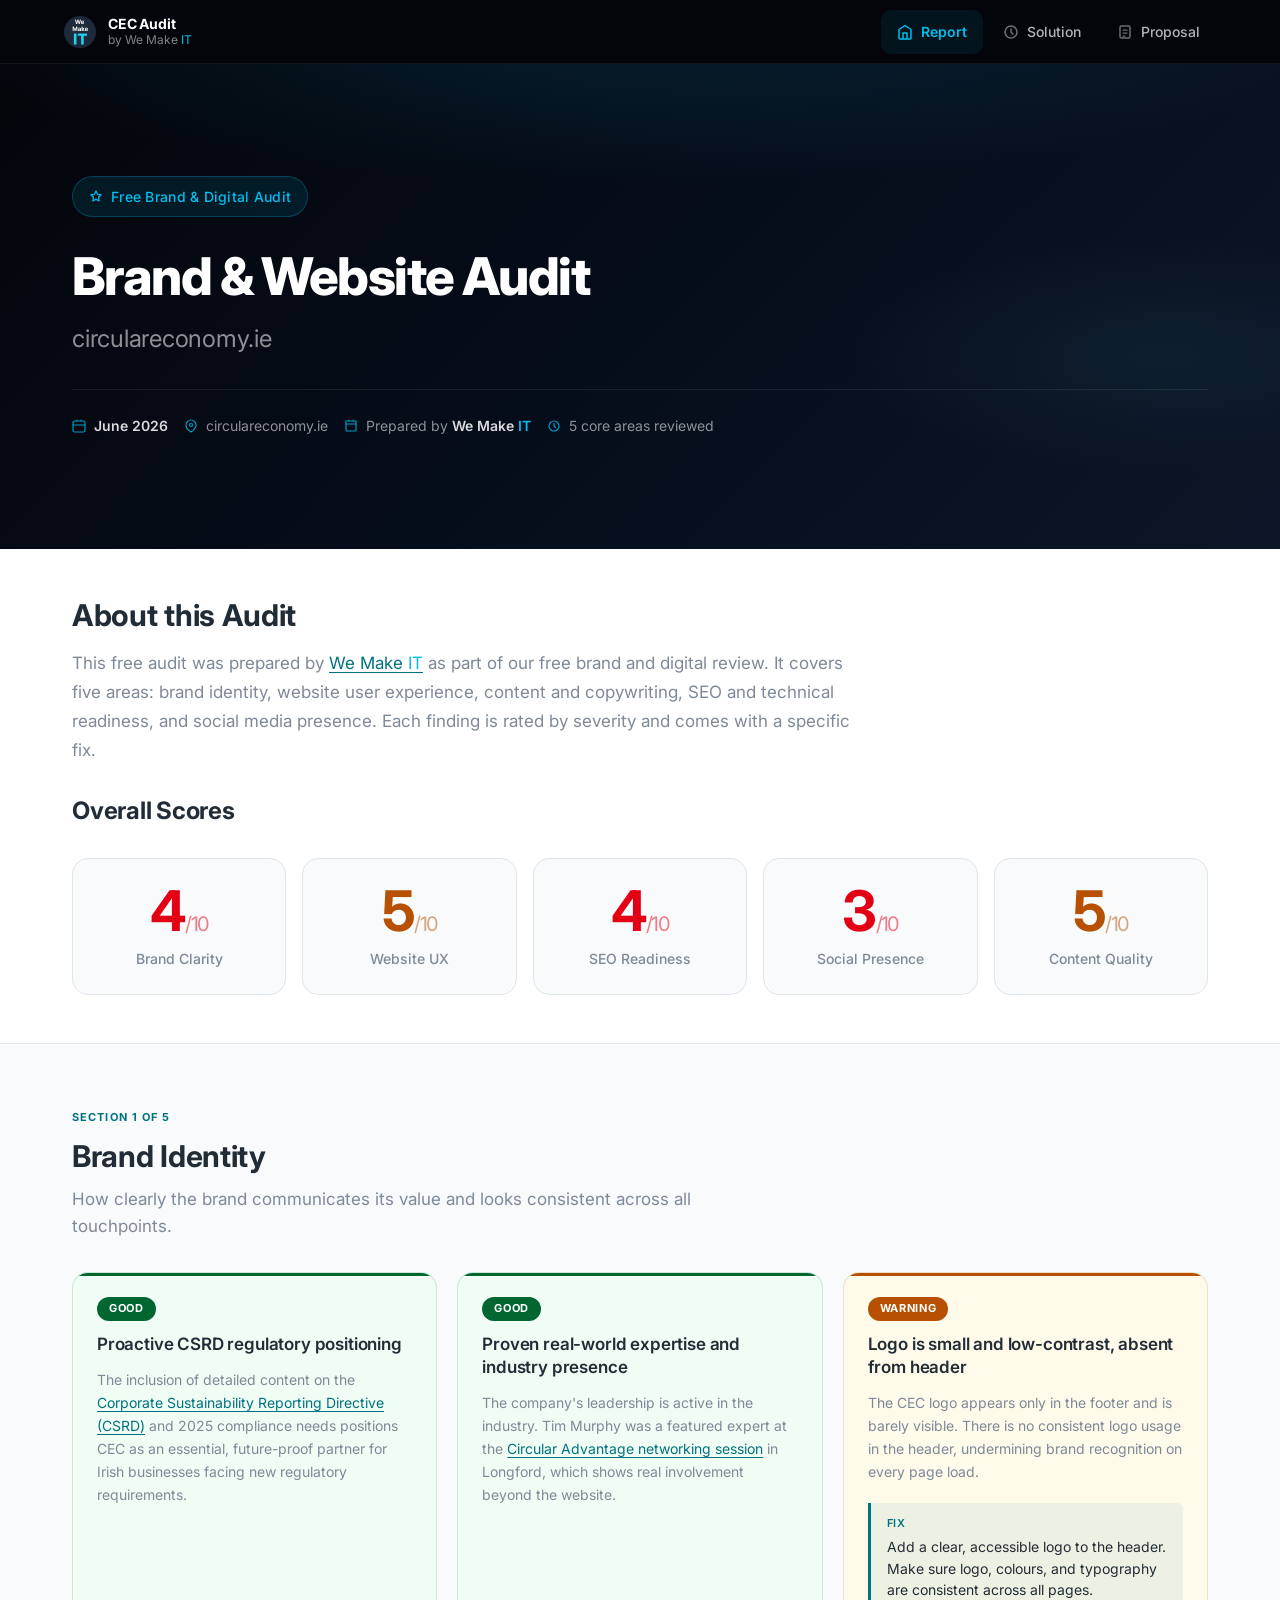
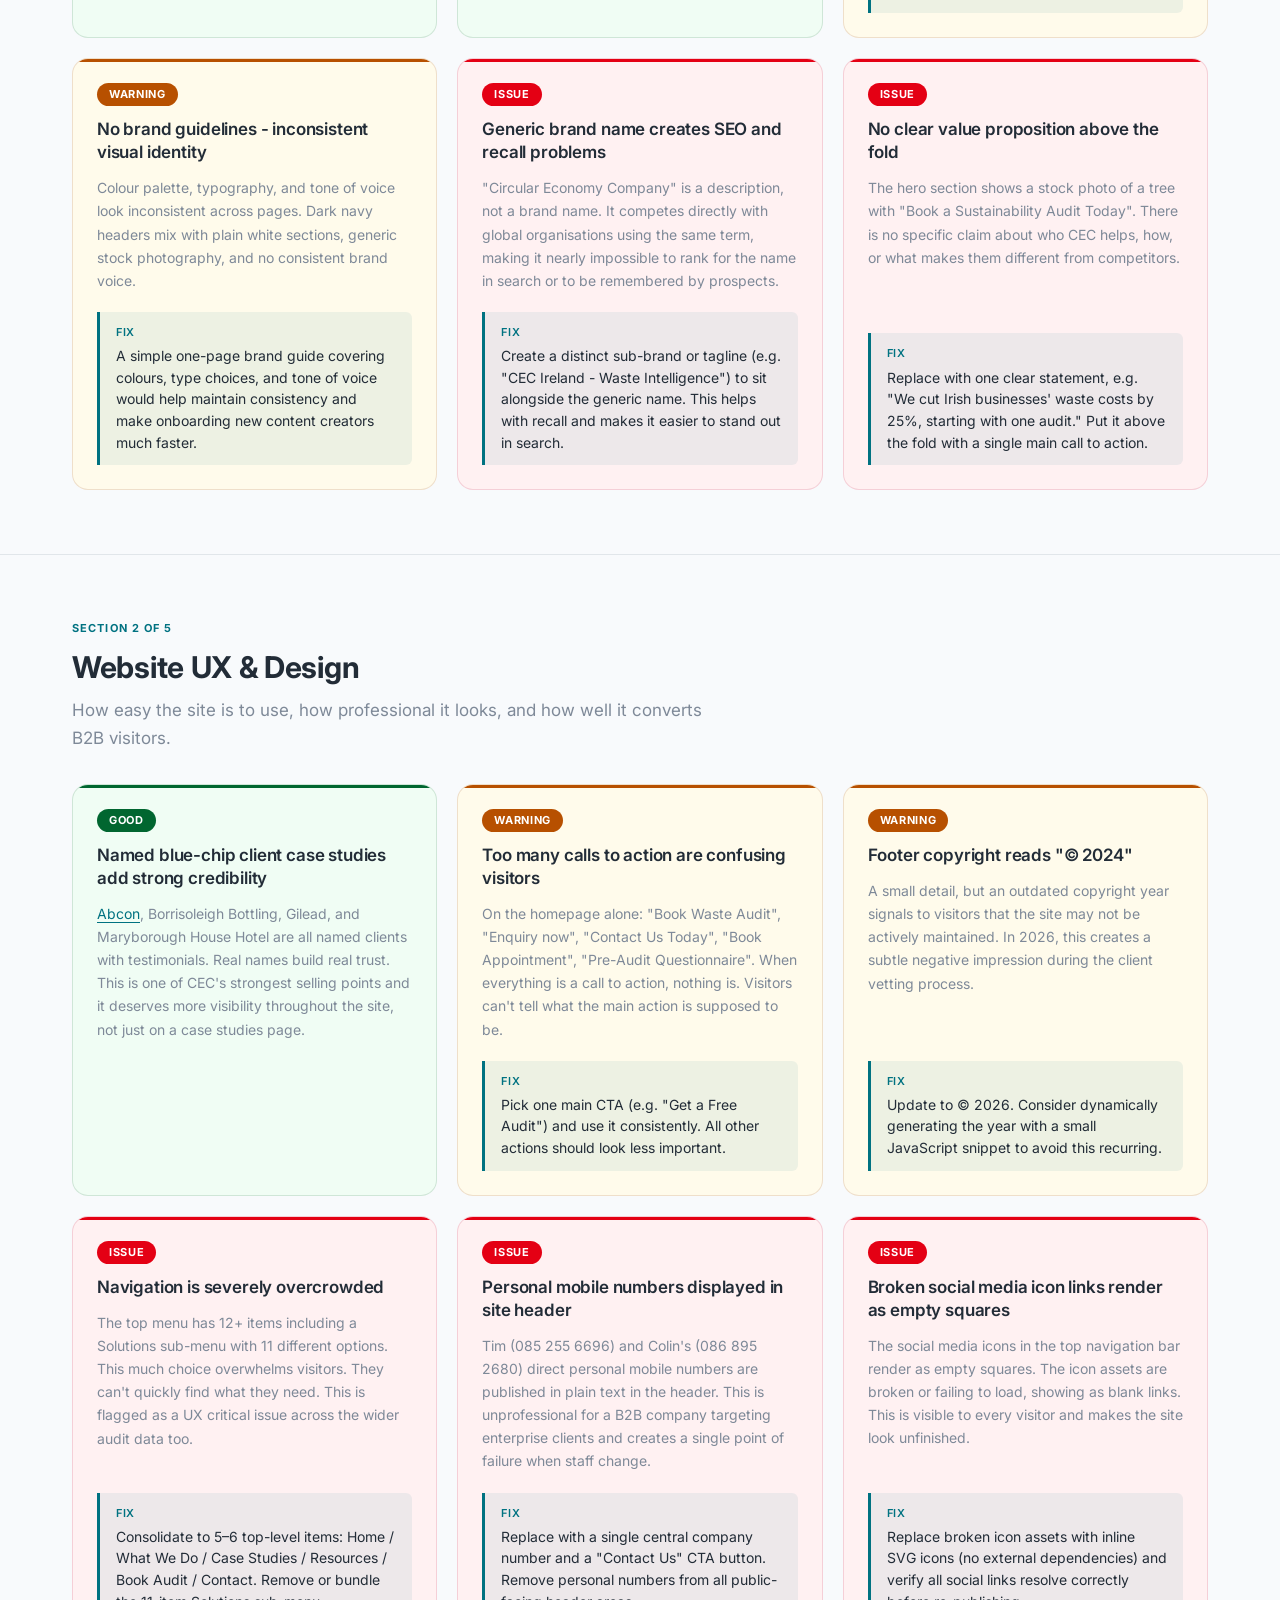
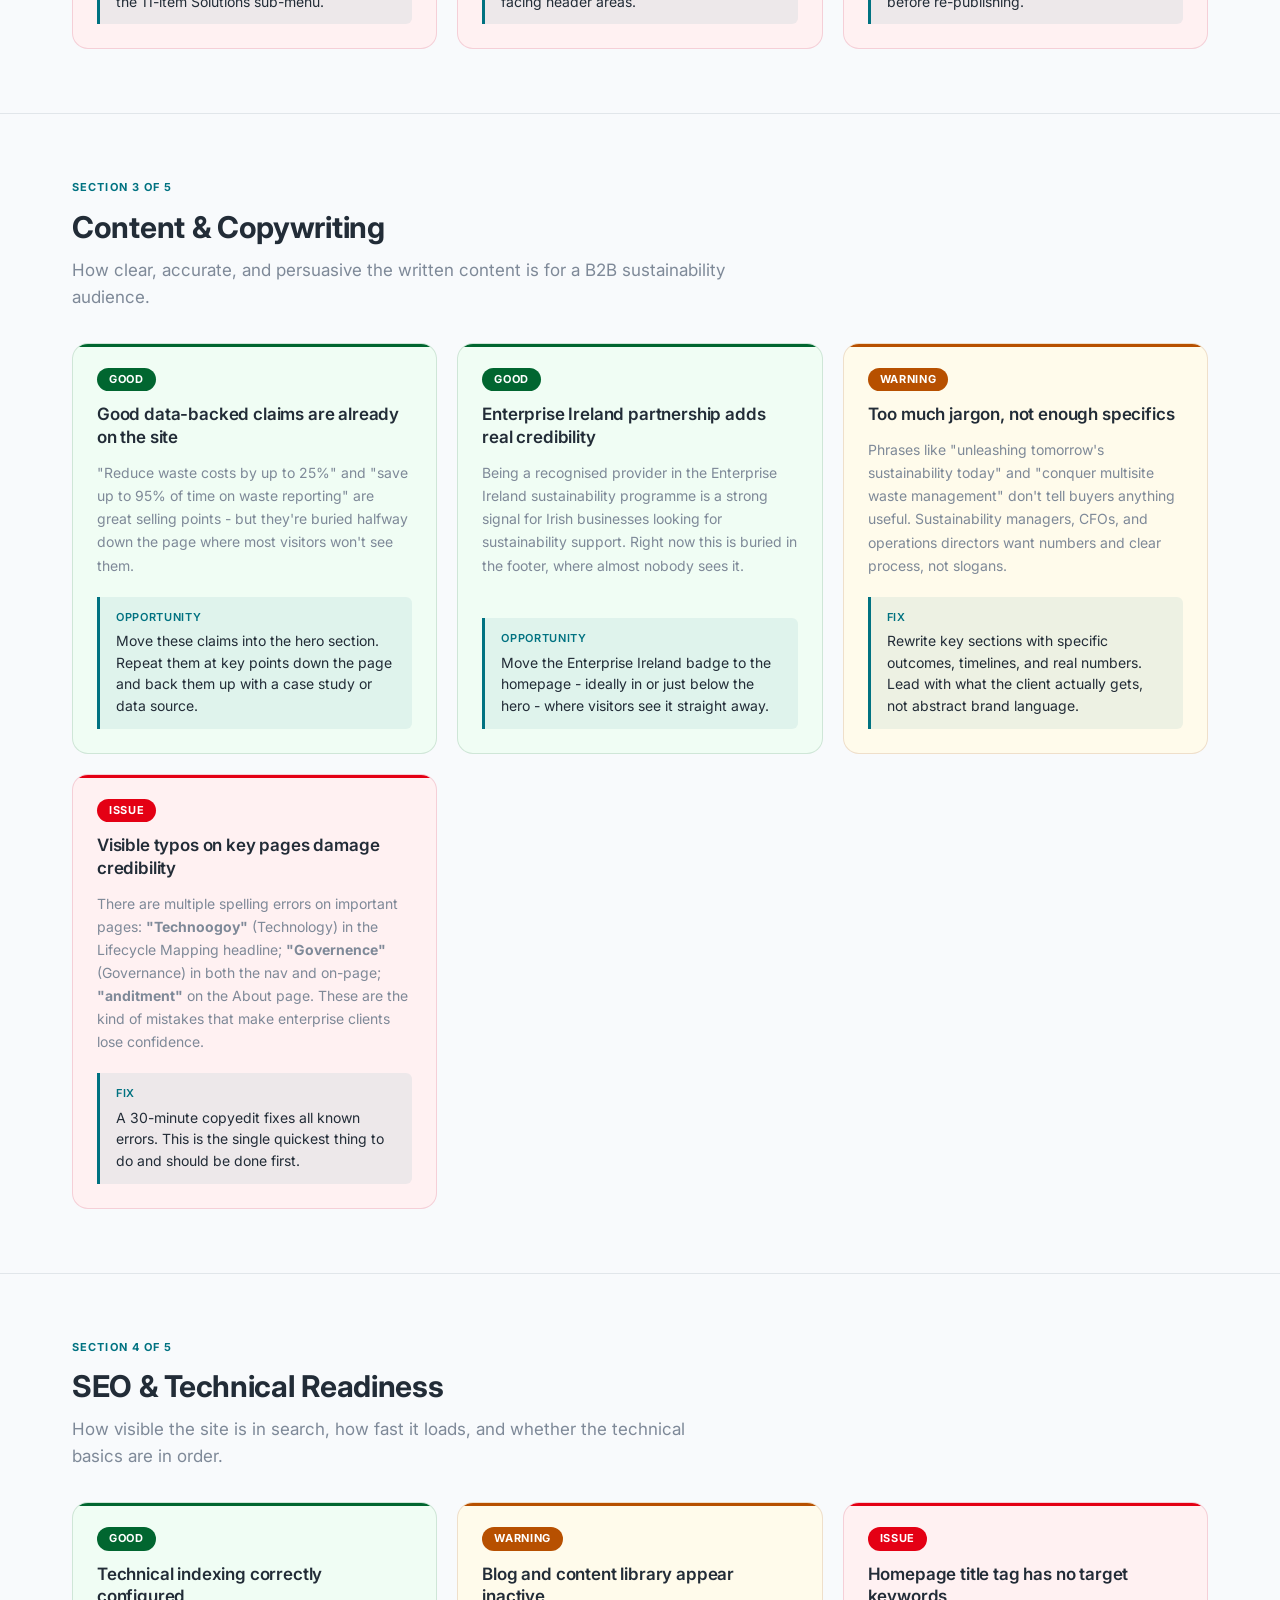
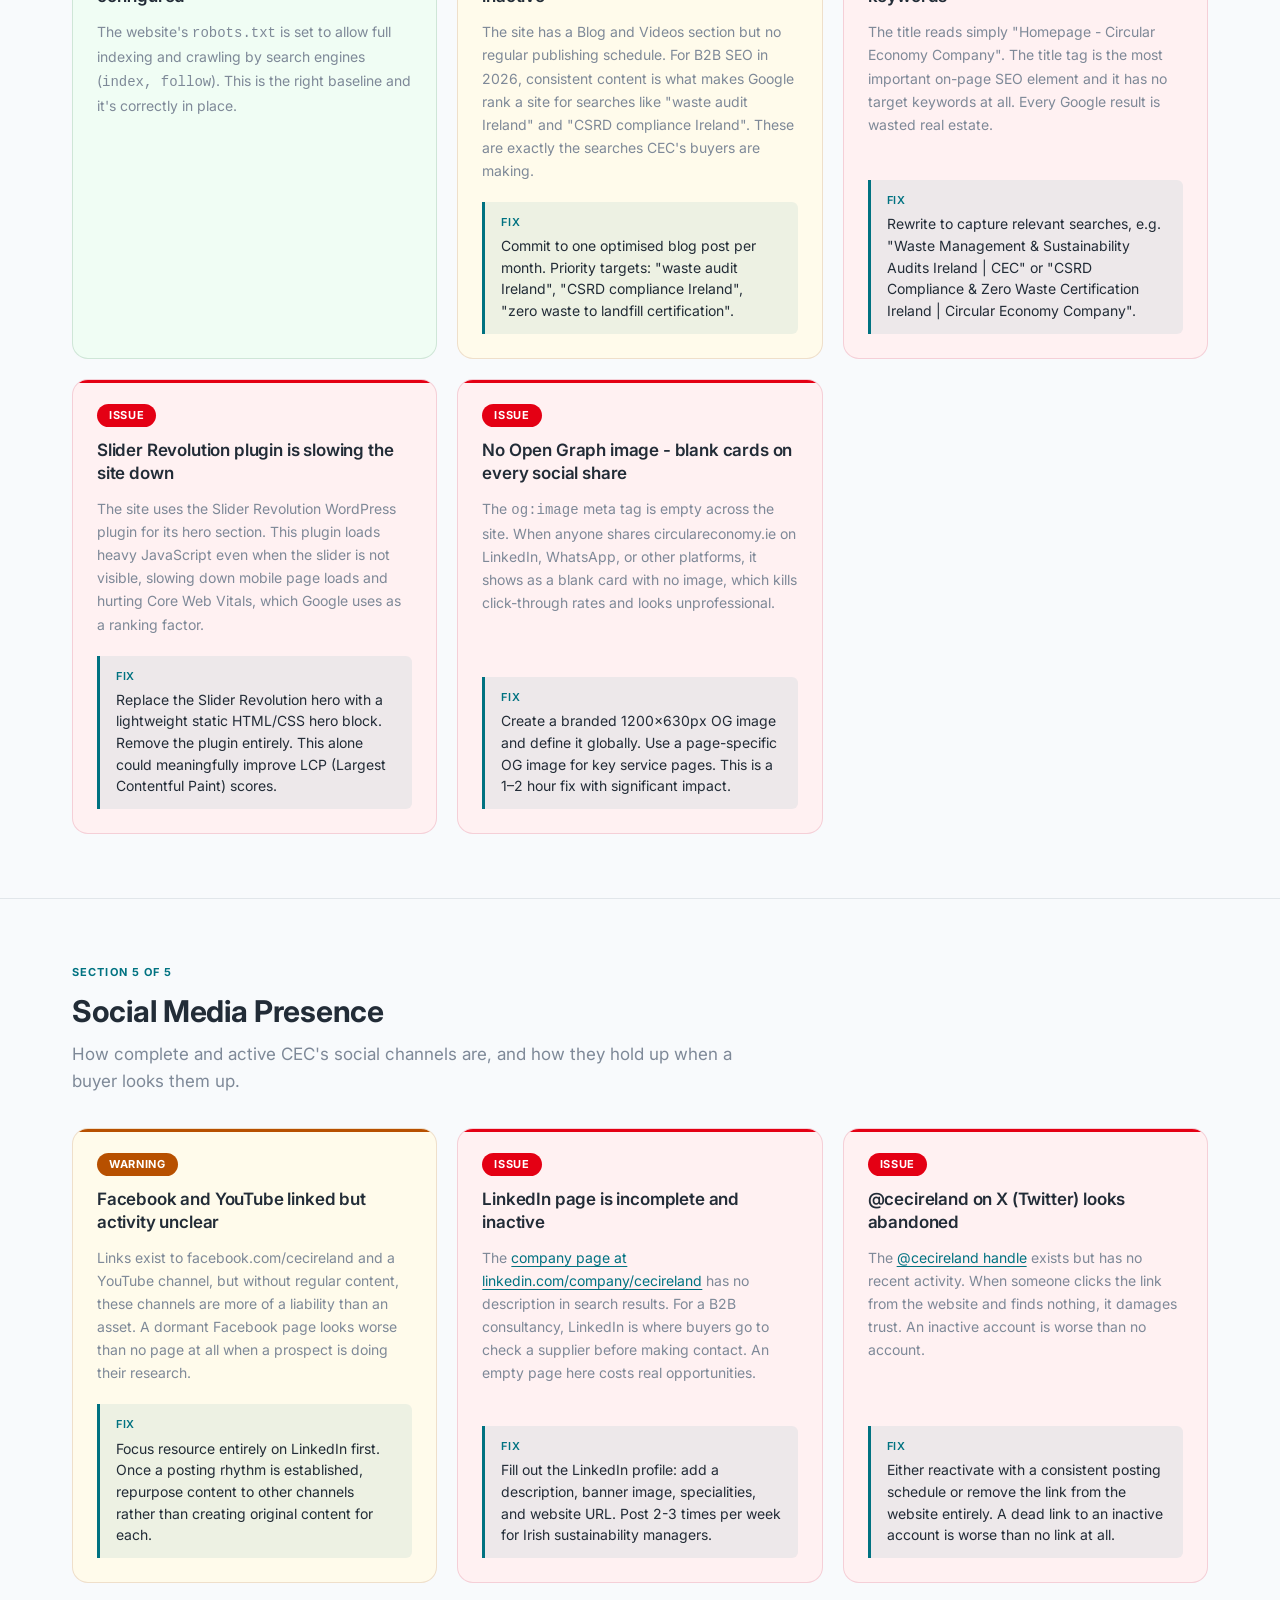
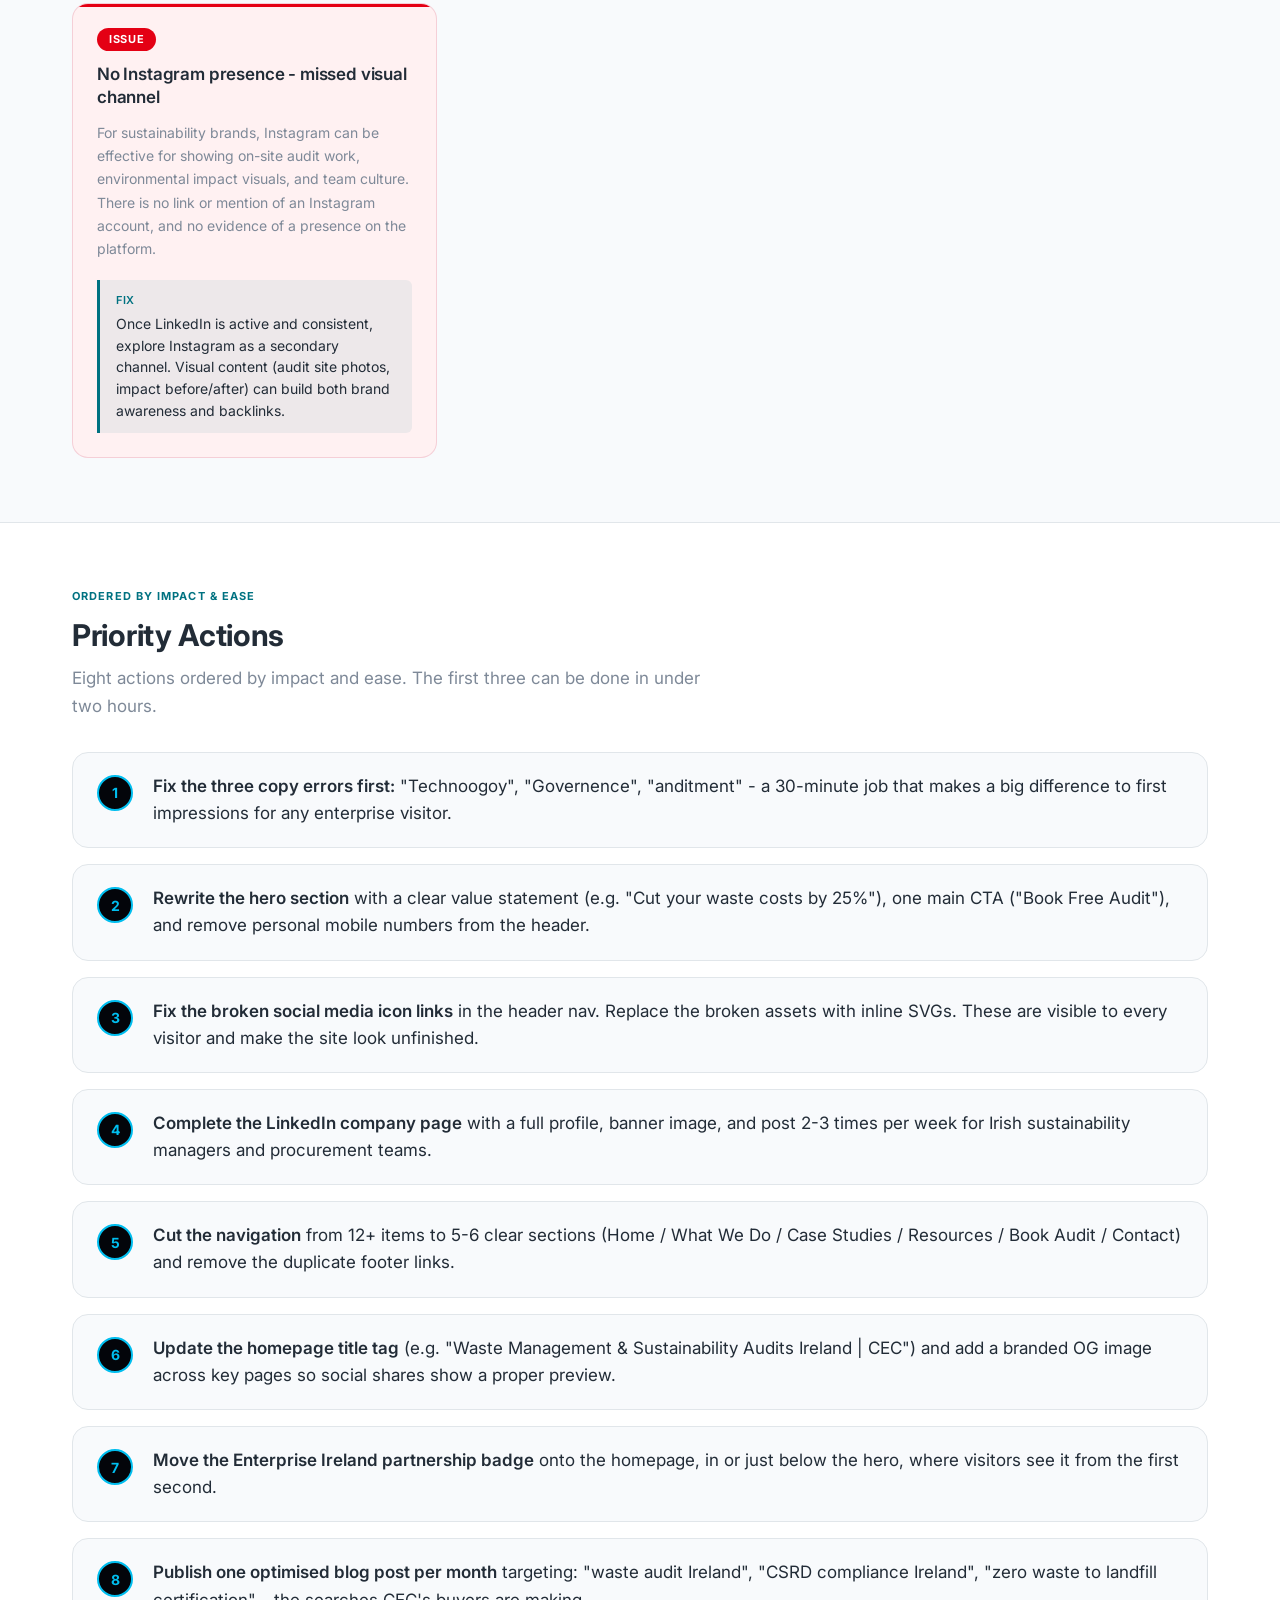
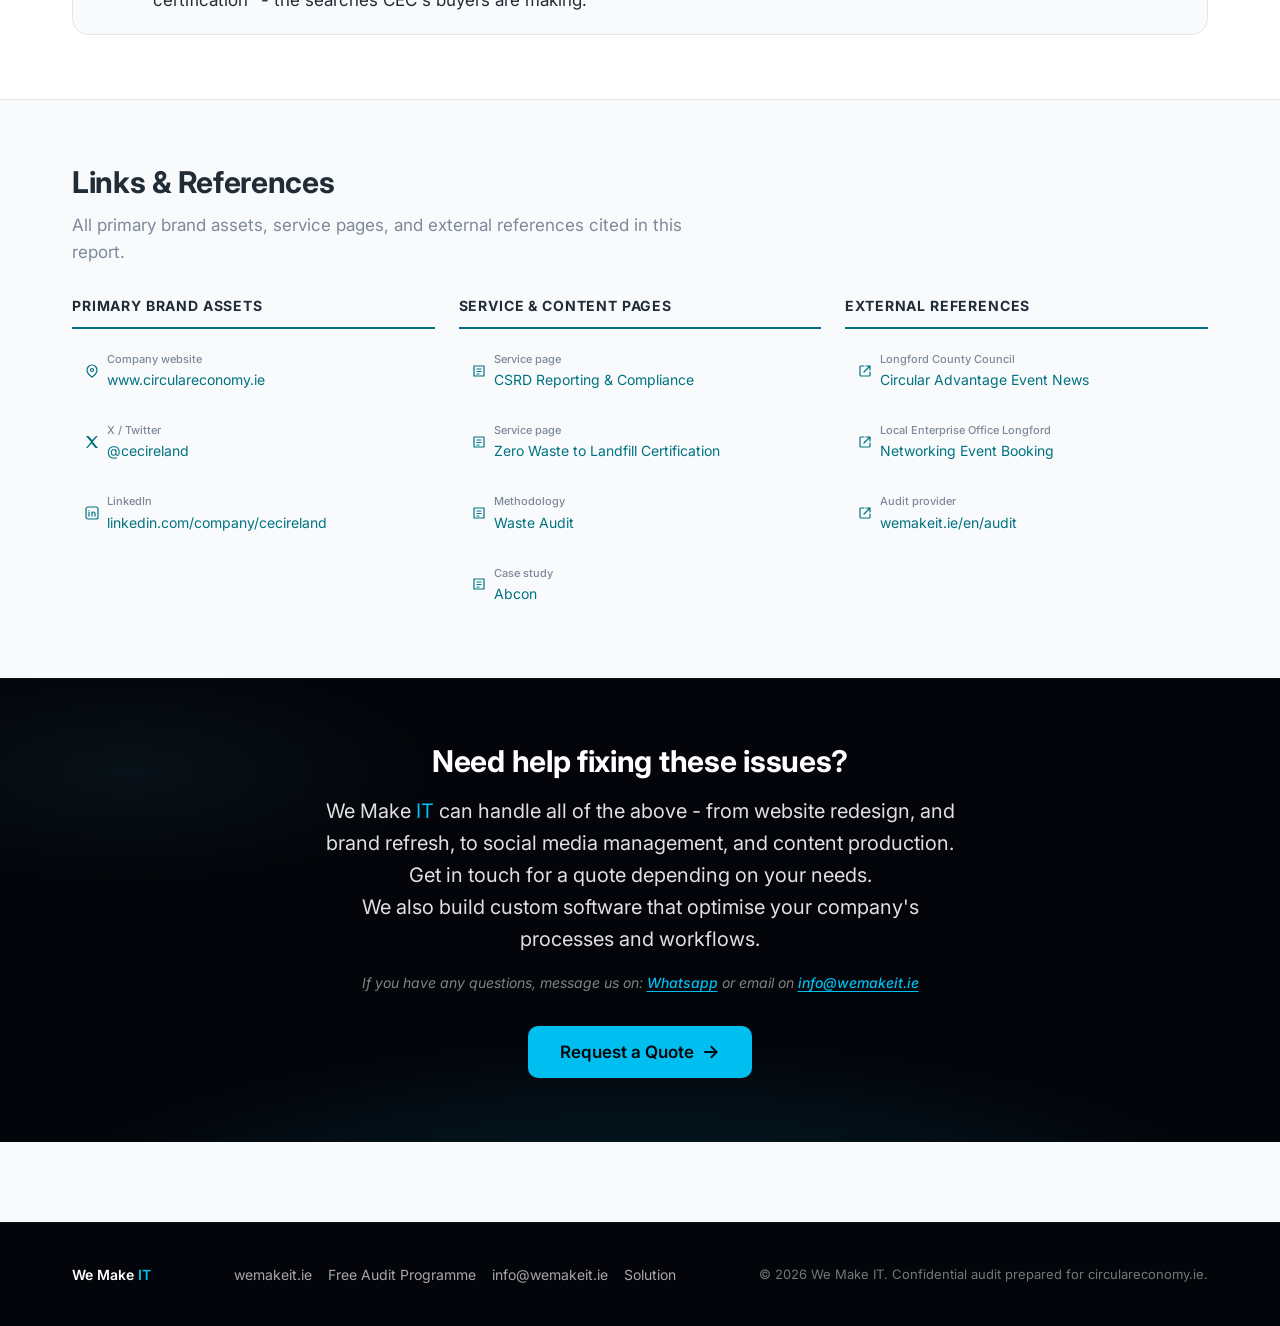
<file: index.html>
<!DOCTYPE html>
<html lang="en">
<head>
  <meta charset="UTF-8" />
  <meta name="viewport" content="width=device-width, initial-scale=1.0" />
  <title>Brand &amp; Website Audit - circulareconomy.ie | by We Make IT</title>
  <meta name="description" content="A brand and digital audit of Circular Economy Company (circulareconomy.ie), covering brand identity, website UX, content, SEO, and social media. Prepared by We Make IT, June 2026." />
  <meta name="robots" content="noindex, nofollow" />

  <!-- Open Graph -->
  <meta property="og:type" content="website" />
  <meta property="og:title" content="Brand &amp; Website Audit - circulareconomy.ie" />
  <meta property="og:description" content="Brand and digital audit by We Make IT, covering UX, SEO, content, and social media for circulareconomy.ie." />
  <meta property="og:url" content="https://wemakeit.github.io/circulareconomy-audit/" />

  <!-- Favicon -->
  <link rel="icon" type="image/png" href="assets/logo_circle_small.png" />

  <!-- Fonts -->
  <link rel="preconnect" href="https://fonts.googleapis.com" />
  <link rel="preconnect" href="https://fonts.gstatic.com" crossorigin />
  <link href="https://fonts.googleapis.com/css2?family=Inter:ital,wght@0,300;0,400;0,500;0,600;0,700;0,800;1,400&display=swap" rel="stylesheet" />

  <link rel="stylesheet" href="css/style.css" />
</head>
<body>

  <!-- Skip to main content -->
  <a class="skip-link" href="#main-content">Skip to main content</a>

  <!-- ── Navigation ─────────────────────────────────────────── -->
  <nav class="site-nav" aria-label="Primary navigation">
    <div class="nav-inner">
      <a class="nav-brand" href="index.html" aria-label="CEC Audit - by We Make IT">
        <img src="assets/logo_circle_small.png" alt="" class="nav-brand-logo" width="32" height="32" aria-hidden="true" />
        <div class="nav-brand-text">
          <span class="nav-brand-name">CEC Audit</span>
          <span class="nav-brand-sub">by We Make <span class="brand-it">IT</span></span>
        </div>
      </a>

      <button class="nav-toggle" aria-controls="nav-links" aria-expanded="false" aria-label="Open navigation menu">
        <svg width="20" height="20" viewBox="0 0 20 20" fill="none" aria-hidden="true">
          <path d="M3 5h14M3 10h14M3 15h14" stroke="currentColor" stroke-width="1.75" stroke-linecap="round"/>
        </svg>
      </button>

      <ul class="nav-links" id="nav-links" role="list">
        <li><a class="nav-link" href="index.html" aria-current="page">
          <svg width="16" height="16" viewBox="0 0 16 16" fill="none" aria-hidden="true"><path d="M2 5.5l6-4 6 4V14a1 1 0 01-1 1H3a1 1 0 01-1-1V5.5z" stroke="currentColor" stroke-width="1.5" stroke-linejoin="round"/><path d="M6 15V9h4v6" stroke="currentColor" stroke-width="1.5" stroke-linejoin="round"/></svg>
          Report
        </a></li>
        <li><a class="nav-link" href="solution.html">
          <svg width="16" height="16" viewBox="0 0 16 16" fill="none" aria-hidden="true"><circle cx="8" cy="8" r="6" stroke="currentColor" stroke-width="1.5"/><path d="M8 5v3l2 2" stroke="currentColor" stroke-width="1.5" stroke-linecap="round" stroke-linejoin="round"/></svg>
          Solution
        </a></li>
        <li><a class="nav-link" href="proposal.html">
          <svg width="16" height="16" viewBox="0 0 16 16" fill="none" aria-hidden="true"><rect x="3" y="2" width="10" height="12" rx="1.5" stroke="currentColor" stroke-width="1.5"/><path d="M6 6h4M6 9h4M6 12h2" stroke="currentColor" stroke-width="1.25" stroke-linecap="round"/></svg>
          Proposal
        </a></li>
      </ul>
    </div>
  </nav>

  <!-- ── Hero ───────────────────────────────────────────────── -->
  <header class="hero" role="banner">
    <div class="container hero-inner">
      <div class="hero-eyebrow" aria-hidden="true">
        <svg width="14" height="14" viewBox="0 0 14 14" fill="none"><path d="M7 1l1.6 3.3 3.6.5-2.6 2.5.6 3.6L7 9.3l-3.2 1.6.6-3.6L1.8 4.8l3.6-.5L7 1z" stroke="currentColor" stroke-width="1.2" stroke-linejoin="round"/></svg>
        Free Brand &amp; Digital Audit
      </div>
      <h1 class="hero-title">
        Brand &amp; Website Audit
        <span>circulareconomy.ie</span>
      </h1>
      <div class="hero-meta" aria-label="Report details">
        <div class="hero-meta-item">
          <svg width="14" height="14" viewBox="0 0 14 14" fill="none" aria-hidden="true"><rect x="1" y="2" width="12" height="11" rx="1.5" stroke="currentColor" stroke-width="1.2"/><path d="M1 6h12M5 2V1M9 2V1" stroke="currentColor" stroke-width="1.2" stroke-linecap="round"/></svg>
          <span><strong>June 2026</strong></span>
        </div>
        <div class="hero-meta-item">
          <svg width="14" height="14" viewBox="0 0 14 14" fill="none" aria-hidden="true"><path d="M7 1C4.24 1 2 3.24 2 6c0 3.75 5 7 5 7s5-3.25 5-7c0-2.76-2.24-5-5-5z" stroke="currentColor" stroke-width="1.2"/><circle cx="7" cy="6" r="1.5" stroke="currentColor" stroke-width="1.2"/></svg>
          <span>circulareconomy.ie</span>
        </div>
        <div class="hero-meta-item">
          <svg width="14" height="14" viewBox="0 0 14 14" fill="none" aria-hidden="true"><path d="M2 2h10v9a1 1 0 01-1 1H3a1 1 0 01-1-1V2z" stroke="currentColor" stroke-width="1.2"/><path d="M5 2V1M9 2V1M2 5h10" stroke="currentColor" stroke-width="1.2" stroke-linecap="round"/></svg>
          <span>Prepared by <strong>We Make <span class="brand-it">IT</span></strong></span>
        </div>
        <div class="hero-meta-item">
          <svg width="14" height="14" viewBox="0 0 14 14" fill="none" aria-hidden="true"><path d="M2 7c0-2.76 2.24-5 5-5s5 2.24 5 5-2.24 5-5 5-5-2.24-5-5z" stroke="currentColor" stroke-width="1.2"/><path d="M7 4.5V7l1.5 1.5" stroke="currentColor" stroke-width="1.2" stroke-linecap="round" stroke-linejoin="round"/></svg>
          <span>5 core areas reviewed</span>
        </div>
      </div>
    </div>
  </header>

  <!-- ── Main content ───────────────────────────────────────── -->
  <main id="main-content">

    <!-- About this audit -->
    <section class="scores-section" aria-labelledby="about-heading">
      <div class="container">
        <h2 id="about-heading" class="section-title" style="margin-bottom:var(--space-4)">About this Audit</h2>
        <p style="color:var(--color-text-sec);max-width:72ch;line-height:1.7;margin-bottom:var(--space-8)">
          This free audit was prepared by <a href="https://www.wemakeit.ie/en/audit" rel="noopener noreferrer" target="_blank">We Make <span class="brand-it">IT</span></a> as part of our free brand and digital review. It covers five areas: brand identity, website user experience, content and copywriting, SEO and technical readiness, and social media presence. Each finding is rated by severity and comes with a specific fix.
        </p>

        <!-- Scores -->
        <h3 class="section-title" style="font-size:var(--text-xl);margin-bottom:var(--space-6)">Overall Scores</h3>
        <div class="scores-grid" role="list" aria-label="Audit scores by category">
          <article class="score-card" data-score="4" role="listitem" aria-label="Brand Clarity score: 4 out of 10">
            <span class="score-number">4<span class="score-denom">/10</span></span>
            <p class="score-label">Brand Clarity</p>
          </article>
          <article class="score-card" data-score="5" role="listitem" aria-label="Website UX score: 5 out of 10">
            <span class="score-number">5<span class="score-denom">/10</span></span>
            <p class="score-label">Website UX</p>
          </article>
          <article class="score-card" data-score="4" role="listitem" aria-label="SEO Readiness score: 4 out of 10">
            <span class="score-number">4<span class="score-denom">/10</span></span>
            <p class="score-label">SEO Readiness</p>
          </article>
          <article class="score-card" data-score="3" role="listitem" aria-label="Social Presence score: 3 out of 10">
            <span class="score-number">3<span class="score-denom">/10</span></span>
            <p class="score-label">Social Presence</p>
          </article>
          <article class="score-card" data-score="5" role="listitem" aria-label="Content Quality score: 5 out of 10">
            <span class="score-number">5<span class="score-denom">/10</span></span>
            <p class="score-label">Content Quality</p>
          </article>
        </div>
      </div>
    </section>

    <!-- ── Section 1: Brand Identity ─────────────────────────── -->
    <section class="audit-section" aria-labelledby="brand-heading">
      <div class="container">
        <header class="section-header">
          <span class="section-number" aria-hidden="true">Section 1 of 5</span>
          <h2 class="section-title" id="brand-heading">Brand Identity</h2>
          <p class="section-subtitle">How clearly the brand communicates its value and looks consistent across all touchpoints.</p>
        </header>

        <div class="cards-grid">
          <!-- GOOD: CSRD positioning -->
          <article class="audit-card audit-card--good" aria-labelledby="brand-c5-title">
            <span class="card-badge badge-good" aria-hidden="true">Good</span>
            <h3 class="card-title" id="brand-c5-title">
              <span class="sr-only">Good: </span>Proactive CSRD regulatory positioning
            </h3>
            <p class="card-body">The inclusion of detailed content on the <a href="https://www.circulareconomy.ie/c-s-r-d-reporting-compliance" target="_blank" rel="noopener noreferrer">Corporate Sustainability Reporting Directive (CSRD)</a> and 2025 compliance needs positions CEC as an essential, future-proof partner for Irish businesses facing new regulatory requirements.</p>
          </article>

          <!-- GOOD: Tim Murphy / Longford event -->
          <article class="audit-card audit-card--good" aria-labelledby="brand-c6-title">
            <span class="card-badge badge-good" aria-hidden="true">Good</span>
            <h3 class="card-title" id="brand-c6-title">
              <span class="sr-only">Good: </span>Proven real-world expertise and industry presence
            </h3>
            <p class="card-body">The company's leadership is active in the industry. Tim Murphy was a featured expert at the <a href="https://www.longfordcoco.ie/your-council/news/longford-smes-invited-to-circular-advantage.html" target="_blank" rel="noopener noreferrer">Circular Advantage networking session</a> in Longford, which shows real involvement beyond the website.</p>
          </article>

          <!-- WARNING: Logo -->
          <article class="audit-card audit-card--warning" aria-labelledby="brand-c3-title">
            <span class="card-badge badge-warning" aria-hidden="true">Warning</span>
            <h3 class="card-title" id="brand-c3-title">
              <span class="sr-only">Warning: </span>Logo is small and low-contrast, absent from header
            </h3>
            <p class="card-body">The CEC logo appears only in the footer and is barely visible. There is no consistent logo usage in the header, undermining brand recognition on every page load.</p>
            <div class="card-fix" role="note" aria-label="Recommended fix">
              <strong>Fix</strong>
              Add a clear, accessible logo to the header. Make sure logo, colours, and typography are consistent across all pages.
            </div>
          </article>

          <!-- WARNING: No brand guidelines -->
          <article class="audit-card audit-card--warning" aria-labelledby="brand-c4-title">
            <span class="card-badge badge-warning" aria-hidden="true">Warning</span>
            <h3 class="card-title" id="brand-c4-title">
              <span class="sr-only">Warning: </span>No brand guidelines - inconsistent visual identity
            </h3>
            <p class="card-body">Colour palette, typography, and tone of voice look inconsistent across pages. Dark navy headers mix with plain white sections, generic stock photography, and no consistent brand voice.</p>
            <div class="card-fix" role="note" aria-label="Recommended fix">
              <strong>Fix</strong>
              A simple one-page brand guide covering colours, type choices, and tone of voice would help maintain consistency and make onboarding new content creators much faster.
            </div>
          </article>

          <!-- ISSUE: Generic brand name -->
          <article class="audit-card audit-card--issue" aria-labelledby="brand-c1-title">
            <span class="card-badge badge-issue" aria-hidden="true">Issue</span>
            <h3 class="card-title" id="brand-c1-title">
              <span class="sr-only">Issue: </span>Generic brand name creates SEO and recall problems
            </h3>
            <p class="card-body">"Circular Economy Company" is a description, not a brand name. It competes directly with global organisations using the same term, making it nearly impossible to rank for the name in search or to be remembered by prospects.</p>
            <div class="card-fix" role="note" aria-label="Recommended fix">
              <strong>Fix</strong>
              Create a distinct sub-brand or tagline (e.g. "CEC Ireland - Waste Intelligence") to sit alongside the generic name. This helps with recall and makes it easier to stand out in search.
            </div>
          </article>

          <!-- ISSUE: No value prop above fold -->
          <article class="audit-card audit-card--issue" aria-labelledby="brand-c2-title">
            <span class="card-badge badge-issue" aria-hidden="true">Issue</span>
            <h3 class="card-title" id="brand-c2-title">
              <span class="sr-only">Issue: </span>No clear value proposition above the fold
            </h3>
            <p class="card-body">The hero section shows a stock photo of a tree with "Book a Sustainability Audit Today". There is no specific claim about who CEC helps, how, or what makes them different from competitors.</p>
            <div class="card-fix" role="note" aria-label="Recommended fix">
              <strong>Fix</strong>
              Replace with one clear statement, e.g. "We cut Irish businesses' waste costs by 25%, starting with one audit." Put it above the fold with a single main call to action.
            </div>
          </article>
        </div>
      </div>
    </section>

    <!-- ── Section 2: Website UX & Design ────────────────────── -->
    <section class="audit-section" aria-labelledby="ux-heading">
      <div class="container">
        <header class="section-header">
          <span class="section-number" aria-hidden="true">Section 2 of 5</span>
          <h2 class="section-title" id="ux-heading">Website UX &amp; Design</h2>
          <p class="section-subtitle">How easy the site is to use, how professional it looks, and how well it converts B2B visitors.</p>
        </header>

        <div class="cards-grid">
          <!-- GOOD: Named case studies -->
          <article class="audit-card audit-card--good" aria-labelledby="ux-c6-title">
            <span class="card-badge badge-good" aria-hidden="true">Good</span>
            <h3 class="card-title" id="ux-c6-title">
              <span class="sr-only">Good: </span>Named blue-chip client case studies add strong credibility
            </h3>
            <p class="card-body">
              <a href="https://www.circulareconomy.ie/case-studies/abcon" target="_blank" rel="noopener noreferrer">Abcon</a>, Borrisoleigh Bottling, Gilead, and Maryborough House Hotel are all named clients with testimonials. Real names build real trust. This is one of CEC's strongest selling points and it deserves more visibility throughout the site, not just on a case studies page.
            </p>
          </article>

          <!-- WARNING: Multiple CTAs -->
          <article class="audit-card audit-card--warning" aria-labelledby="ux-c4-title">
            <span class="card-badge badge-warning" aria-hidden="true">Warning</span>
            <h3 class="card-title" id="ux-c4-title">
              <span class="sr-only">Warning: </span>Too many calls to action are confusing visitors
            </h3>
            <p class="card-body">On the homepage alone: "Book Waste Audit", "Enquiry now", "Contact Us Today", "Book Appointment", "Pre-Audit Questionnaire". When everything is a call to action, nothing is. Visitors can't tell what the main action is supposed to be.</p>
            <div class="card-fix" role="note" aria-label="Recommended fix">
              <strong>Fix</strong>
              Pick one main CTA (e.g. "Get a Free Audit") and use it consistently. All other actions should look less important.
            </div>
          </article>

          <!-- WARNING: Copyright year -->
          <article class="audit-card audit-card--warning" aria-labelledby="ux-c5-title">
            <span class="card-badge badge-warning" aria-hidden="true">Warning</span>
            <h3 class="card-title" id="ux-c5-title">
              <span class="sr-only">Warning: </span>Footer copyright reads "&copy; 2024"
            </h3>
            <p class="card-body">A small detail, but an outdated copyright year signals to visitors that the site may not be actively maintained. In 2026, this creates a subtle negative impression during the client vetting process.</p>
            <div class="card-fix" role="note" aria-label="Recommended fix">
              <strong>Fix</strong>
              Update to © 2026. Consider dynamically generating the year with a small JavaScript snippet to avoid this recurring.
            </div>
          </article>

          <!-- ISSUE: Overcrowded nav -->
          <article class="audit-card audit-card--issue" aria-labelledby="ux-c1-title">
            <span class="card-badge badge-issue" aria-hidden="true">Issue</span>
            <h3 class="card-title" id="ux-c1-title">
              <span class="sr-only">Issue: </span>Navigation is severely overcrowded
            </h3>
            <p class="card-body">The top menu has 12+ items including a Solutions sub-menu with 11 different options. This much choice overwhelms visitors. They can't quickly find what they need. This is flagged as a UX critical issue across the wider audit data too.</p>
            <div class="card-fix" role="note" aria-label="Recommended fix">
              <strong>Fix</strong>
              Consolidate to 5–6 top-level items: Home / What We Do / Case Studies / Resources / Book Audit / Contact. Remove or bundle the 11-item Solutions sub-menu.
            </div>
          </article>

          <!-- ISSUE: Personal phone numbers -->
          <article class="audit-card audit-card--issue" aria-labelledby="ux-c2-title">
            <span class="card-badge badge-issue" aria-hidden="true">Issue</span>
            <h3 class="card-title" id="ux-c2-title">
              <span class="sr-only">Issue: </span>Personal mobile numbers displayed in site header
            </h3>
            <p class="card-body">Tim (085 255 6696) and Colin's (086 895 2680) direct personal mobile numbers are published in plain text in the header. This is unprofessional for a B2B company targeting enterprise clients and creates a single point of failure when staff change.</p>
            <div class="card-fix" role="note" aria-label="Recommended fix">
              <strong>Fix</strong>
              Replace with a single central company number and a "Contact Us" CTA button. Remove personal numbers from all public-facing header areas.
            </div>
          </article>

          <!-- ISSUE: Broken social icons -->
          <article class="audit-card audit-card--issue" aria-labelledby="ux-c3-title">
            <span class="card-badge badge-issue" aria-hidden="true">Issue</span>
            <h3 class="card-title" id="ux-c3-title">
              <span class="sr-only">Issue: </span>Broken social media icon links render as empty squares
            </h3>
            <p class="card-body">The social media icons in the top navigation bar render as empty squares. The icon assets are broken or failing to load, showing as blank links. This is visible to every visitor and makes the site look unfinished.</p>
            <div class="card-fix" role="note" aria-label="Recommended fix">
              <strong>Fix</strong>
              Replace broken icon assets with inline SVG icons (no external dependencies) and verify all social links resolve correctly before re-publishing.
            </div>
          </article>
        </div>
      </div>
    </section>

    <!-- ── Section 3: Content & Copywriting ──────────────────── -->
    <section class="audit-section" aria-labelledby="content-heading">
      <div class="container">
        <header class="section-header">
          <span class="section-number" aria-hidden="true">Section 3 of 5</span>
          <h2 class="section-title" id="content-heading">Content &amp; Copywriting</h2>
          <p class="section-subtitle">How clear, accurate, and persuasive the written content is for a B2B sustainability audience.</p>
        </header>

        <div class="cards-grid">
          <!-- GOOD: Anchor claims -->
          <article class="audit-card audit-card--good" aria-labelledby="content-c3-title">
            <span class="card-badge badge-good" aria-hidden="true">Good</span>
            <h3 class="card-title" id="content-c3-title">
              <span class="sr-only">Good: </span>Good data-backed claims are already on the site
            </h3>
            <p class="card-body">"Reduce waste costs by up to 25%" and "save up to 95% of time on waste reporting" are great selling points - but they're buried halfway down the page where most visitors won't see them.</p>
            <div class="card-fix" role="note" aria-label="Opportunity">
              <strong>Opportunity</strong>
              Move these claims into the hero section. Repeat them at key points down the page and back them up with a case study or data source.
            </div>
          </article>

          <!-- GOOD: Enterprise Ireland -->
          <article class="audit-card audit-card--good" aria-labelledby="content-c4-title">
            <span class="card-badge badge-good" aria-hidden="true">Good</span>
            <h3 class="card-title" id="content-c4-title">
              <span class="sr-only">Good: </span>Enterprise Ireland partnership adds real credibility
            </h3>
            <p class="card-body">Being a recognised provider in the Enterprise Ireland sustainability programme is a strong signal for Irish businesses looking for sustainability support. Right now this is buried in the footer, where almost nobody sees it.</p>
            <div class="card-fix" role="note" aria-label="Opportunity">
              <strong>Opportunity</strong>
              Move the Enterprise Ireland badge to the homepage - ideally in or just below the hero - where visitors see it straight away.
            </div>
          </article>

          <!-- WARNING: Jargon -->
          <article class="audit-card audit-card--warning" aria-labelledby="content-c2-title">
            <span class="card-badge badge-warning" aria-hidden="true">Warning</span>
            <h3 class="card-title" id="content-c2-title">
              <span class="sr-only">Warning: </span>Too much jargon, not enough specifics
            </h3>
            <p class="card-body">Phrases like "unleashing tomorrow's sustainability today" and "conquer multisite waste management" don't tell buyers anything useful. Sustainability managers, CFOs, and operations directors want numbers and clear process, not slogans.</p>
            <div class="card-fix" role="note" aria-label="Recommended fix">
              <strong>Fix</strong>
              Rewrite key sections with specific outcomes, timelines, and real numbers. Lead with what the client actually gets, not abstract brand language.
            </div>
          </article>

          <!-- ISSUE: Typos -->
          <article class="audit-card audit-card--issue" aria-labelledby="content-c1-title">
            <span class="card-badge badge-issue" aria-hidden="true">Issue</span>
            <h3 class="card-title" id="content-c1-title">
              <span class="sr-only">Issue: </span>Visible typos on key pages damage credibility
            </h3>
            <p class="card-body">
              There are multiple spelling errors on important pages: <strong>"Technoogoy"</strong> (Technology) in the Lifecycle Mapping headline; <strong>"Governence"</strong> (Governance) in both the nav and on-page; <strong>"anditment"</strong> on the About page. These are the kind of mistakes that make enterprise clients lose confidence.
            </p>
            <div class="card-fix" role="note" aria-label="Recommended fix">
              <strong>Fix</strong>
              A 30-minute copyedit fixes all known errors. This is the single quickest thing to do and should be done first.
            </div>
          </article>
        </div>
      </div>
    </section>

    <!-- ── Section 4: SEO & Technical ────────────────────────── -->
    <section class="audit-section" aria-labelledby="seo-heading">
      <div class="container">
        <header class="section-header">
          <span class="section-number" aria-hidden="true">Section 4 of 5</span>
          <h2 class="section-title" id="seo-heading">SEO &amp; Technical Readiness</h2>
          <p class="section-subtitle">How visible the site is in search, how fast it loads, and whether the technical basics are in order.</p>
        </header>

        <div class="cards-grid">
          <!-- GOOD: robots.txt -->
          <article class="audit-card audit-card--good" aria-labelledby="seo-c5-title">
            <span class="card-badge badge-good" aria-hidden="true">Good</span>
            <h3 class="card-title" id="seo-c5-title">
              <span class="sr-only">Good: </span>Technical indexing correctly configured
            </h3>
            <p class="card-body">The website's <code>robots.txt</code> is set to allow full indexing and crawling by search engines (<code>index, follow</code>). This is the right baseline and it's correctly in place.</p>
          </article>

          <!-- WARNING: Inactive blog -->
          <article class="audit-card audit-card--warning" aria-labelledby="seo-c4-title">
            <span class="card-badge badge-warning" aria-hidden="true">Warning</span>
            <h3 class="card-title" id="seo-c4-title">
              <span class="sr-only">Warning: </span>Blog and content library appear inactive
            </h3>
            <p class="card-body">The site has a Blog and Videos section but no regular publishing schedule. For B2B SEO in 2026, consistent content is what makes Google rank a site for searches like "waste audit Ireland" and "CSRD compliance Ireland". These are exactly the searches CEC's buyers are making.</p>
            <div class="card-fix" role="note" aria-label="Recommended fix">
              <strong>Fix</strong>
              Commit to one optimised blog post per month. Priority targets: "waste audit Ireland", "CSRD compliance Ireland", "zero waste to landfill certification".
            </div>
          </article>

          <!-- ISSUE: Title tag -->
          <article class="audit-card audit-card--issue" aria-labelledby="seo-c1-title">
            <span class="card-badge badge-issue" aria-hidden="true">Issue</span>
            <h3 class="card-title" id="seo-c1-title">
              <span class="sr-only">Issue: </span>Homepage title tag has no target keywords
            </h3>
            <p class="card-body">The title reads simply "Homepage - Circular Economy Company". The title tag is the most important on-page SEO element and it has no target keywords at all. Every Google result is wasted real estate.</p>
            <div class="card-fix" role="note" aria-label="Recommended fix">
              <strong>Fix</strong>
              Rewrite to capture relevant searches, e.g. "Waste Management &amp; Sustainability Audits Ireland | CEC" or "CSRD Compliance &amp; Zero Waste Certification Ireland | Circular Economy Company".
            </div>
          </article>

          <!-- ISSUE: Slider Revolution -->
          <article class="audit-card audit-card--issue" aria-labelledby="seo-c2-title">
            <span class="card-badge badge-issue" aria-hidden="true">Issue</span>
            <h3 class="card-title" id="seo-c2-title">
              <span class="sr-only">Issue: </span>Slider Revolution plugin is slowing the site down
            </h3>
            <p class="card-body">The site uses the Slider Revolution WordPress plugin for its hero section. This plugin loads heavy JavaScript even when the slider is not visible, slowing down mobile page loads and hurting Core Web Vitals, which Google uses as a ranking factor.</p>
            <div class="card-fix" role="note" aria-label="Recommended fix">
              <strong>Fix</strong>
              Replace the Slider Revolution hero with a lightweight static HTML/CSS hero block. Remove the plugin entirely. This alone could meaningfully improve LCP (Largest Contentful Paint) scores.
            </div>
          </article>

          <!-- ISSUE: No OG image -->
          <article class="audit-card audit-card--issue" aria-labelledby="seo-c3-title">
            <span class="card-badge badge-issue" aria-hidden="true">Issue</span>
            <h3 class="card-title" id="seo-c3-title">
              <span class="sr-only">Issue: </span>No Open Graph image - blank cards on every social share
            </h3>
            <p class="card-body">The <code>og:image</code> meta tag is empty across the site. When anyone shares circulareconomy.ie on LinkedIn, WhatsApp, or other platforms, it shows as a blank card with no image, which kills click-through rates and looks unprofessional.</p>
            <div class="card-fix" role="note" aria-label="Recommended fix">
              <strong>Fix</strong>
              Create a branded 1200×630px OG image and define it globally. Use a page-specific OG image for key service pages. This is a 1–2 hour fix with significant impact.
            </div>
          </article>
        </div>
      </div>
    </section>

    <!-- ── Section 5: Social Media ────────────────────────────── -->
    <section class="audit-section" aria-labelledby="social-heading">
      <div class="container">
        <header class="section-header">
          <span class="section-number" aria-hidden="true">Section 5 of 5</span>
          <h2 class="section-title" id="social-heading">Social Media Presence</h2>
          <p class="section-subtitle">How complete and active CEC's social channels are, and how they hold up when a buyer looks them up.</p>
        </header>

        <div class="cards-grid">
          <!-- WARNING: Facebook/YouTube -->
          <article class="audit-card audit-card--warning" aria-labelledby="social-c4-title">
            <span class="card-badge badge-warning" aria-hidden="true">Warning</span>
            <h3 class="card-title" id="social-c4-title">
              <span class="sr-only">Warning: </span>Facebook and YouTube linked but activity unclear
            </h3>
            <p class="card-body">Links exist to facebook.com/cecireland and a YouTube channel, but without regular content, these channels are more of a liability than an asset. A dormant Facebook page looks worse than no page at all when a prospect is doing their research.</p>
            <div class="card-fix" role="note" aria-label="Recommended fix">
              <strong>Fix</strong>
              Focus resource entirely on LinkedIn first. Once a posting rhythm is established, repurpose content to other channels rather than creating original content for each.
            </div>
          </article>

          <!-- ISSUE: LinkedIn -->
          <article class="audit-card audit-card--issue" aria-labelledby="social-c1-title">
            <span class="card-badge badge-issue" aria-hidden="true">Issue</span>
            <h3 class="card-title" id="social-c1-title">
              <span class="sr-only">Issue: </span>LinkedIn page is incomplete and inactive
            </h3>
            <p class="card-body">The <a href="https://www.linkedin.com/company/cecireland" target="_blank" rel="noopener noreferrer">company page at linkedin.com/company/cecireland</a> has no description in search results. For a B2B consultancy, LinkedIn is where buyers go to check a supplier before making contact. An empty page here costs real opportunities.</p>
            <div class="card-fix" role="note" aria-label="Recommended fix">
              <strong>Fix</strong>
              Fill out the LinkedIn profile: add a description, banner image, specialities, and website URL. Post 2-3 times per week for Irish sustainability managers.
            </div>
          </article>

          <!-- ISSUE: X/Twitter abandoned -->
          <article class="audit-card audit-card--issue" aria-labelledby="social-c2-title">
            <span class="card-badge badge-issue" aria-hidden="true">Issue</span>
            <h3 class="card-title" id="social-c2-title">
              <span class="sr-only">Issue: </span>@cecireland on X (Twitter) looks abandoned
            </h3>
            <p class="card-body">The <a href="https://x.com/cecireland" target="_blank" rel="noopener noreferrer">@cecireland handle</a> exists but has no recent activity. When someone clicks the link from the website and finds nothing, it damages trust. An inactive account is worse than no account.</p>
            <div class="card-fix" role="note" aria-label="Recommended fix">
              <strong>Fix</strong>
              Either reactivate with a consistent posting schedule or remove the link from the website entirely. A dead link to an inactive account is worse than no link at all.
            </div>
          </article>

          <!-- ISSUE: No Instagram -->
          <article class="audit-card audit-card--issue" aria-labelledby="social-c3-title">
            <span class="card-badge badge-issue" aria-hidden="true">Issue</span>
            <h3 class="card-title" id="social-c3-title">
              <span class="sr-only">Issue: </span>No Instagram presence - missed visual channel
            </h3>
            <p class="card-body">For sustainability brands, Instagram can be effective for showing on-site audit work, environmental impact visuals, and team culture. There is no link or mention of an Instagram account, and no evidence of a presence on the platform.</p>
            <div class="card-fix" role="note" aria-label="Recommended fix">
              <strong>Fix</strong>
              Once LinkedIn is active and consistent, explore Instagram as a secondary channel. Visual content (audit site photos, impact before/after) can build both brand awareness and backlinks.
            </div>
          </article>
        </div>
      </div>
    </section>

    <!-- ── Priority Actions ───────────────────────────────────── -->
    <section class="priority-section" aria-labelledby="priority-heading">
      <div class="container">
        <header class="section-header">
          <span class="section-number" aria-hidden="true">ordered by impact &amp; ease</span>
          <h2 class="section-title" id="priority-heading">Priority Actions</h2>
          <p class="section-subtitle">Eight actions ordered by impact and ease. The first three can be done in under two hours.</p>
        </header>

        <ol class="priority-list" aria-label="Priority actions, ordered by impact">
          <li class="priority-item">
            <span class="priority-num" aria-hidden="true">1</span>
            <p class="priority-text"><strong>Fix the three copy errors first:</strong> "Technoogoy", "Governence", "anditment" - a 30-minute job that makes a big difference to first impressions for any enterprise visitor.</p>
          </li>
          <li class="priority-item">
            <span class="priority-num" aria-hidden="true">2</span>
            <p class="priority-text"><strong>Rewrite the hero section</strong> with a clear value statement (e.g. "Cut your waste costs by 25%"), one main CTA ("Book Free Audit"), and remove personal mobile numbers from the header.</p>
          </li>
          <li class="priority-item">
            <span class="priority-num" aria-hidden="true">3</span>
            <p class="priority-text"><strong>Fix the broken social media icon links</strong> in the header nav. Replace the broken assets with inline SVGs. These are visible to every visitor and make the site look unfinished.</p>
          </li>
          <li class="priority-item">
            <span class="priority-num" aria-hidden="true">4</span>
            <p class="priority-text"><strong>Complete the LinkedIn company page</strong> with a full profile, banner image, and post 2-3 times per week for Irish sustainability managers and procurement teams.</p>
          </li>
          <li class="priority-item">
            <span class="priority-num" aria-hidden="true">5</span>
            <p class="priority-text"><strong>Cut the navigation</strong> from 12+ items to 5-6 clear sections (Home / What We Do / Case Studies / Resources / Book Audit / Contact) and remove the duplicate footer links.</p>
          </li>
          <li class="priority-item">
            <span class="priority-num" aria-hidden="true">6</span>
            <p class="priority-text"><strong>Update the homepage title tag</strong> (e.g. "Waste Management &amp; Sustainability Audits Ireland | CEC") and add a branded OG image across key pages so social shares show a proper preview.</p>
          </li>
          <li class="priority-item">
            <span class="priority-num" aria-hidden="true">7</span>
            <p class="priority-text"><strong>Move the Enterprise Ireland partnership badge</strong> onto the homepage, in or just below the hero, where visitors see it from the first second.</p>
          </li>
          <li class="priority-item">
            <span class="priority-num" aria-hidden="true">8</span>
            <p class="priority-text"><strong>Publish one optimised blog post per month</strong> targeting: "waste audit Ireland", "CSRD compliance Ireland", "zero waste to landfill certification" - the searches CEC's buyers are making.</p>
          </li>
        </ol>
      </div>
    </section>

    <!-- ── References ─────────────────────────────────────────── -->
    <section class="references-section" aria-labelledby="refs-heading">
      <div class="container">
        <header class="section-header">
          <h2 class="section-title" id="refs-heading">Links &amp; References</h2>
          <p class="section-subtitle">All primary brand assets, service pages, and external references cited in this report.</p>
        </header>

        <div class="references-grid">
          <div class="ref-group">
            <h3 class="ref-group-title">Primary Brand Assets</h3>
            <a class="ref-link" href="https://www.circulareconomy.ie" target="_blank" rel="noopener noreferrer">
              <svg width="14" height="14" viewBox="0 0 14 14" fill="none" aria-hidden="true"><path d="M7 1C4.24 1 2 3.24 2 6c0 3.75 5 7 5 7s5-3.25 5-7c0-2.76-2.24-5-5-5z" stroke="currentColor" stroke-width="1.2"/><circle cx="7" cy="6" r="1.5" stroke="currentColor" stroke-width="1.2"/></svg>
              <span><span class="ref-label">Company website</span>www.circulareconomy.ie</span>
            </a>
            <a class="ref-link" href="https://x.com/cecireland" target="_blank" rel="noopener noreferrer">
              <svg width="14" height="14" viewBox="0 0 14 14" fill="none" aria-hidden="true"><path d="M1 1l5 6L1 13h1.5l4-4.5L10.5 13H13L7.8 6.8 12.8 1H11L7.2 5.1 3.5 1H1z" fill="currentColor"/></svg>
              <span><span class="ref-label">X / Twitter</span>@cecireland</span>
            </a>
            <a class="ref-link" href="https://www.linkedin.com/company/cecireland" target="_blank" rel="noopener noreferrer">
              <svg width="14" height="14" viewBox="0 0 14 14" fill="none" aria-hidden="true"><rect x="1" y="1" width="12" height="12" rx="2" stroke="currentColor" stroke-width="1.2"/><path d="M4 6v4M4 4.5v.1M7 10V7.5c0-.83.67-1.5 1.5-1.5v0c.83 0 1.5.67 1.5 1.5V10M7 6v4" stroke="currentColor" stroke-width="1.2" stroke-linecap="round"/></svg>
              <span><span class="ref-label">LinkedIn</span>linkedin.com/company/cecireland</span>
            </a>
          </div>

          <div class="ref-group">
            <h3 class="ref-group-title">Service &amp; Content Pages</h3>
            <a class="ref-link" href="https://www.circulareconomy.ie/c-s-r-d-reporting-compliance" target="_blank" rel="noopener noreferrer">
              <svg width="14" height="14" viewBox="0 0 14 14" fill="none" aria-hidden="true"><path d="M2 2h10v10H2z" stroke="currentColor" stroke-width="1.2" stroke-linejoin="round"/><path d="M5 5h4M5 7.5h4M5 10h2" stroke="currentColor" stroke-width="1.2" stroke-linecap="round"/></svg>
              <span><span class="ref-label">Service page</span>CSRD Reporting &amp; Compliance</span>
            </a>
            <a class="ref-link" href="https://www.circulareconomy.ie/zero-waste-to-landfill-certification" target="_blank" rel="noopener noreferrer">
              <svg width="14" height="14" viewBox="0 0 14 14" fill="none" aria-hidden="true"><path d="M2 2h10v10H2z" stroke="currentColor" stroke-width="1.2" stroke-linejoin="round"/><path d="M5 5h4M5 7.5h4M5 10h2" stroke="currentColor" stroke-width="1.2" stroke-linecap="round"/></svg>
              <span><span class="ref-label">Service page</span>Zero Waste to Landfill Certification</span>
            </a>
            <a class="ref-link" href="https://www.circulareconomy.ie/waste-audit" target="_blank" rel="noopener noreferrer">
              <svg width="14" height="14" viewBox="0 0 14 14" fill="none" aria-hidden="true"><path d="M2 2h10v10H2z" stroke="currentColor" stroke-width="1.2" stroke-linejoin="round"/><path d="M5 5h4M5 7.5h4M5 10h2" stroke="currentColor" stroke-width="1.2" stroke-linecap="round"/></svg>
              <span><span class="ref-label">Methodology</span>Waste Audit</span>
            </a>
            <a class="ref-link" href="https://www.circulareconomy.ie/case-studies/abcon" target="_blank" rel="noopener noreferrer">
              <svg width="14" height="14" viewBox="0 0 14 14" fill="none" aria-hidden="true"><path d="M2 2h10v10H2z" stroke="currentColor" stroke-width="1.2" stroke-linejoin="round"/><path d="M5 5h4M5 7.5h4M5 10h2" stroke="currentColor" stroke-width="1.2" stroke-linecap="round"/></svg>
              <span><span class="ref-label">Case study</span>Abcon</span>
            </a>
          </div>

          <div class="ref-group">
            <h3 class="ref-group-title">External References</h3>
            <a class="ref-link" href="https://www.longfordcoco.ie/your-council/news/longford-smes-invited-to-circular-advantage.html" target="_blank" rel="noopener noreferrer">
              <svg width="14" height="14" viewBox="0 0 14 14" fill="none" aria-hidden="true"><path d="M6 2H3a1 1 0 00-1 1v8a1 1 0 001 1h8a1 1 0 001-1V8M8 2h4v4M12 2L6 8" stroke="currentColor" stroke-width="1.2" stroke-linecap="round" stroke-linejoin="round"/></svg>
              <span><span class="ref-label">Longford County Council</span>Circular Advantage Event News</span>
            </a>
            <a class="ref-link" href="https://www.localenterprise.ie/Longford/Training-Events/Online-Bookings/Networking-Event-Circular-Advantage-Longford-Golf-Club.html" target="_blank" rel="noopener noreferrer">
              <svg width="14" height="14" viewBox="0 0 14 14" fill="none" aria-hidden="true"><path d="M6 2H3a1 1 0 00-1 1v8a1 1 0 001 1h8a1 1 0 001-1V8M8 2h4v4M12 2L6 8" stroke="currentColor" stroke-width="1.2" stroke-linecap="round" stroke-linejoin="round"/></svg>
              <span><span class="ref-label">Local Enterprise Office Longford</span>Networking Event Booking</span>
            </a>
            <a class="ref-link" href="https://www.wemakeit.ie/en/audit" target="_blank" rel="noopener noreferrer">
              <svg width="14" height="14" viewBox="0 0 14 14" fill="none" aria-hidden="true"><path d="M6 2H3a1 1 0 00-1 1v8a1 1 0 001 1h8a1 1 0 001-1V8M8 2h4v4M12 2L6 8" stroke="currentColor" stroke-width="1.2" stroke-linecap="round" stroke-linejoin="round"/></svg>
              <span><span class="ref-label">Audit provider</span>wemakeit.ie/en/audit</span>
            </a>
          </div>
        </div>
      </div>
    </section>

    <!-- ── CTA Banner ─────────────────────────────────────────── -->
    <section class="cta-banner" aria-labelledby="cta-heading">
      <div class="container cta-inner">
        <h2 class="cta-title" id="cta-heading">Need help fixing these issues?</h2>
        <p class="cta-body">We Make <span class="brand-it">IT</span> can handle all of the above - from website redesign, and brand refresh, to social media management, and content production. Get in touch for a quote depending on your needs. <br>We also build custom software that optimise your company's processes and workflows.</p>
        <p class="cta-note">If you have any questions, message us on: <a href="https://wa.me/353838158383" target="_blank" rel="noopener noreferrer" style="color:var(--color-sky);font-weight:500;">Whatsapp</a> or email on <a href="mailto:info@wemakeit.ie" style="color:var(--color-sky);font-weight:500;">info@wemakeit.ie</a></p>
        <a class="btn btn-primary btn-arrow" href="https://www.wemakeit.ie/en#quote" target="_blank" rel="noopener noreferrer">
          Request a Quote
        </a>
      </div>
    </section>

  </main>

  <!-- ── Footer ─────────────────────────────────────────────── -->
  <footer class="site-footer" role="contentinfo">
    <div class="container footer-inner">
      <span class="footer-brand">We Make <span class="brand-it">IT</span></span>
      <nav class="footer-links" aria-label="Footer navigation">
        <a href="https://www.wemakeit.ie" target="_blank" rel="noopener noreferrer">wemakeit.ie</a>
        <a href="https://www.wemakeit.ie/en/audit" target="_blank" rel="noopener noreferrer">Free Audit Programme</a>
        <a href="mailto:info@wemakeit.ie">info@wemakeit.ie</a>
        <a href="solution.html">Solution</a>
      </nav>
      <p class="footer-copy">&copy; 2026 We Make IT. Confidential audit prepared for circulareconomy.ie.</p>
    </div>
  </footer>

  <script src="js/main.js"></script>
</body>
</html>
</file>
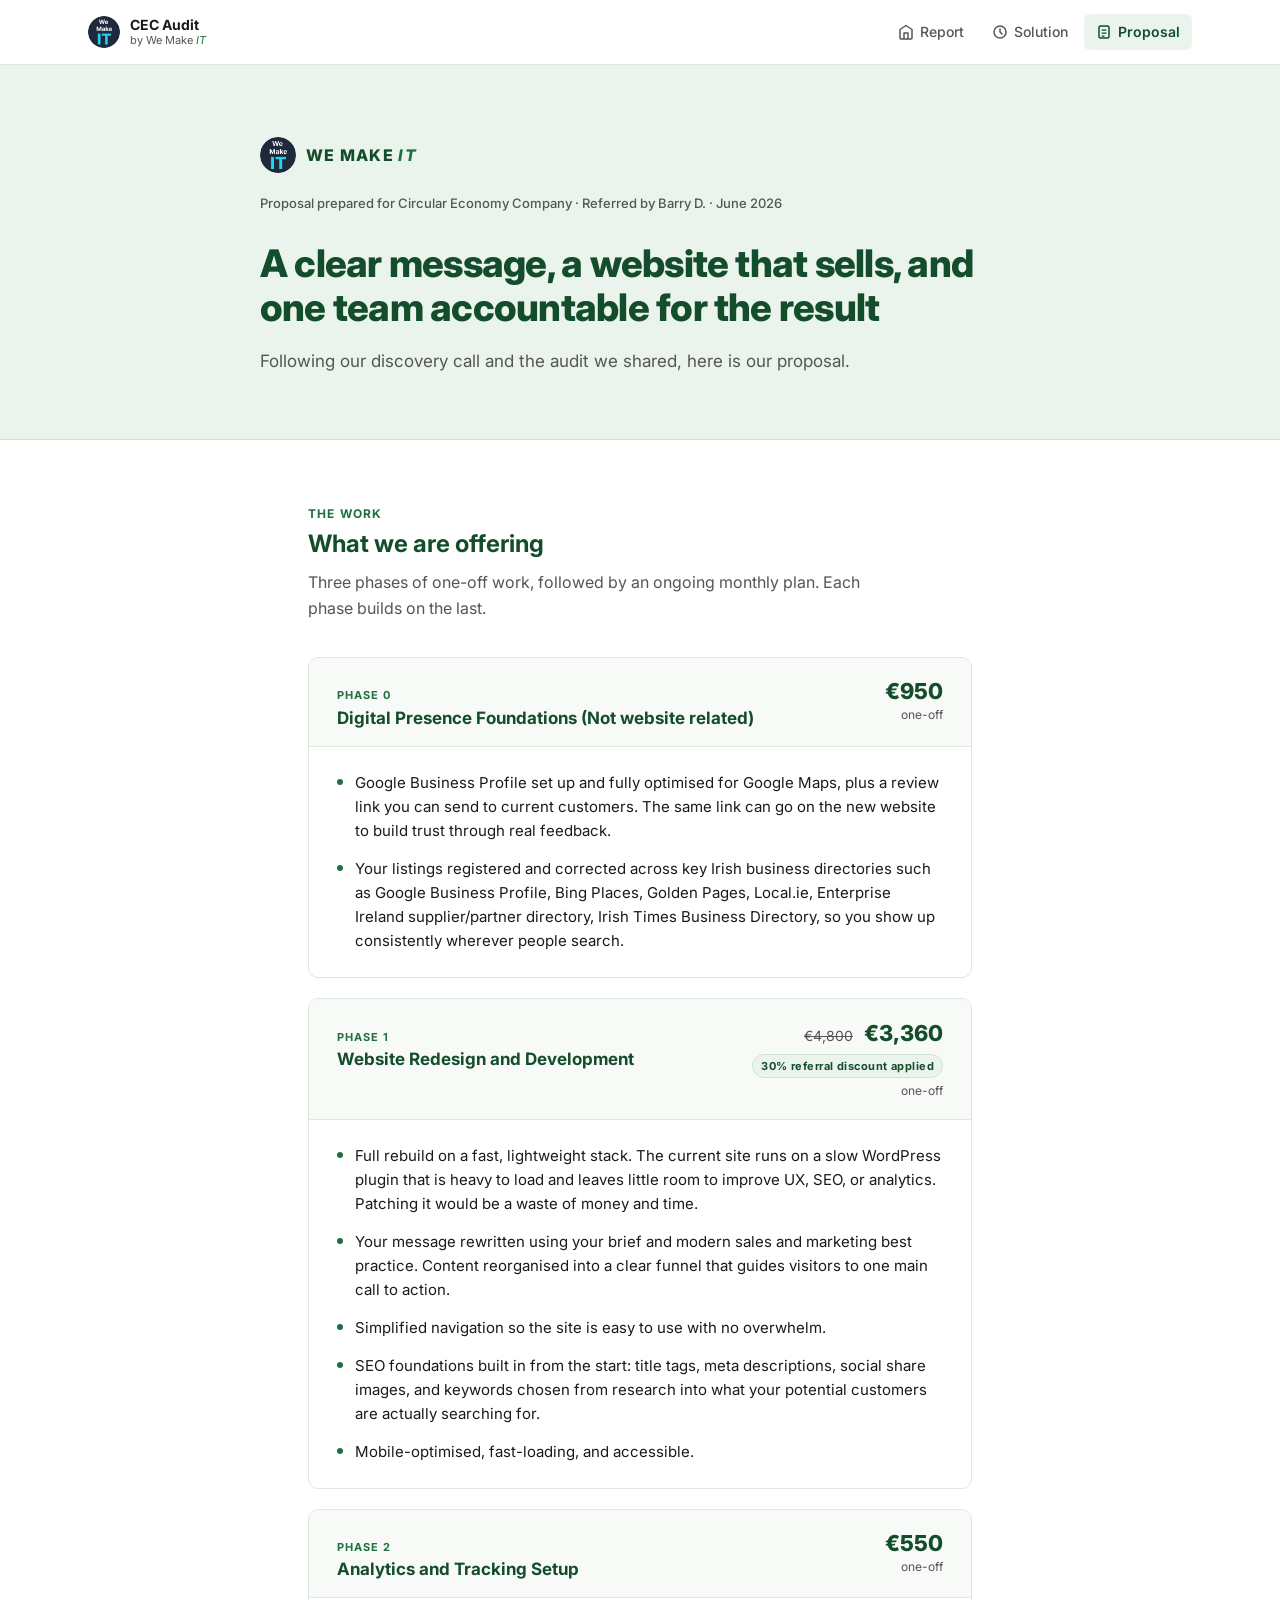
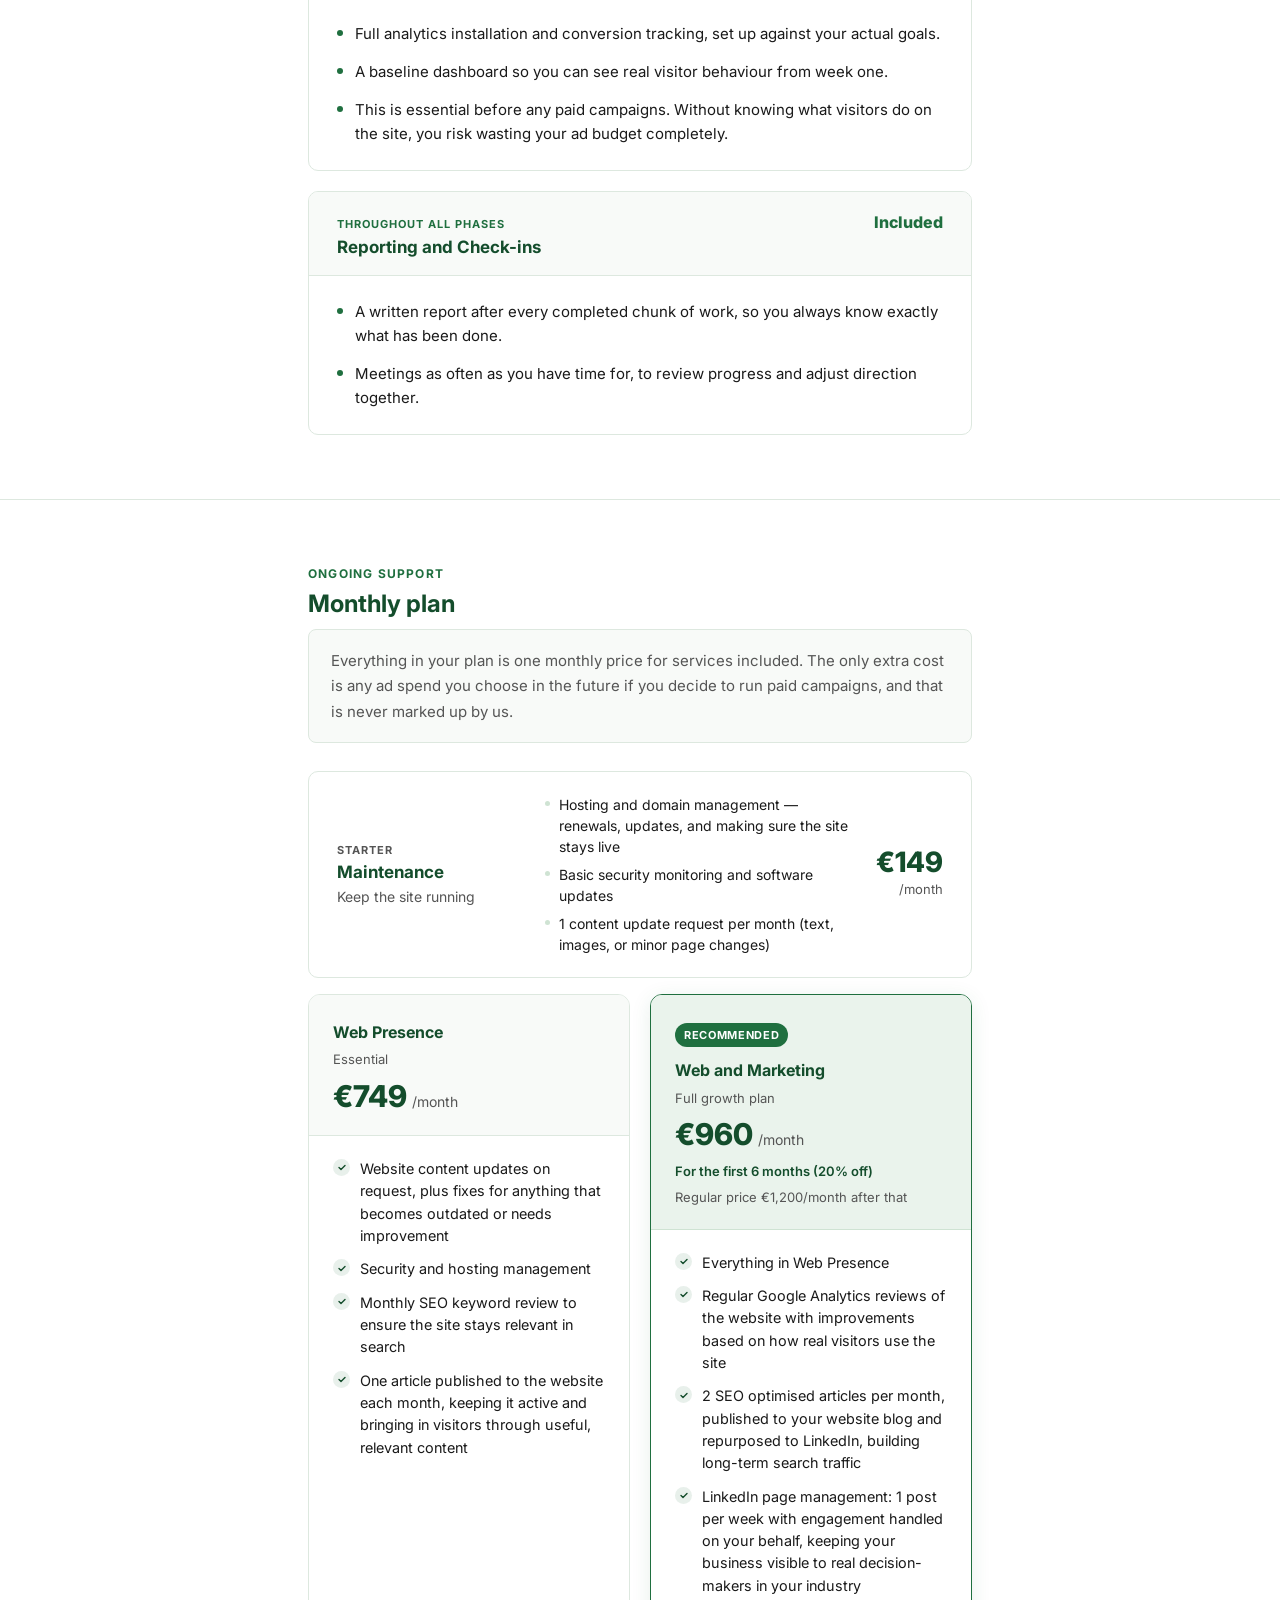
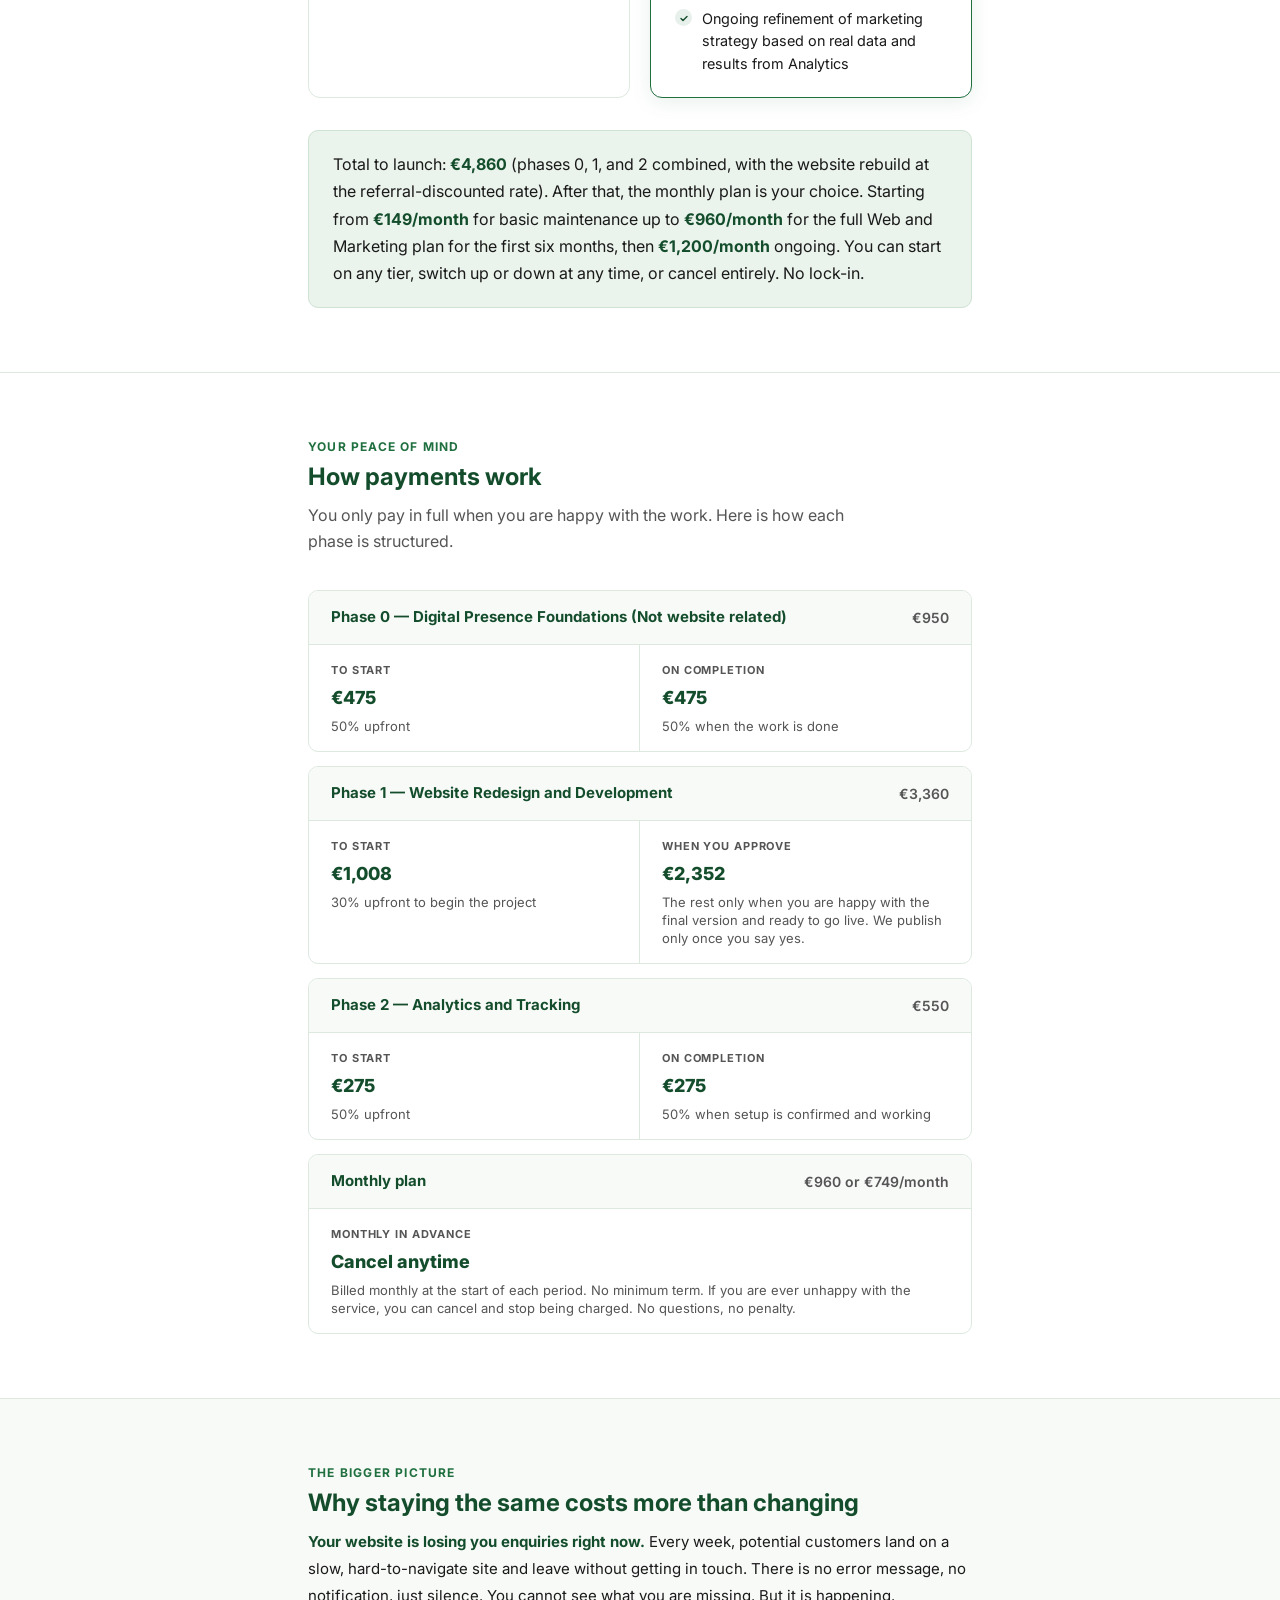
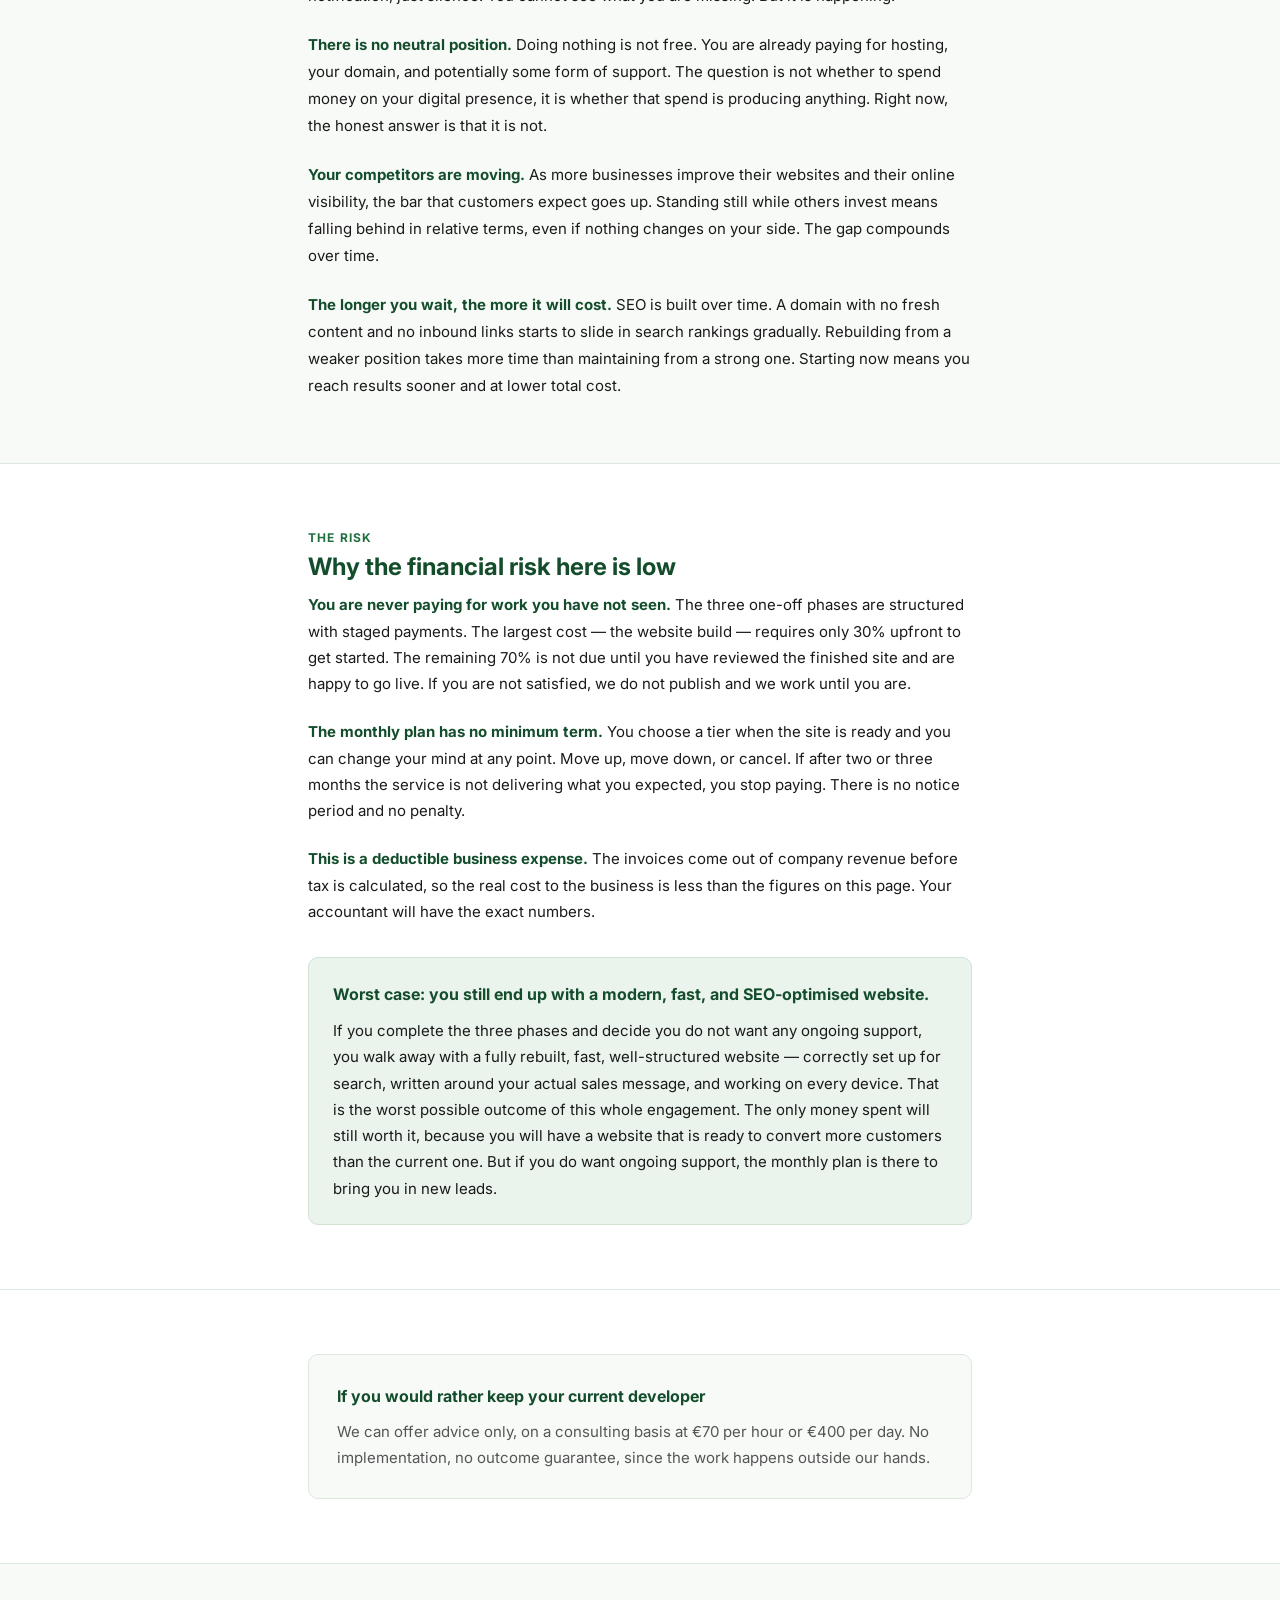
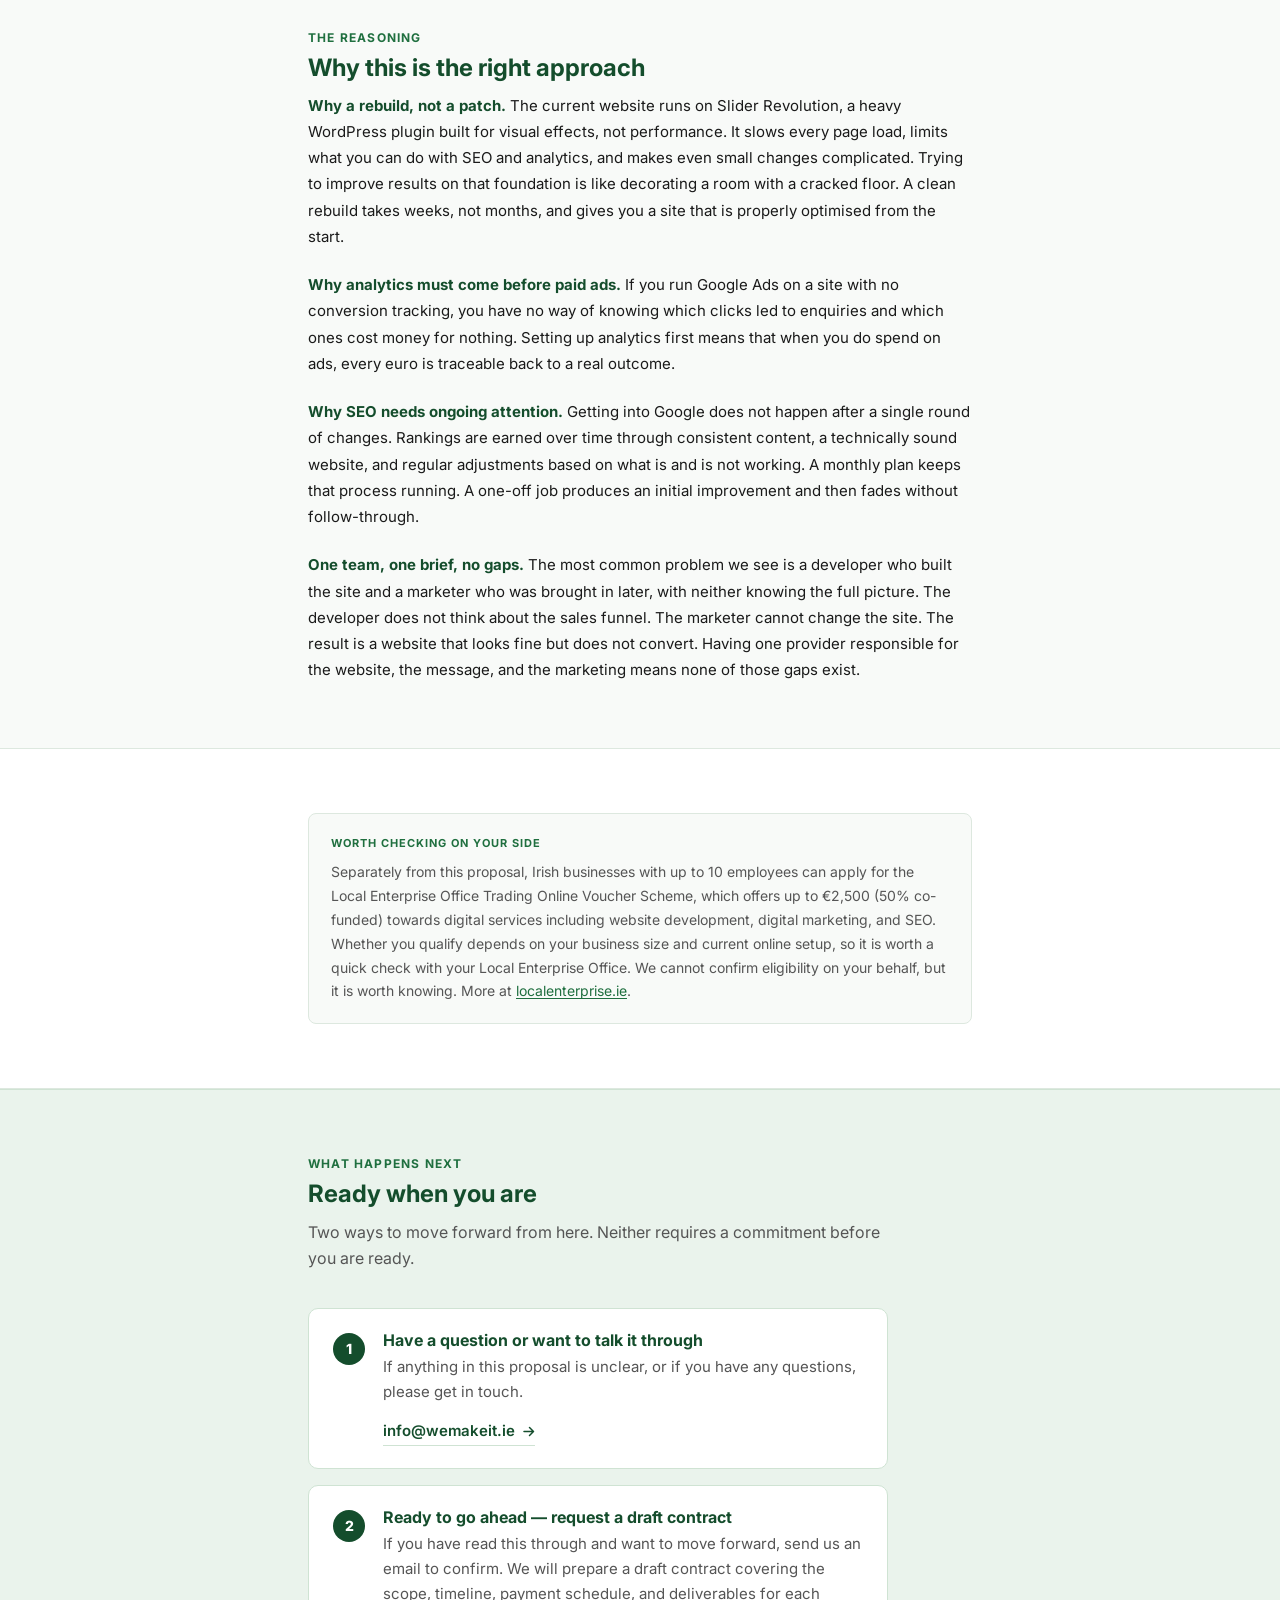
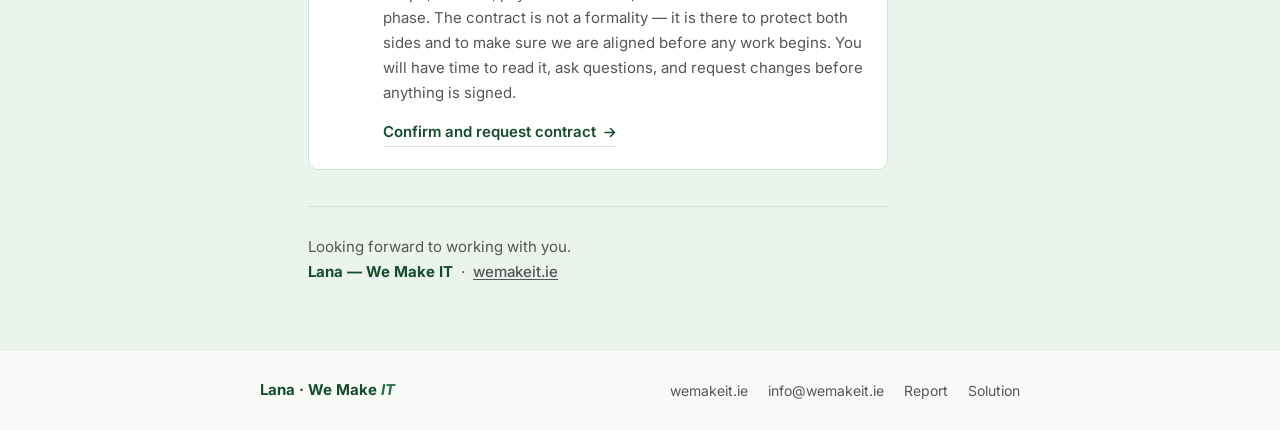
<file: proposal.html>
<!doctype html>
<html lang="en">
  <head>
    <meta charset="UTF-8" />
    <meta name="viewport" content="width=device-width, initial-scale=1.0" />
    <title>Proposal for Circular Economy Company | We Make IT</title>
    <meta
      name="description"
      content="A website and digital marketing proposal prepared by We Make IT for Circular Economy Company, June 2026."
    />
    <meta name="robots" content="noindex, nofollow" />

    <link rel="preconnect" href="https://fonts.googleapis.com" />
    <link rel="preconnect" href="https://fonts.gstatic.com" crossorigin />
    <link
      href="https://fonts.googleapis.com/css2?family=Inter:ital,wght@0,300;0,400;0,500;0,600;0,700;0,800;1,400&display=swap"
      rel="stylesheet"
    />
    <link rel="icon" type="image/png" href="assets/logo_circle_small.png" />

    <style>
      /*
     * We Make IT colour system
     * --deep  #144D2C on white: 9.76:1 AAA (headings, prices)
     * --green #1F6F3F on white: 6.09:1 AA  (large/bold only, >=18px)
     * --text  #1a1a1a on white: ~18:1  AAA
     * --muted #555555 on white:  7.55:1 AAA
     * --deep  #144D2C on --tint #EAF3EC: ~8.7:1 AAA
     */
      :root {
        --green: #1f6f3f;
        --deep: #144d2c;
        --tint: #eaf3ec;
        --tint-mid: #cfe3d3;
        --text: #1a1a1a;
        --muted: #555555;
        --bg: #ffffff;
        --bg-off: #f8faf8;
        --border: #dde8df;
        --max-w: 760px;
        --px: clamp(20px, 5vw, 48px);
      }

      *,
      *::before,
      *::after {
        box-sizing: border-box;
        margin: 0;
        padding: 0;
      }
      html {
        scroll-behavior: smooth;
      }

      body {
        font-family:
          "Inter",
          system-ui,
          -apple-system,
          sans-serif;
        font-size: 17px;
        line-height: 1.65;
        color: var(--text);
        background: var(--bg);
        -webkit-font-smoothing: antialiased;
      }

      a {
        color: var(--green);
        text-decoration: underline;
        text-decoration-thickness: 1px;
        text-underline-offset: 2px;
      }
      a:hover {
        color: var(--deep);
      }
      ul {
        list-style: none;
      }
      img {
        display: block;
        max-width: 100%;
      }

      /* ── Nav ───────────────────────────────────────────────────── */
      .site-nav {
        position: sticky;
        top: 0;
        z-index: 200;
        background: var(--bg);
        border-bottom: 1px solid var(--border);
      }
      .nav-inner {
        max-width: 1200px;
        margin-inline: auto;
        padding-inline: var(--px);
        height: 64px;
        display: flex;
        align-items: center;
        gap: 24px;
      }
      .nav-brand {
        display: flex;
        align-items: center;
        gap: 10px;
        text-decoration: none;
        color: inherit;
        flex-shrink: 0;
      }
      .nav-brand-logo {
        border-radius: 50%;
      }
      .nav-brand-text {
        display: flex;
        flex-direction: column;
        line-height: 1.2;
      }
      .nav-brand-name {
        font-size: 0.875rem;
        font-weight: 700;
        color: var(--text);
      }
      .nav-brand-sub {
        font-size: 0.6875rem;
        color: var(--muted);
      }
      .brand-it {
        color: var(--green);
        font-style: italic;
      }
      .nav-links {
        display: flex;
        align-items: center;
        gap: 4px;
        margin-left: auto;
      }
      .nav-link {
        display: inline-flex;
        align-items: center;
        gap: 6px;
        font-size: 0.875rem;
        font-weight: 500;
        color: var(--muted);
        text-decoration: none;
        padding: 6px 12px;
        border-radius: 6px;
        transition:
          background 0.15s,
          color 0.15s;
      }
      .nav-link:hover {
        color: var(--text);
        background: var(--tint);
      }
      .nav-link[aria-current="page"] {
        color: var(--deep);
        background: var(--tint);
        font-weight: 600;
      }
      .nav-toggle {
        display: none;
        background: none;
        border: none;
        cursor: pointer;
        padding: 8px;
        color: var(--text);
        margin-left: auto;
      }

      /* ── Layout ────────────────────────────────────────────────── */
      .page-wrap {
        max-width: var(--max-w);
        margin-inline: auto;
        padding-inline: var(--px);
      }

      /* ── Header ────────────────────────────────────────────────── */
      .proposal-header {
        background: var(--tint);
        border-bottom: 1px solid var(--tint-mid);
        padding: 72px var(--px) 64px;
      }
      .proposal-header-inner {
        max-width: var(--max-w);
        margin-inline: auto;
      }

      .wordmark {
        display: inline-flex;
        align-items: center;
        gap: 10px;
        margin-bottom: 20px;
      }
      .wordmark-logo {
        border-radius: 50%;
      }
      .wordmark-text {
        font-size: 1rem;
        font-weight: 800;
        letter-spacing: 0.08em;
        color: var(--deep);
      }
      .wordmark-text span {
        color: var(--green);
        font-style: italic;
      }

      .proposal-meta {
        font-size: 0.8125rem;
        font-weight: 500;
        color: var(--muted);
        margin-bottom: 28px;
      }

      .proposal-h1 {
        font-size: clamp(1.625rem, 4vw, 2.375rem);
        font-weight: 800;
        line-height: 1.15;
        letter-spacing: -0.02em;
        color: var(--deep);
        margin-bottom: 18px;
      }

      .proposal-sub {
        font-size: 1.0625rem;
        color: var(--muted);
        line-height: 1.6;
        max-width: 54ch;
      }

      /* ── Sections ──────────────────────────────────────────────── */
      .section {
        padding: 64px 0;
        border-bottom: 1px solid var(--border);
      }
      .section:last-child {
        border-bottom: none;
      }
      .section--tint {
        background: var(--bg-off);
      }

      .section-label {
        font-size: 0.75rem;
        font-weight: 700;
        letter-spacing: 0.1em;
        text-transform: uppercase;
        color: var(--green);
        margin-bottom: 6px;
      }

      .section-h2 {
        font-size: clamp(1.25rem, 2.5vw, 1.5rem);
        font-weight: 700;
        color: var(--deep);
        margin-bottom: 10px;
        line-height: 1.2;
      }

      .section-intro {
        font-size: 1rem;
        color: var(--muted);
        line-height: 1.65;
        margin-bottom: 36px;
        max-width: 58ch;
      }

      /* ── Phase cards ───────────────────────────────────────────── */
      .phase-stack {
        display: flex;
        flex-direction: column;
        gap: 20px;
      }

      .phase-card {
        border: 1px solid var(--border);
        border-radius: 10px;
        overflow: hidden;
        background: var(--bg);
      }

      .phase-head {
        display: flex;
        align-items: baseline;
        justify-content: space-between;
        flex-wrap: wrap;
        gap: 8px;
        padding: 22px 28px 18px;
        border-bottom: 1px solid var(--border);
        background: var(--bg-off);
      }

      .phase-title-group {
        display: flex;
        flex-direction: column;
        gap: 3px;
      }
      .phase-tag {
        font-size: 0.6875rem;
        font-weight: 700;
        letter-spacing: 0.09em;
        text-transform: uppercase;
        color: var(--green);
      }
      .phase-name {
        font-size: 1.0625rem;
        font-weight: 700;
        color: var(--deep);
        line-height: 1.2;
      }

      .phase-price {
        text-align: right;
        flex-shrink: 0;
      }
      .phase-price-amount {
        font-size: 1.375rem;
        font-weight: 800;
        color: var(--deep);
        line-height: 1;
      }
      .phase-price-label {
        font-size: 0.75rem;
        color: var(--muted);
        margin-top: 3px;
      }
      .phase-price-was {
        font-size: 0.875rem;
        color: var(--muted);
        text-decoration: line-through;
        margin-right: 6px;
      }
      .phase-discount-badge {
        display: inline-block;
        background: var(--tint);
        color: var(--deep);
        border: 1px solid var(--tint-mid);
        font-size: 0.6875rem;
        font-weight: 700;
        letter-spacing: 0.04em;
        padding: 2px 8px;
        border-radius: 100px;
        margin-top: 5px;
      }

      .phase-body {
        padding: 24px 28px;
      }
      .phase-items {
        display: flex;
        flex-direction: column;
        gap: 14px;
      }
      .phase-item {
        display: flex;
        gap: 12px;
        font-size: 0.9375rem;
        line-height: 1.6;
        color: var(--text);
      }
      .phase-item-dot {
        width: 6px;
        height: 6px;
        border-radius: 50%;
        background: var(--green);
        flex-shrink: 0;
        margin-top: 8px;
      }

      /* ── Monthly pricing ───────────────────────────────────────── */
      .pricing-intro {
        font-size: 0.9375rem;
        color: var(--muted);
        line-height: 1.7;
        margin-bottom: 28px;
        padding: 18px 22px;
        background: var(--bg-off);
        border: 1px solid var(--border);
        border-radius: 8px;
      }

      /* maintenance banner — full-width horizontal card above the main grid */
      .pricing-maintenance {
        border: 1px solid var(--border);
        border-radius: 10px;
        background: var(--bg);
        display: flex;
        align-items: center;
        gap: 28px;
        padding: 22px 28px;
        margin-bottom: 16px;
        flex-wrap: wrap;
      }

      .pricing-maint-left {
        flex: 1;
        min-width: 180px;
      }
      .pricing-maint-tag {
        font-size: 0.6875rem;
        font-weight: 700;
        letter-spacing: 0.09em;
        text-transform: uppercase;
        color: var(--muted);
        margin-bottom: 3px;
      }
      .pricing-maint-name {
        font-size: 1.0625rem;
        font-weight: 700;
        color: var(--deep);
        margin-bottom: 2px;
        line-height: 1.2;
      }
      .pricing-maint-sub {
        font-size: 0.875rem;
        color: var(--muted);
      }

      .pricing-maint-items {
        display: flex;
        flex-direction: column;
        gap: 7px;
        flex: 2;
        min-width: 220px;
      }
      .pricing-maint-item {
        display: flex;
        gap: 9px;
        font-size: 0.875rem;
        line-height: 1.5;
        color: var(--text);
      }
      .pricing-maint-dot {
        width: 5px;
        height: 5px;
        border-radius: 50%;
        background: var(--tint-mid);
        flex-shrink: 0;
        margin-top: 7px;
      }

      .pricing-maint-price {
        text-align: right;
        flex-shrink: 0;
      }
      .pricing-maint-amount {
        font-size: 1.75rem;
        font-weight: 800;
        color: var(--deep);
        line-height: 1;
      }
      .pricing-maint-per {
        font-size: 0.8125rem;
        color: var(--muted);
        margin-top: 3px;
      }

      .pricing-grid {
        display: grid;
        grid-template-columns: 1fr 1fr;
        gap: 20px;
        margin-bottom: 32px;
      }

      .pricing-card {
        border: 1px solid var(--border);
        border-radius: 12px;
        overflow: hidden;
        background: var(--bg);
      }
      .pricing-card--rec {
        border-color: var(--green);
        box-shadow: 0 4px 20px rgba(31, 111, 63, 0.1);
      }

      .pricing-card-head {
        padding: 24px 24px 20px;
        border-bottom: 1px solid var(--border);
        background: var(--bg-off);
      }
      .pricing-card--rec .pricing-card-head {
        background: var(--tint);
        border-bottom-color: var(--tint-mid);
      }

      .pricing-rec-badge {
        display: inline-block;
        background: var(--green);
        color: #fff;
        font-size: 0.6875rem;
        font-weight: 700;
        letter-spacing: 0.06em;
        text-transform: uppercase;
        padding: 3px 9px;
        border-radius: 100px;
        margin-bottom: 10px;
      }

      .pricing-tier {
        font-size: 1rem;
        font-weight: 700;
        color: var(--deep);
        margin-bottom: 4px;
      }
      .pricing-tier-sub {
        font-size: 0.8125rem;
        color: var(--muted);
        margin-bottom: 10px;
      }

      .pricing-amount {
        font-size: 1.875rem;
        font-weight: 800;
        color: var(--deep);
        line-height: 1;
      }
      .pricing-per {
        font-size: 0.875rem;
        color: var(--muted);
        font-weight: 400;
      }

      .pricing-intro-offer {
        display: inline-block;
        margin-top: 8px;
        font-size: 0.8125rem;
        color: var(--deep);
        font-weight: 600;
      }
      .pricing-regular {
        font-size: 0.8125rem;
        color: var(--muted);
        margin-top: 3px;
      }

      .pricing-card-body {
        padding: 22px 24px;
      }
      .pricing-items {
        display: flex;
        flex-direction: column;
        gap: 11px;
      }
      .pricing-item {
        display: flex;
        gap: 10px;
        font-size: 0.9rem;
        line-height: 1.55;
        color: var(--text);
      }
      .pricing-check {
        width: 17px;
        height: 17px;
        border-radius: 50%;
        background: rgba(31, 111, 63, 0.1);
        display: flex;
        align-items: center;
        justify-content: center;
        flex-shrink: 0;
        margin-top: 1px;
      }
      .pricing-check svg {
        color: var(--deep);
      }

      .pricing-note {
        font-size: 0.8125rem;
        color: var(--muted);
        font-style: italic;
        margin-top: 12px;
        padding-top: 12px;
        border-top: 1px solid var(--border);
      }

      .pricing-summary {
        padding: 20px 24px;
        background: var(--tint);
        border: 1px solid var(--tint-mid);
        border-radius: 10px;
        font-size: 1rem;
        line-height: 1.7;
        color: var(--text);
      }
      .pricing-summary strong {
        color: var(--deep);
      }

      /* ── Payment terms ─────────────────────────────────────────── */
      .payment-stack {
        display: flex;
        flex-direction: column;
        gap: 14px;
      }

      .payment-row {
        border: 1px solid var(--border);
        border-radius: 10px;
        overflow: hidden;
        background: var(--bg);
      }

      .payment-row-head {
        display: flex;
        align-items: center;
        justify-content: space-between;
        padding: 14px 22px;
        background: var(--bg-off);
        border-bottom: 1px solid var(--border);
      }

      .payment-row-name {
        font-weight: 700;
        font-size: 0.9375rem;
        color: var(--deep);
      }
      .payment-row-total {
        font-size: 0.875rem;
        font-weight: 600;
        color: var(--muted);
      }

      .payment-splits {
        display: grid;
        grid-template-columns: 1fr 1fr;
      }

      .payment-split {
        padding: 16px 22px;
        display: flex;
        flex-direction: column;
        gap: 4px;
      }
      .payment-split:first-child {
        border-right: 1px solid var(--border);
      }

      .payment-split-label {
        font-size: 0.6875rem;
        font-weight: 700;
        letter-spacing: 0.08em;
        text-transform: uppercase;
        color: var(--muted);
      }

      .payment-split-amount {
        font-size: 1.125rem;
        font-weight: 800;
        color: var(--deep);
      }
      .payment-split-note {
        font-size: 0.8125rem;
        color: var(--muted);
        line-height: 1.4;
      }

      /* monthly payment row */
      .payment-row--monthly .payment-splits {
        grid-template-columns: 1fr;
      }
      .payment-row--monthly .payment-split:first-child {
        border-right: none;
      }

      /* ── Cost of inaction ──────────────────────────────────────── */
      .inaction-paras {
        display: flex;
        flex-direction: column;
        gap: 22px;
      }
      .inaction-para {
        font-size: 0.9375rem;
        line-height: 1.8;
        color: var(--text);
      }
      .inaction-para strong {
        color: var(--deep);
      }

      /* ── Tax / real cost ───────────────────────────────────────── */
      .tax-intro {
        font-size: 0.9375rem;
        line-height: 1.75;
        color: var(--text);
        margin-bottom: 28px;
      }

      .cost-table-wrap {
        overflow-x: auto;
        margin-bottom: 24px;
        border: 1px solid var(--border);
        border-radius: 10px;
      }

      .cost-table {
        width: 100%;
        border-collapse: collapse;
        font-size: 0.9rem;
      }

      .cost-table th {
        background: var(--tint);
        color: var(--deep);
        font-size: 0.75rem;
        font-weight: 700;
        letter-spacing: 0.07em;
        text-transform: uppercase;
        padding: 12px 18px;
        text-align: left;
      }

      .cost-table td {
        padding: 13px 18px;
        border-top: 1px solid var(--border);
        color: var(--text);
        vertical-align: top;
      }

      .cost-table tr:last-child td {
        font-weight: 700;
        color: var(--deep);
        background: var(--bg-off);
      }

      .cost-saving {
        color: var(--green);
        font-weight: 600;
      }

      .worst-case {
        background: var(--tint);
        border: 1px solid var(--tint-mid);
        border-radius: 10px;
        padding: 22px 24px;
        font-size: 0.9375rem;
        line-height: 1.75;
        color: var(--text);
      }
      .worst-case strong {
        color: var(--deep);
      }
      .worst-case-heading {
        font-weight: 700;
        color: var(--deep);
        font-size: 1rem;
        margin-bottom: 10px;
      }

      /* ── Consulting block ──────────────────────────────────────── */
      .consulting-block {
        padding: 28px;
        border: 1px solid var(--border);
        border-radius: 10px;
        background: var(--bg-off);
      }
      .consulting-h3 {
        font-size: 1rem;
        font-weight: 700;
        color: var(--deep);
        margin-bottom: 10px;
      }
      .consulting-body {
        font-size: 0.9375rem;
        line-height: 1.7;
        color: var(--muted);
      }

      /* ── Why this plan ─────────────────────────────────────────── */
      .why-paras {
        display: flex;
        flex-direction: column;
        gap: 22px;
      }
      .why-para {
        font-size: 0.9375rem;
        line-height: 1.75;
        color: var(--text);
      }
      .why-para strong {
        color: var(--deep);
      }

      /* ── LEO note ──────────────────────────────────────────────── */
      .leo-note {
        padding: 20px 22px;
        background: var(--bg-off);
        border: 1px solid var(--border);
        border-radius: 8px;
        font-size: 0.875rem;
        line-height: 1.7;
        color: var(--muted);
      }
      .leo-note-label {
        font-size: 0.6875rem;
        font-weight: 700;
        letter-spacing: 0.09em;
        text-transform: uppercase;
        color: var(--green);
        margin-bottom: 8px;
      }

      /* ── Footer ────────────────────────────────────────────────── */
      /* ── Next steps ────────────────────────────────────────────── */
      .next-steps {
        background: var(--tint);
        border-top: 1px solid var(--tint-mid);
        border-bottom: none;
      }

      .next-steps-inner {
        max-width: 580px;
      }

      .next-steps-actions {
        display: flex;
        flex-direction: column;
        gap: 16px;
        margin-top: 36px;
      }

      .next-step-item {
        display: flex;
        gap: 18px;
        align-items: flex-start;
        padding: 22px 24px;
        background: var(--bg);
        border: 1px solid var(--tint-mid);
        border-radius: 10px;
      }

      .next-step-num {
        width: 32px;
        height: 32px;
        border-radius: 50%;
        background: var(--deep);
        color: #fff;
        font-size: 0.875rem;
        font-weight: 800;
        display: flex;
        align-items: center;
        justify-content: center;
        flex-shrink: 0;
        margin-top: 2px;
      }

      .next-step-body { flex: 1; }

      .next-step-title {
        font-size: 1rem;
        font-weight: 700;
        color: var(--deep);
        margin-bottom: 5px;
        line-height: 1.2;
      }

      .next-step-text {
        font-size: 0.9375rem;
        color: var(--muted);
        line-height: 1.65;
        margin-bottom: 12px;
      }

      .next-step-link {
        display: inline-flex;
        align-items: center;
        gap: 7px;
        font-size: 0.9375rem;
        font-weight: 600;
        color: var(--deep);
        text-decoration: none;
        border-bottom: 1.5px solid var(--tint-mid);
        padding-bottom: 1px;
        transition: border-color 0.15s, color 0.15s;
      }
      .next-step-link:hover {
        color: var(--green);
        border-color: var(--green);
      }

      .next-steps-sign {
        margin-top: 36px;
        padding-top: 28px;
        border-top: 1px solid var(--tint-mid);
        font-size: 0.9375rem;
        color: var(--muted);
        line-height: 1.65;
      }
      .next-steps-sign strong { color: var(--deep); }

      .site-footer {
        border-top: 1px solid var(--border);
        background: var(--bg-off);
        padding: 28px var(--px);
      }
      .footer-inner {
        max-width: var(--max-w);
        margin-inline: auto;
        display: flex;
        align-items: center;
        justify-content: space-between;
        gap: 16px;
        flex-wrap: wrap;
      }
      .footer-brand {
        font-weight: 700;
        font-size: 0.9375rem;
        color: var(--deep);
      }
      .footer-links {
        display: flex;
        align-items: center;
        gap: 20px;
        flex-wrap: wrap;
      }
      .footer-links a {
        font-size: 0.875rem;
        color: var(--muted);
        text-decoration: none;
        transition: color 0.15s;
      }
      .footer-links a:hover {
        color: var(--green);
      }

      /* ── Responsive ────────────────────────────────────────────── */
      @media (max-width: 620px) {
        .nav-links {
          display: none;
        }
        .nav-toggle {
          display: flex;
        }
        .nav-links.is-open {
          display: flex;
          flex-direction: column;
          position: fixed;
          top: 64px;
          left: 0;
          right: 0;
          bottom: 0;
          background: var(--bg);
          padding: 24px var(--px);
          gap: 4px;
          z-index: 199;
          border-top: 1px solid var(--border);
          overflow-y: auto;
        }
        .nav-links.is-open .nav-link {
          font-size: 1rem;
          padding: 12px 16px;
        }
        .pricing-grid {
          grid-template-columns: 1fr;
        }
        .pricing-maintenance {
          flex-direction: column;
          align-items: flex-start;
          gap: 16px;
        }
        .pricing-maint-price {
          align-self: flex-start;
          text-align: left;
        }
        .payment-splits {
          grid-template-columns: 1fr;
        }
        .payment-split:first-child {
          border-right: none;
          border-bottom: 1px solid var(--border);
        }
        .phase-head {
          flex-direction: column;
          align-items: flex-start;
        }
        .phase-price {
          text-align: left;
        }
        .cost-table {
          font-size: 0.8125rem;
        }
        .cost-table th,
        .cost-table td {
          padding: 10px 12px;
        }
      }

      /* ── Scroll fade-in ────────────────────────────────────────── */
      .fade-in {
        opacity: 0;
        transform: translateY(18px);
        transition:
          opacity 0.45s ease,
          transform 0.45s ease;
      }
      .fade-in.visible {
        opacity: 1;
        transform: none;
      }
    </style>
  </head>
  <body>
    <!-- ── Navigation ────────────────────────────────────────────── -->
    <nav class="site-nav" aria-label="Primary navigation">
      <div class="nav-inner">
        <a
          class="nav-brand"
          href="index.html"
          aria-label="CEC Audit by We Make IT"
        >
          <img
            src="assets/logo_circle_small.png"
            alt=""
            class="nav-brand-logo"
            width="32"
            height="32"
            aria-hidden="true"
          />
          <div class="nav-brand-text">
            <span class="nav-brand-name">CEC Audit</span>
            <span class="nav-brand-sub"
              >by We Make <span class="brand-it">IT</span></span
            >
          </div>
        </a>

        <button
          class="nav-toggle"
          aria-controls="nav-links"
          aria-expanded="false"
          aria-label="Open navigation menu"
        >
          <svg
            width="20"
            height="20"
            viewBox="0 0 20 20"
            fill="none"
            aria-hidden="true"
          >
            <path
              d="M3 5h14M3 10h14M3 15h14"
              stroke="currentColor"
              stroke-width="1.75"
              stroke-linecap="round"
            />
          </svg>
        </button>

        <ul class="nav-links" id="nav-links" role="list">
          <li>
            <a class="nav-link" href="index.html">
              <svg
                width="16"
                height="16"
                viewBox="0 0 16 16"
                fill="none"
                aria-hidden="true"
              >
                <path
                  d="M2 5.5l6-4 6 4V14a1 1 0 01-1 1H3a1 1 0 01-1-1V5.5z"
                  stroke="currentColor"
                  stroke-width="1.5"
                  stroke-linejoin="round"
                />
                <path
                  d="M6 15V9h4v6"
                  stroke="currentColor"
                  stroke-width="1.5"
                  stroke-linejoin="round"
                />
              </svg>
              Report
            </a>
          </li>
          <li>
            <a class="nav-link" href="solution.html">
              <svg
                width="16"
                height="16"
                viewBox="0 0 16 16"
                fill="none"
                aria-hidden="true"
              >
                <circle
                  cx="8"
                  cy="8"
                  r="6"
                  stroke="currentColor"
                  stroke-width="1.5"
                />
                <path
                  d="M8 5v3l2 2"
                  stroke="currentColor"
                  stroke-width="1.5"
                  stroke-linecap="round"
                  stroke-linejoin="round"
                />
              </svg>
              Solution
            </a>
          </li>
          <li>
            <a class="nav-link" href="proposal.html" aria-current="page">
              <svg
                width="16"
                height="16"
                viewBox="0 0 16 16"
                fill="none"
                aria-hidden="true"
              >
                <rect
                  x="3"
                  y="2"
                  width="10"
                  height="12"
                  rx="1.5"
                  stroke="currentColor"
                  stroke-width="1.5"
                />
                <path
                  d="M6 6h4M6 9h4M6 12h2"
                  stroke="currentColor"
                  stroke-width="1.25"
                  stroke-linecap="round"
                />
              </svg>
              Proposal
            </a>
          </li>
        </ul>
      </div>
    </nav>

    <!-- ── Header ─────────────────────────────────────────────────── -->
    <header class="proposal-header" role="banner">
      <div class="proposal-header-inner">
        <div class="wordmark">
          <img
            class="wordmark-logo"
            src="assets/logo_circle_small.png"
            alt=""
            width="36"
            height="36"
            aria-hidden="true"
          />
          <span class="wordmark-text">WE MAKE <span>IT</span></span>
        </div>
        <p class="proposal-meta">
          Proposal prepared for Circular Economy Company &middot; Referred by
          Barry D. &middot; June 2026
        </p>
        <h1 class="proposal-h1">
          A clear message, a website that sells, and one team accountable for
          the result
        </h1>
        <p class="proposal-sub">
          Following our discovery call and the audit we shared, here is our
          proposal.
        </p>
      </div>
    </header>

    <main>
      <!-- ── One-off phases ──────────────────────────────────────── -->
      <section class="section" aria-labelledby="offering-h2">
        <div class="page-wrap">
          <p class="section-label">The work</p>
          <h2 class="section-h2" id="offering-h2">What we are offering</h2>
          <p class="section-intro">
            Three phases of one-off work, followed by an ongoing monthly plan.
            Each phase builds on the last.
          </p>

          <div class="phase-stack">
            <!-- Phase 0 -->
            <article class="phase-card fade-in" aria-labelledby="ph0">
              <div class="phase-head">
                <div class="phase-title-group">
                  <span class="phase-tag">Phase 0</span>
                  <span class="phase-name" id="ph0"
                    >Digital Presence Foundations (Not website related)</span
                  >
                </div>
                <div class="phase-price">
                  <div class="phase-price-amount">&euro;950</div>
                  <div class="phase-price-label">one-off</div>
                </div>
              </div>
              <div class="phase-body">
                <ul class="phase-items">
                  <li class="phase-item">
                    <span class="phase-item-dot" aria-hidden="true"></span>
                    <span
                      >Google Business Profile set up and fully optimised for
                      Google Maps, plus a review link you can send to current
                      customers. The same link can go on the new website to
                      build trust through real feedback.</span
                    >
                  </li>
                  <li class="phase-item">
                    <span class="phase-item-dot" aria-hidden="true"></span>
                    <span
                      >Your listings registered and corrected across key Irish business directories such as Google Business Profile, Bing Places, Golden Pages, Local.ie, Enterprise Ireland supplier/partner directory, Irish Times Business Directory, so you show up consistently wherever
                      people search.</span
                    >
                  </li>
                </ul>
              </div>
            </article>

            <!-- Phase 1 -->
            <article class="phase-card fade-in" aria-labelledby="ph1">
              <div class="phase-head">
                <div class="phase-title-group">
                  <span class="phase-tag">Phase 1</span>
                  <span class="phase-name" id="ph1"
                    >Website Redesign and Development</span
                  >
                </div>
                <div class="phase-price">
                  <div>
                    <span class="phase-price-was">&euro;4,800</span>
                    <span class="phase-price-amount">&euro;3,360</span>
                  </div>
                  <div class="phase-discount-badge">
                    30% referral discount applied
                  </div>
                  <div class="phase-price-label">one-off</div>
                </div>
              </div>
              <div class="phase-body">
                <ul class="phase-items">
                  <li class="phase-item">
                    <span class="phase-item-dot" aria-hidden="true"></span>
                    <span
                      >Full rebuild on a fast, lightweight stack. The current
                      site runs on a slow WordPress plugin that is heavy to load
                      and leaves little room to improve UX, SEO, or analytics.
                      Patching it would be a waste of money and time.</span
                    >
                  </li>
                  <li class="phase-item">
                    <span class="phase-item-dot" aria-hidden="true"></span>
                    <span
                      >Your message rewritten using your brief and modern sales
                      and marketing best practice. Content reorganised into a
                      clear funnel that guides visitors to one main call to
                      action.</span
                    >
                  </li>
                  <li class="phase-item">
                    <span class="phase-item-dot" aria-hidden="true"></span>
                    <span
                      >Simplified navigation so the site is easy to use with no
                      overwhelm.</span
                    >
                  </li>
                  <li class="phase-item">
                    <span class="phase-item-dot" aria-hidden="true"></span>
                    <span
                      >SEO foundations built in from the start: title tags, meta
                      descriptions, social share images, and keywords chosen
                      from research into what your potential customers are
                      actually searching for.</span
                    >
                  </li>
                  <li class="phase-item">
                    <span class="phase-item-dot" aria-hidden="true"></span>
                    <span>Mobile-optimised, fast-loading, and accessible.</span>
                  </li>
                </ul>
              </div>
            </article>

            <!-- Phase 2 -->
            <article class="phase-card fade-in" aria-labelledby="ph2">
              <div class="phase-head">
                <div class="phase-title-group">
                  <span class="phase-tag">Phase 2</span>
                  <span class="phase-name" id="ph2"
                    >Analytics and Tracking Setup</span
                  >
                </div>
                <div class="phase-price">
                  <div class="phase-price-amount">&euro;550</div>
                  <div class="phase-price-label">one-off</div>
                </div>
              </div>
              <div class="phase-body">
                <ul class="phase-items">
                  <li class="phase-item">
                    <span class="phase-item-dot" aria-hidden="true"></span>
                    <span
                      >Full analytics installation and conversion tracking, set
                      up against your actual goals.</span
                    >
                  </li>
                  <li class="phase-item">
                    <span class="phase-item-dot" aria-hidden="true"></span>
                    <span
                      >A baseline dashboard so you can see real visitor
                      behaviour from week one.</span
                    >
                  </li>
                  <li class="phase-item">
                    <span class="phase-item-dot" aria-hidden="true"></span>
                    <span
                      >This is essential before any paid campaigns. Without
                      knowing what visitors do on the site, you risk wasting
                      your ad budget completely.</span
                    >
                  </li>
                </ul>
              </div>
            </article>

            <!-- Reporting included -->
            <article class="phase-card fade-in" aria-labelledby="ph-reporting">
              <div class="phase-head">
                <div class="phase-title-group">
                  <span class="phase-tag">Throughout all phases</span>
                  <span class="phase-name" id="ph-reporting"
                    >Reporting and Check-ins</span
                  >
                </div>
                <div class="phase-price">
                  <div
                    class="phase-price-amount"
                    style="font-size: 1rem; color: var(--green)"
                  >
                    Included
                  </div>
                </div>
              </div>
              <div class="phase-body">
                <ul class="phase-items">
                  <li class="phase-item">
                    <span class="phase-item-dot" aria-hidden="true"></span>
                    <span
                      >A written report after every completed chunk of work, so
                      you always know exactly what has been done.</span
                    >
                  </li>
                  <li class="phase-item">
                    <span class="phase-item-dot" aria-hidden="true"></span>
                    <span
                      >Meetings as often as you have time for, to review
                      progress and adjust direction together.</span
                    >
                  </li>
                </ul>
              </div>
            </article>
          </div>
        </div>
      </section>

      <!-- ── Monthly plan ─────────────────────────────────────────── -->
      <section class="section" aria-labelledby="monthly-h2">
        <div class="page-wrap">
          <p class="section-label">Ongoing support</p>
          <h2 class="section-h2" id="monthly-h2">Monthly plan</h2>

          <p class="pricing-intro fade-in">
            Everything in your plan is one monthly price for services included. The only extra cost is any ad spend you
            choose in the future if you decide to run paid campaigns, and that is never marked up by us.
          </p>

          <!-- Maintenance banner -->
          <div
            class="pricing-maintenance fade-in"
            role="region"
            aria-label="Maintenance plan"
          >
            <div class="pricing-maint-left">
              <p class="pricing-maint-tag">Starter</p>
              <p class="pricing-maint-name">Maintenance</p>
              <p class="pricing-maint-sub">Keep the site running</p>
            </div>
            <ul class="pricing-maint-items">
              <li class="pricing-maint-item">
                <span class="pricing-maint-dot" aria-hidden="true"></span>
                Hosting and domain management — renewals, updates, and making
                sure the site stays live
              </li>
              <li class="pricing-maint-item">
                <span class="pricing-maint-dot" aria-hidden="true"></span>
                Basic security monitoring and software updates
              </li>
              <li class="pricing-maint-item">
                <span class="pricing-maint-dot" aria-hidden="true"></span>
                1 content update request per month (text, images, or minor page
                changes)
              </li>
            </ul>
            <div class="pricing-maint-price">
              <div class="pricing-maint-amount">&euro;149</div>
              <div class="pricing-maint-per">/month</div>
            </div>
          </div>

          <div class="pricing-grid fade-in" role="list">
            <!-- Web Presence -->
            <article
              class="pricing-card"
              role="listitem"
              aria-labelledby="tier-essential"
            >
              <div class="pricing-card-head">
                <p class="pricing-tier" id="tier-essential">Web Presence</p>
                <p class="pricing-tier-sub">Essential</p>
                <div>
                  <span class="pricing-amount">&euro;749</span>
                  <span class="pricing-per">/month</span>
                </div>
              </div>
              <div class="pricing-card-body">
                <ul class="pricing-items">
                  <li class="pricing-item">
                    <span class="pricing-check" aria-hidden="true"
                      ><svg
                        width="10"
                        height="10"
                        viewBox="0 0 10 10"
                        fill="none"
                      >
                        <path
                          d="M2 5.5l2 2 4-4"
                          stroke="currentColor"
                          stroke-width="1.4"
                          stroke-linecap="round"
                          stroke-linejoin="round"
                        /></svg
                    ></span>
                    Website content updates on request, plus fixes for anything
                    that becomes outdated or needs improvement
                  </li>
                  <li class="pricing-item">
                    <span class="pricing-check" aria-hidden="true"
                      ><svg
                        width="10"
                        height="10"
                        viewBox="0 0 10 10"
                        fill="none"
                      >
                        <path
                          d="M2 5.5l2 2 4-4"
                          stroke="currentColor"
                          stroke-width="1.4"
                          stroke-linecap="round"
                          stroke-linejoin="round"
                        /></svg
                    ></span>
                    Security and hosting management
                  </li>
                  <li class="pricing-item">
                    <span class="pricing-check" aria-hidden="true"
                      ><svg
                        width="10"
                        height="10"
                        viewBox="0 0 10 10"
                        fill="none"
                      >
                        <path
                          d="M2 5.5l2 2 4-4"
                          stroke="currentColor"
                          stroke-width="1.4"
                          stroke-linecap="round"
                          stroke-linejoin="round"
                        /></svg
                    ></span>
                    Monthly SEO keyword review to ensure the site stays relevant
                    in search
                  </li>
                  <li class="pricing-item">
                    <span class="pricing-check" aria-hidden="true"
                      ><svg
                        width="10"
                        height="10"
                        viewBox="0 0 10 10"
                        fill="none"
                      >
                        <path
                          d="M2 5.5l2 2 4-4"
                          stroke="currentColor"
                          stroke-width="1.4"
                          stroke-linecap="round"
                          stroke-linejoin="round"
                        /></svg
                    ></span>
                    One article published to the website each month, keeping it
                    active and bringing in visitors through useful, relevant
                    content
                  </li>
                </ul>
              </div>
            </article>

            <!-- Web and Marketing -->
            <article
              class="pricing-card pricing-card--rec"
              role="listitem"
              aria-labelledby="tier-growth"
            >
              <div class="pricing-card-head">
                <div class="pricing-rec-badge">Recommended</div>
                <p class="pricing-tier" id="tier-growth">Web and Marketing</p>
                <p class="pricing-tier-sub">Full growth plan</p>
                <div>
                  <span class="pricing-amount">&euro;960</span>
                  <span class="pricing-per">/month</span>
                </div>
                <div class="pricing-intro-offer">
                  For the first 6 months (20% off)
                </div>
                <div class="pricing-regular">
                  Regular price &euro;1,200/month after that
                </div>
              </div>
              <div class="pricing-card-body">
                <ul class="pricing-items">
                  <li class="pricing-item">
                    <span class="pricing-check" aria-hidden="true"
                      ><svg
                        width="10"
                        height="10"
                        viewBox="0 0 10 10"
                        fill="none"
                      >
                        <path
                          d="M2 5.5l2 2 4-4"
                          stroke="currentColor"
                          stroke-width="1.4"
                          stroke-linecap="round"
                          stroke-linejoin="round"
                        /></svg
                    ></span>
                    Everything in Web Presence
                  </li>
                  <li class="pricing-item">
                    <span class="pricing-check" aria-hidden="true"
                      ><svg
                        width="10"
                        height="10"
                        viewBox="0 0 10 10"
                        fill="none"
                      >
                        <path
                          d="M2 5.5l2 2 4-4"
                          stroke="currentColor"
                          stroke-width="1.4"
                          stroke-linecap="round"
                          stroke-linejoin="round"
                        /></svg
                    ></span>
                    Regular Google Analytics reviews of the website with improvements based on
                    how real visitors use the site
                  </li>
                  <li class="pricing-item">
                    <span class="pricing-check" aria-hidden="true"
                      ><svg
                        width="10"
                        height="10"
                        viewBox="0 0 10 10"
                        fill="none"
                      >
                        <path
                          d="M2 5.5l2 2 4-4"
                          stroke="currentColor"
                          stroke-width="1.4"
                          stroke-linecap="round"
                          stroke-linejoin="round"
                        /></svg
                    ></span>
                    2 SEO optimised articles per month, published to your website blog and
                    repurposed to LinkedIn, building long-term search traffic
                  </li>
                  <li class="pricing-item">
                    <span class="pricing-check" aria-hidden="true"
                      ><svg
                        width="10"
                        height="10"
                        viewBox="0 0 10 10"
                        fill="none"
                      >
                        <path
                          d="M2 5.5l2 2 4-4"
                          stroke="currentColor"
                          stroke-width="1.4"
                          stroke-linecap="round"
                          stroke-linejoin="round"
                        /></svg
                    ></span>
                    LinkedIn page management: 1 post per week with engagement
                    handled on your behalf, keeping your business visible to
                    real decision-makers in your industry
                  </li>
                  <li class="pricing-item">
                    <span class="pricing-check" aria-hidden="true"
                      ><svg
                        width="10"
                        height="10"
                        viewBox="0 0 10 10"
                        fill="none"
                      >
                        <path
                          d="M2 5.5l2 2 4-4"
                          stroke="currentColor"
                          stroke-width="1.4"
                          stroke-linecap="round"
                          stroke-linejoin="round"
                        /></svg
                    ></span>
                    Ongoing refinement of marketing strategy based on real data and results from Analytics
                  </li>
                </ul>
              </div>
            </article>
          </div>

          <div class="pricing-summary fade-in" role="note">
            Total to launch: <strong>&euro;4,860</strong> (phases 0, 1, and 2
            combined, with the website rebuild at the referral-discounted rate).
            After that, the monthly plan is your choice. Starting from
            <strong>&euro;149/month</strong> for basic maintenance up to
            <strong>&euro;960/month</strong> for the full Web and Marketing plan
            for the first six months, then
            <strong>&euro;1,200/month</strong> ongoing. You can start on any
            tier, switch up or down at any time, or cancel entirely. No lock-in.
          </div>
        </div>
      </section>

      <!-- ── Payment terms ────────────────────────────────────────── -->
      <section class="section" aria-labelledby="payment-h2">
        <div class="page-wrap">
          <p class="section-label">Your peace of mind</p>
          <h2 class="section-h2" id="payment-h2">How payments work</h2>
          <p class="section-intro">
            You only pay in full when you are happy with the work. Here is how
            each phase is structured.
          </p>

          <div class="payment-stack fade-in">
            <div class="payment-row">
              <div class="payment-row-head">
                <span class="payment-row-name"
                  >Phase 0 &mdash; Digital Presence Foundations (Not website
                  related)</span
                >
                <span class="payment-row-total">&euro;950</span>
              </div>
              <div class="payment-splits">
                <div class="payment-split">
                  <span class="payment-split-label">To start</span>
                  <span class="payment-split-amount">&euro;475</span>
                  <span class="payment-split-note">50% upfront</span>
                </div>
                <div class="payment-split">
                  <span class="payment-split-label">On completion</span>
                  <span class="payment-split-amount">&euro;475</span>
                  <span class="payment-split-note"
                    >50% when the work is done</span
                  >
                </div>
              </div>
            </div>

            <div class="payment-row">
              <div class="payment-row-head">
                <span class="payment-row-name"
                  >Phase 1 &mdash; Website Redesign and Development</span
                >
                <span class="payment-row-total">&euro;3,360</span>
              </div>
              <div class="payment-splits">
                <div class="payment-split">
                  <span class="payment-split-label">To start</span>
                  <span class="payment-split-amount">&euro;1,008</span>
                  <span class="payment-split-note"
                    >30% upfront to begin the project</span
                  >
                </div>
                <div class="payment-split">
                  <span class="payment-split-label">When you approve</span>
                  <span class="payment-split-amount">&euro;2,352</span>
                  <span class="payment-split-note"
                    >The rest only when you are happy with the final version and
                    ready to go live. We publish only once you say yes.</span
                  >
                </div>
              </div>
            </div>

            <div class="payment-row">
              <div class="payment-row-head">
                <span class="payment-row-name"
                  >Phase 2 &mdash; Analytics and Tracking</span
                >
                <span class="payment-row-total">&euro;550</span>
              </div>
              <div class="payment-splits">
                <div class="payment-split">
                  <span class="payment-split-label">To start</span>
                  <span class="payment-split-amount">&euro;275</span>
                  <span class="payment-split-note">50% upfront</span>
                </div>
                <div class="payment-split">
                  <span class="payment-split-label">On completion</span>
                  <span class="payment-split-amount">&euro;275</span>
                  <span class="payment-split-note"
                    >50% when setup is confirmed and working</span
                  >
                </div>
              </div>
            </div>

            <div class="payment-row payment-row--monthly">
              <div class="payment-row-head">
                <span class="payment-row-name">Monthly plan</span>
                <span class="payment-row-total"
                  >&euro;960 or &euro;749/month</span
                >
              </div>
              <div class="payment-splits">
                <div class="payment-split">
                  <span class="payment-split-label">Monthly in advance</span>
                  <span class="payment-split-amount">Cancel anytime</span>
                  <span class="payment-split-note"
                    >Billed monthly at the start of each period. No minimum
                    term. If you are ever unhappy with the service, you can
                    cancel and stop being charged. No questions, no
                    penalty.</span
                  >
                </div>
              </div>
            </div>
          </div>
        </div>
      </section>

      <!-- ── Why staying the same costs more ────────────────────── -->
      <section class="section section--tint" aria-labelledby="inaction-h2">
        <div class="page-wrap">
          <p class="section-label">The bigger picture</p>
          <h2 class="section-h2" id="inaction-h2">
            Why staying the same costs more than changing
          </h2>

          <div class="inaction-paras fade-in">
            <p class="inaction-para">
              <strong>Your website is losing you enquiries right now.</strong>
              Every week, potential customers land on a slow, hard-to-navigate
              site and leave without getting in touch. There is no error
              message, no notification, just silence. You cannot see what you
              are missing. But it is happening.
            </p>

            <p class="inaction-para">
              <strong>There is no neutral position.</strong> Doing nothing is
              not free. You are already paying for hosting, your domain, and
              potentially some form of support. The question is not whether to
              spend money on your digital presence, it is whether that spend is
              producing anything. Right now, the honest answer is that it is
              not.
            </p>

            <p class="inaction-para">
              <strong>Your competitors are moving.</strong> As more businesses
              improve their websites and their online visibility, the bar that
              customers expect goes up. Standing still while others invest means
              falling behind in relative terms, even if nothing changes on your
              side. The gap compounds over time.
            </p>

            <p class="inaction-para">
              <strong>The longer you wait, the more it will cost.</strong> SEO
              is built over time. A domain with no fresh content and no inbound
              links starts to slide in search rankings gradually. Rebuilding
              from a weaker position takes more time than maintaining from a
              strong one. Starting now means you reach results sooner and at
              lower total cost.
            </p>
          </div>
        </div>
      </section>

      <!-- ── Why the risk is low ────────────────────────────────── -->
      <section class="section" aria-labelledby="risk-h2">
        <div class="page-wrap">
          <p class="section-label">The risk</p>
          <h2 class="section-h2" id="risk-h2">
            Why the financial risk here is low
          </h2>

          <div class="why-paras fade-in">
            <p class="why-para">
              <strong>You are never paying for work you have not seen.</strong>
              The three one-off phases are structured with staged payments. The
              largest cost — the website build — requires only 30% upfront to
              get started. The remaining 70% is not due until you have reviewed
              the finished site and are happy to go live. If you are not
              satisfied, we do not publish and we work until you are.
            </p>

            <p class="why-para">
              <strong>The monthly plan has no minimum term.</strong> You choose
              a tier when the site is ready and you can change your mind at any
              point. Move up, move down, or cancel. If after two or three months
              the service is not delivering what you expected, you stop paying.
              There is no notice period and no penalty.
            </p>

            <p class="why-para">
              <strong>This is a deductible business expense.</strong> The
              invoices come out of company revenue before tax is calculated, so
              the real cost to the business is less than the figures on this
              page. Your accountant will have the exact numbers.
            </p>
          </div>

          <div class="worst-case fade-in" role="note" style="margin-top: 32px">
            <p class="worst-case-heading">
              Worst case: you still end up with a modern, fast, and
              SEO-optimised website.
            </p>
            <p>
              If you complete the three phases and decide you do not want any
              ongoing support, you walk away with a fully rebuilt, fast,
              well-structured website — correctly set up for search, written
              around your actual sales message, and working on every device.
              That is the worst possible outcome of this whole engagement. The
              only money spent will still worth it, because you will have a
              website that is ready to convert more customers than the current
              one. But if you do want ongoing support, the monthly plan is there
              to bring you in new leads.
            </p>
          </div>
        </div>
      </section>

      <!-- ── Consulting option ────────────────────────────────────── -->
      <section class="section" aria-labelledby="consulting-h2">
        <div class="page-wrap">
          <div class="consulting-block fade-in">
            <h2 class="consulting-h3" id="consulting-h2">
              If you would rather keep your current developer
            </h2>
            <p class="consulting-body">
              We can offer advice only, on a consulting basis at &euro;70 per
              hour or &euro;400 per day. No implementation, no outcome
              guarantee, since the work happens outside our hands.
            </p>
          </div>
        </div>
      </section>

      <!-- ── Why this plan ────────────────────────────────────────── -->
      <section class="section section--tint" aria-labelledby="why-h2">
        <div class="page-wrap">
          <p class="section-label">The reasoning</p>
          <h2 class="section-h2" id="why-h2">Why this is the right approach</h2>

          <div class="why-paras fade-in">
            <p class="why-para">
              <strong>Why a rebuild, not a patch.</strong> The current website
              runs on Slider Revolution, a heavy WordPress plugin built for
              visual effects, not performance. It slows every page load, limits
              what you can do with SEO and analytics, and makes even small
              changes complicated. Trying to improve results on that foundation
              is like decorating a room with a cracked floor. A clean rebuild
              takes weeks, not months, and gives you a site that is properly
              optimised from the start.
            </p>

            <p class="why-para">
              <strong>Why analytics must come before paid ads.</strong> If you
              run Google Ads on a site with no conversion tracking, you have no
              way of knowing which clicks led to enquiries and which ones cost
              money for nothing. Setting up analytics first means that when you
              do spend on ads, every euro is traceable back to a real outcome.
            </p>

            <p class="why-para">
              <strong>Why SEO needs ongoing attention.</strong> Getting into
              Google does not happen after a single round of changes. Rankings
              are earned over time through consistent content, a technically
              sound website, and regular adjustments based on what is and is not
              working. A monthly plan keeps that process running. A one-off job
              produces an initial improvement and then fades without
              follow-through.
            </p>

            <p class="why-para">
              <strong>One team, one brief, no gaps.</strong> The most common
              problem we see is a developer who built the site and a marketer who
              was brought in later, with neither knowing the full picture. The
              developer does not think about the sales funnel. The marketer
              cannot change the site. The result is a website that looks fine
              but does not convert. Having one provider responsible for the
              website, the message, and the marketing means none of those gaps
              exist.
            </p>
          </div>
        </div>
      </section>

      <!-- ── LEO note ─────────────────────────────────────────────── -->
      <section class="section" aria-labelledby="leo-label">
        <div class="page-wrap">
          <div class="leo-note fade-in">
            <p class="leo-note-label" id="leo-label">
              Worth checking on your side
            </p>
            <p>
              Separately from this proposal, Irish businesses with up to 10
              employees can apply for the Local Enterprise Office Trading Online
              Voucher Scheme, which offers up to &euro;2,500 (50% co-funded)
              towards digital services including website development, digital
              marketing, and SEO. Whether you qualify depends on your business
              size and current online setup, so it is worth a quick check with
              your Local Enterprise Office. We cannot confirm eligibility on your
              behalf, but it is worth knowing. More at
              <a
                href="https://www.localenterprise.ie/discover-business-supports/trading-online-voucher-scheme/"
                target="_blank"
                rel="noopener noreferrer"
                >localenterprise.ie</a
              >.
            </p>
          </div>
        </div>
      </section>
      <!-- ── Next steps ──────────────────────────────────────────── -->
      <section class="section next-steps" aria-labelledby="next-h2">
        <div class="page-wrap">
          <div class="next-steps-inner">

            <p class="section-label">What happens next</p>
            <h2 class="section-h2" id="next-h2">Ready when you are</h2>
            <p class="section-intro" style="margin-bottom:0;">
              Two ways to move forward from here. Neither requires a commitment before you are ready.
            </p>

            <div class="next-steps-actions fade-in">

              <div class="next-step-item">
                <div class="next-step-num" aria-hidden="true">1</div>
                <div class="next-step-body">
                  <p class="next-step-title">Have a question or want to talk it through</p>
                  <p class="next-step-text">
                    If anything in this proposal is unclear, or if you have any questions, please get in touch.
                  </p>
                  <a class="next-step-link" href="mailto:info@wemakeit.ie?subject=Question%20about%20the%20proposal">
                    info@wemakeit.ie
                    <svg width="13" height="13" viewBox="0 0 13 13" fill="none" aria-hidden="true"><path d="M2 6.5h9M7.5 2.5l4 4-4 4" stroke="currentColor" stroke-width="1.5" stroke-linecap="round" stroke-linejoin="round"/></svg>
                  </a>
                </div>
              </div>

              <div class="next-step-item">
                <div class="next-step-num" aria-hidden="true">2</div>
                <div class="next-step-body">
                  <p class="next-step-title">Ready to go ahead — request a draft contract</p>
                  <p class="next-step-text">
                    If you have read this through and want to move forward, send us an email to confirm. We will prepare a draft contract covering the scope, timeline, payment schedule, and deliverables for each phase. The contract is not a formality — it is there to protect both sides and to make sure we are aligned before any work begins. You will have time to read it, ask questions, and request changes before anything is signed.
                  </p>
                  <a class="next-step-link" href="mailto:info@wemakeit.ie?subject=Ready%20to%20proceed%20%E2%80%94%20please%20send%20draft%20contract">
                    Confirm and request contract
                    <svg width="13" height="13" viewBox="0 0 13 13" fill="none" aria-hidden="true"><path d="M2 6.5h9M7.5 2.5l4 4-4 4" stroke="currentColor" stroke-width="1.5" stroke-linecap="round" stroke-linejoin="round"/></svg>
                  </a>
                </div>
              </div>

            </div>

            <p class="next-steps-sign fade-in">
              Looking forward to working with you.<br>
              <strong>Lana &mdash; We Make IT</strong> &nbsp;&middot;&nbsp; <a href="https://www.wemakeit.ie" target="_blank" rel="noopener noreferrer" style="color:var(--muted);font-weight:500;">wemakeit.ie</a>
            </p>

          </div>
        </div>
      </section>

    </main>

    <!-- ── Footer ─────────────────────────────────────────────────── -->
    <footer class="site-footer" role="contentinfo">
      <div class="footer-inner">
        <span class="footer-brand"
          >Lana &middot; We Make <span class="brand-it">IT</span></span
        >
        <nav class="footer-links" aria-label="Footer links">
          <a
            href="https://www.wemakeit.ie"
            target="_blank"
            rel="noopener noreferrer"
            >wemakeit.ie</a
          >
          <a href="mailto:info@wemakeit.ie">info@wemakeit.ie</a>
          <a href="index.html">Report</a>
          <a href="solution.html">Solution</a>
        </nav>
      </div>
    </footer>

    <script>
      const toggle = document.querySelector(".nav-toggle");
      const menu = document.getElementById("nav-links");
      if (toggle && menu) {
        toggle.addEventListener("click", () => {
          const open = menu.classList.toggle("is-open");
          toggle.setAttribute("aria-expanded", String(open));
        });
        menu.querySelectorAll("a").forEach((a) => {
          a.addEventListener("click", () => {
            menu.classList.remove("is-open");
            toggle.setAttribute("aria-expanded", "false");
          });
        });
      }

      const observer = new IntersectionObserver(
        (entries) => {
          entries.forEach((e) => {
            if (e.isIntersecting) {
              e.target.classList.add("visible");
              observer.unobserve(e.target);
            }
          });
        },
        { threshold: 0.07 },
      );

      document
        .querySelectorAll(".fade-in")
        .forEach((el) => observer.observe(el));
    </script>
  </body>
</html>
</file>
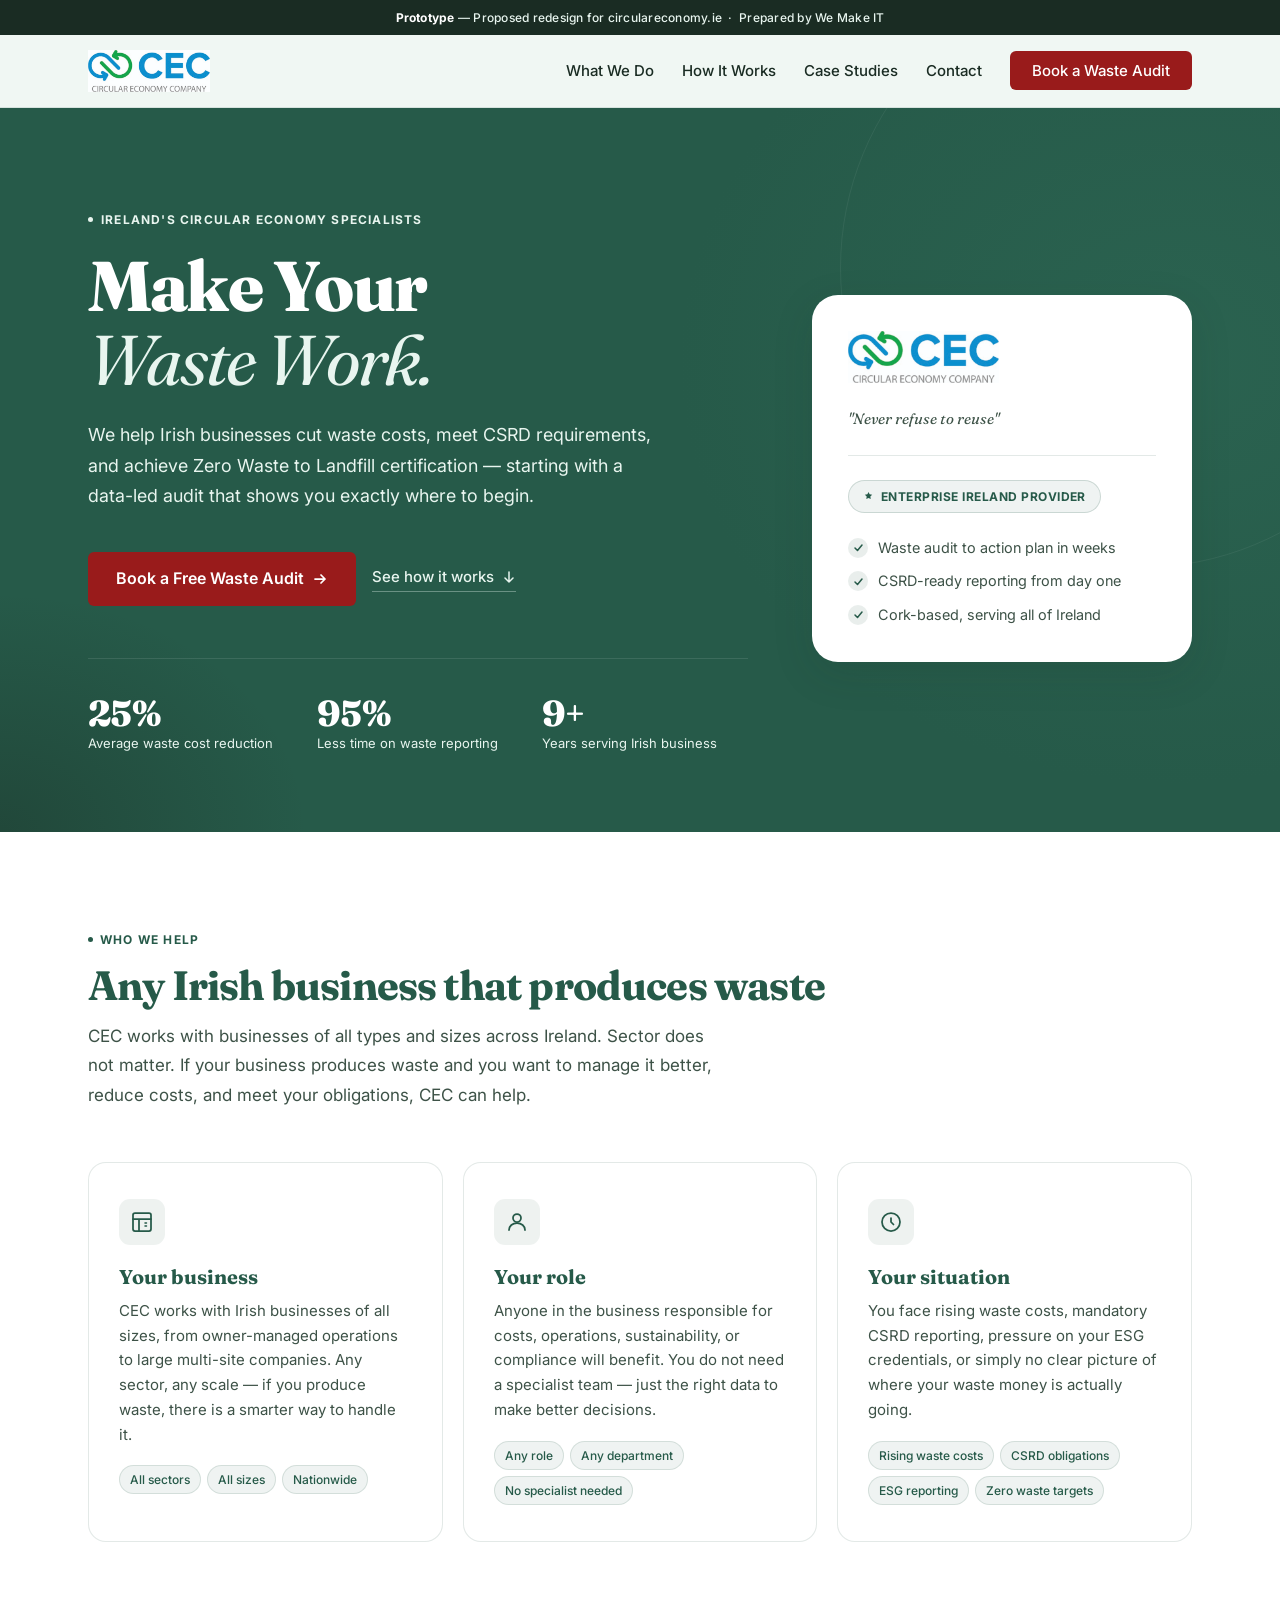
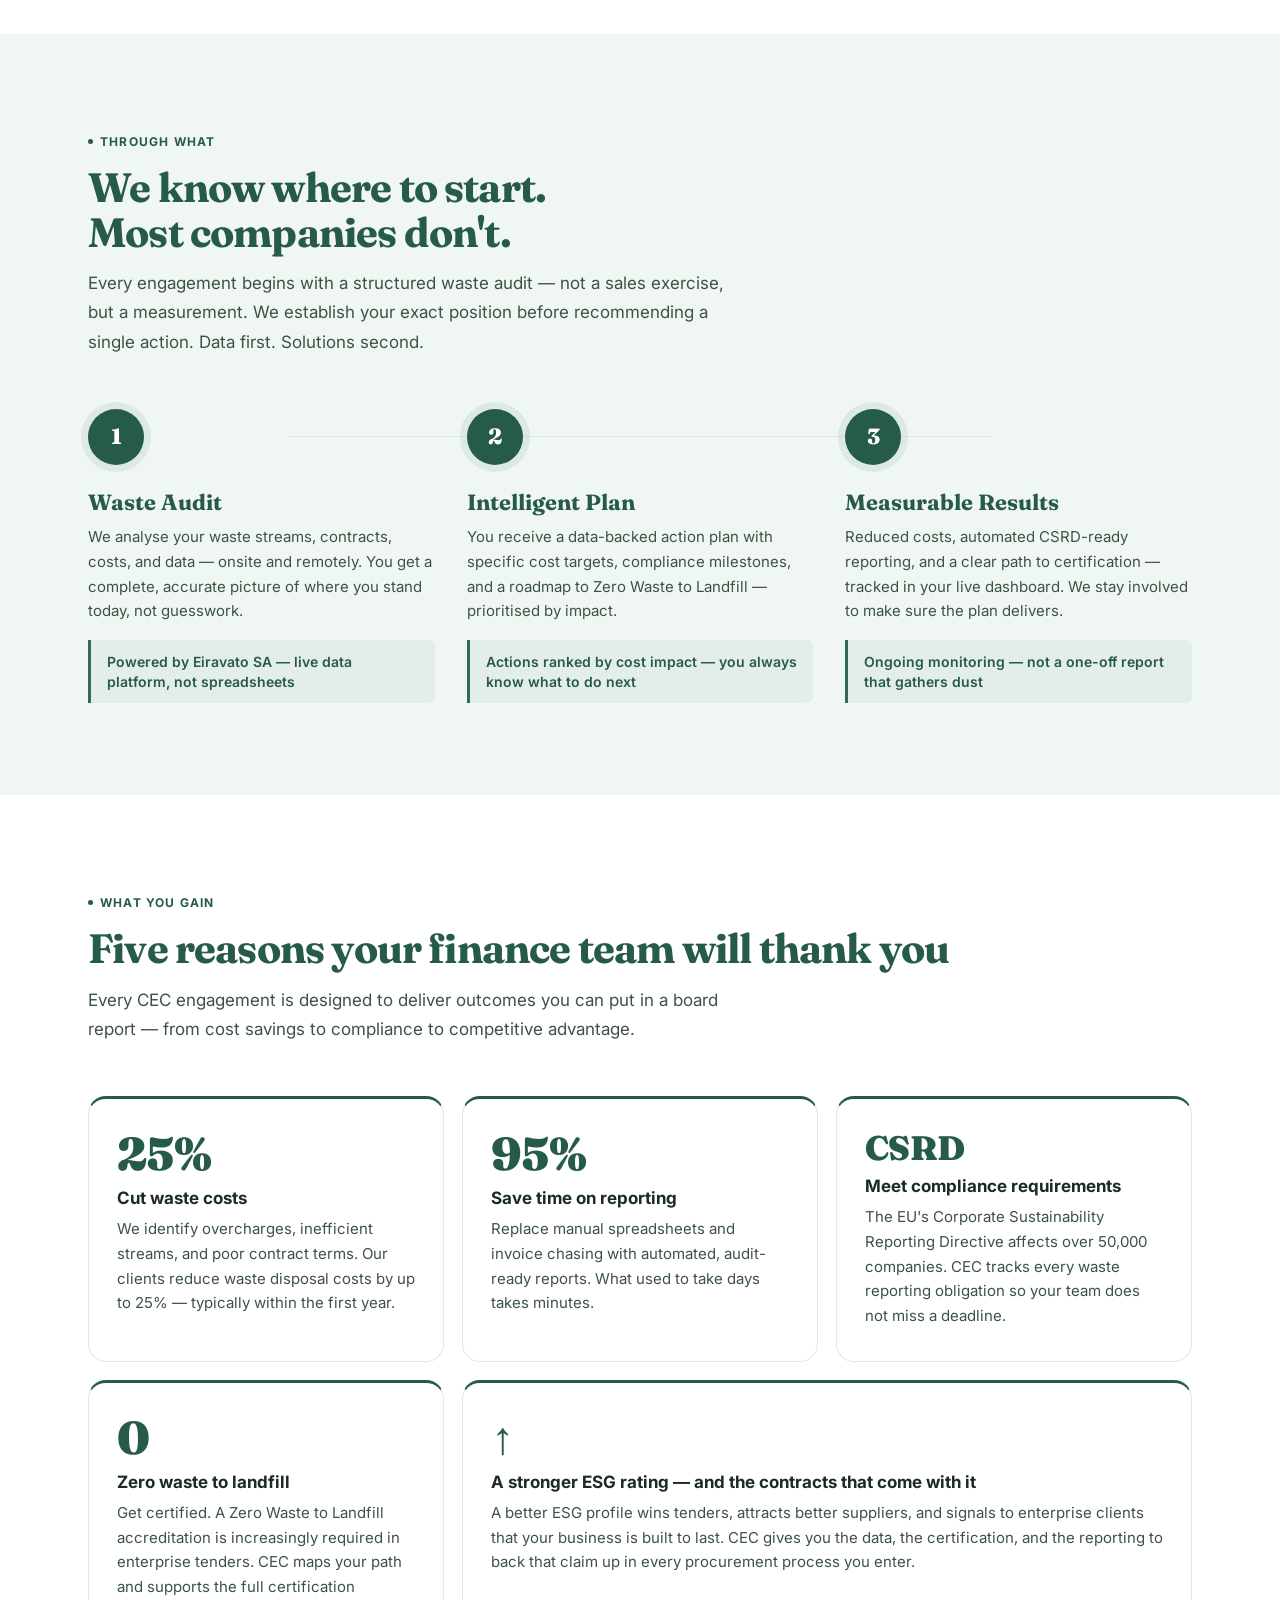
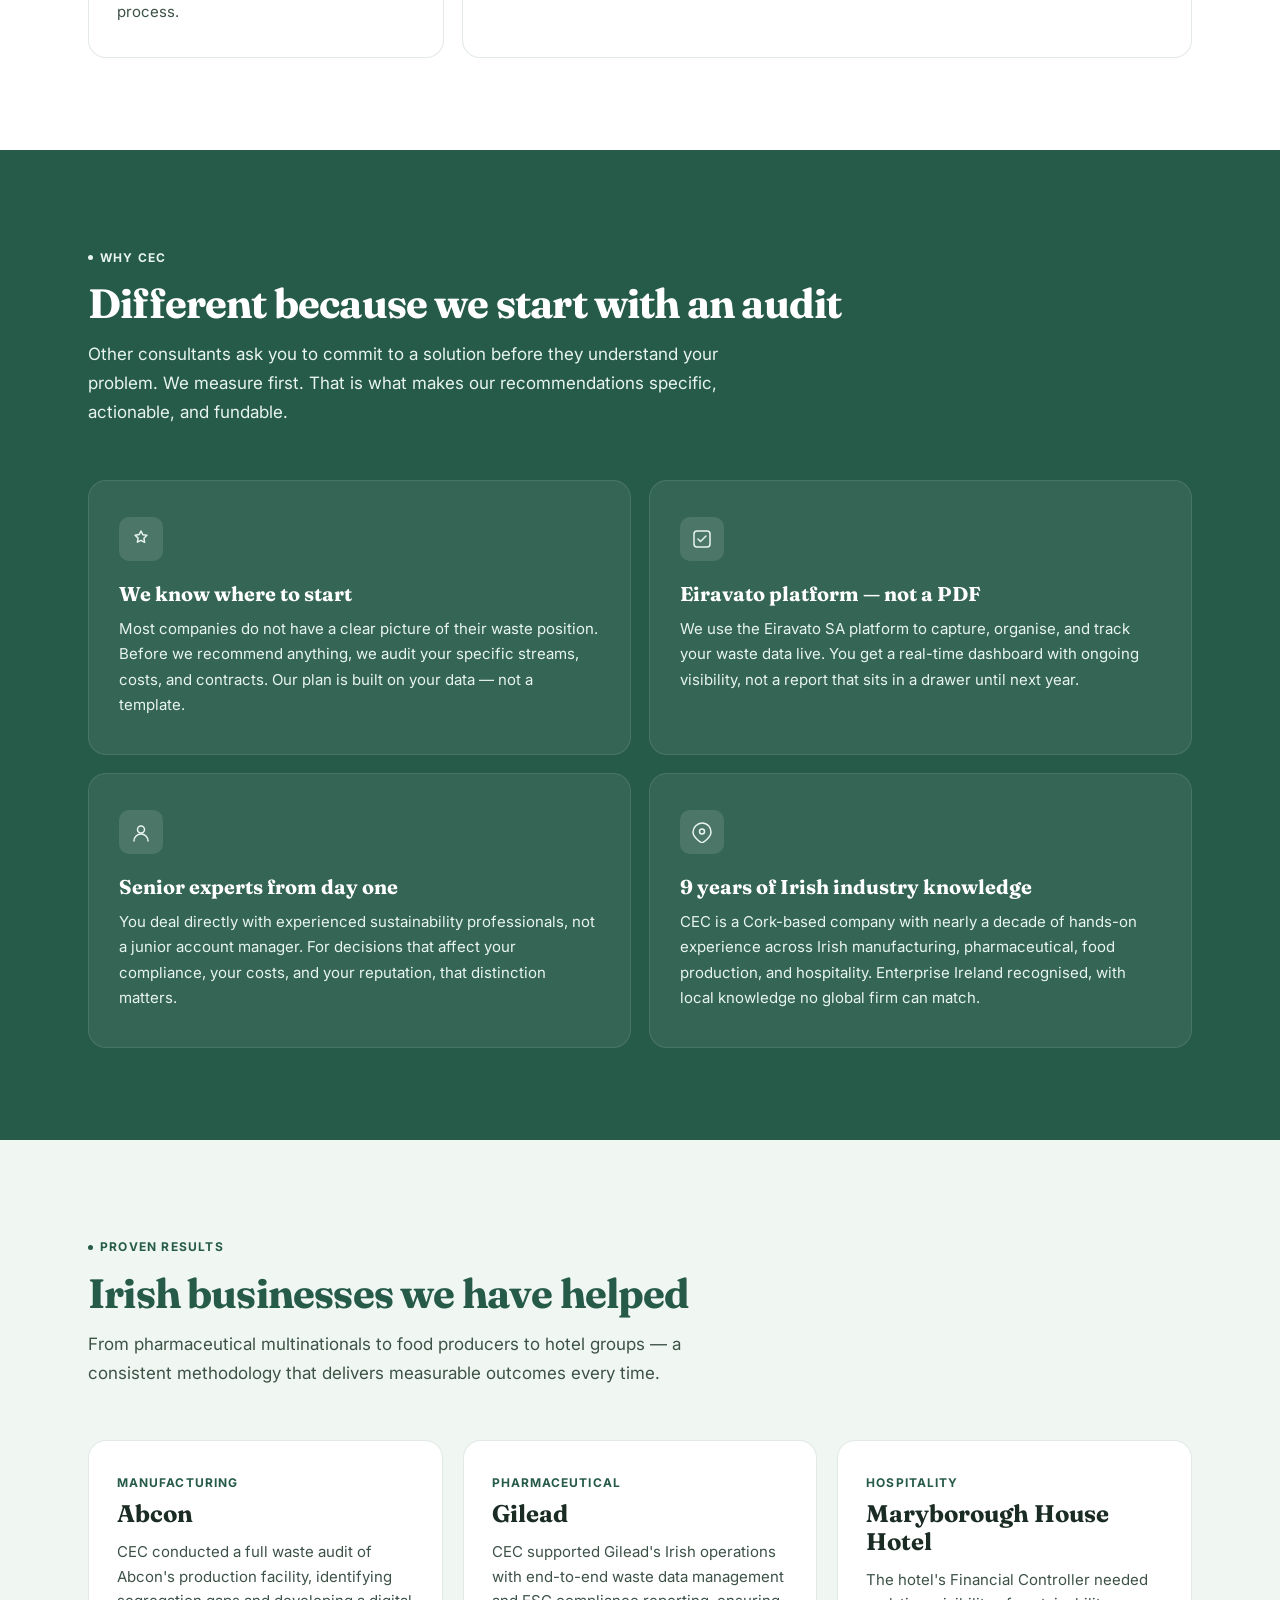
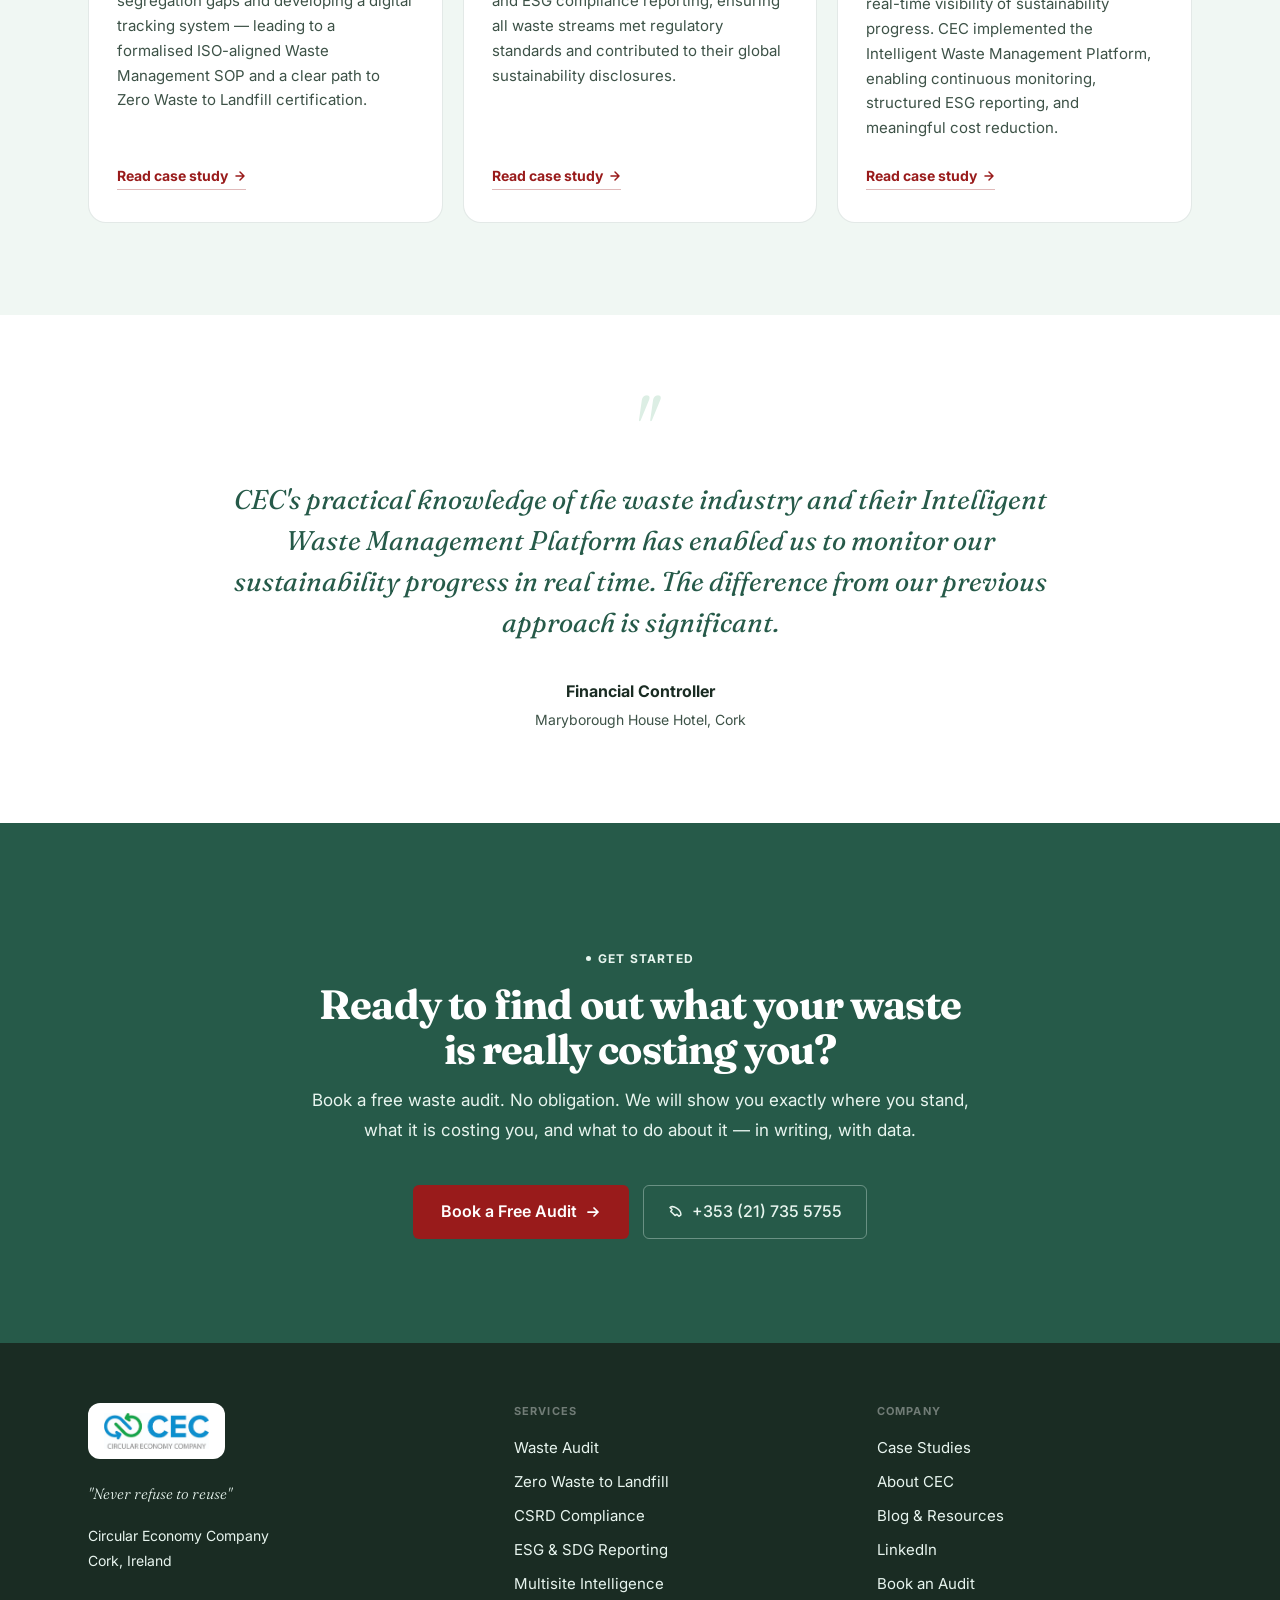
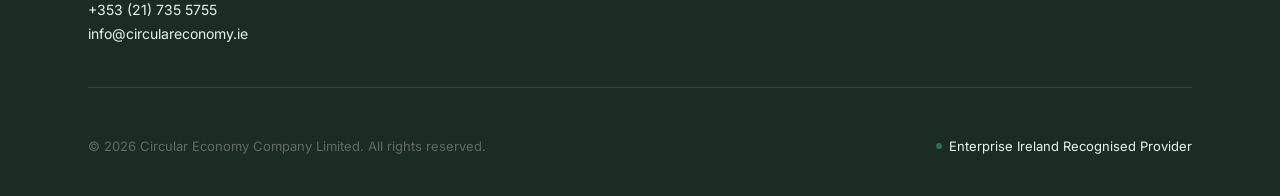
<file: prototype.html>
<!DOCTYPE html>
<html lang="en">
<head>
  <meta charset="UTF-8" />
  <meta name="viewport" content="width=device-width, initial-scale=1.0" />
  <title>Waste Management &amp; Sustainability Audits Ireland | CEC</title>
  <meta name="description" content="CEC helps Irish businesses cut waste costs by up to 25%, meet CSRD requirements, and achieve Zero Waste to Landfill certification — starting with a data-led audit." />

  <link rel="preconnect" href="https://fonts.googleapis.com" />
  <link rel="preconnect" href="https://fonts.gstatic.com" crossorigin />
  <link href="https://fonts.googleapis.com/css2?family=Fraunces:ital,opsz,wght@0,9..144,400;0,9..144,600;0,9..144,700;0,9..144,800;0,9..144,900;1,9..144,300;1,9..144,400;1,9..144,500&family=Inter:wght@300;400;500;600;700;800&display=swap" rel="stylesheet" />

  <style>
    /* ── Reset ──────────────────────────────────────────────────── */
    *, *::before, *::after { box-sizing: border-box; margin: 0; padding: 0; }

    /*
     * ── Colour system ─────────────────────────────────────────────
     *
     * Green-dominant, calm palette. Red for CTAs and inline links only.
     * All text/bg pairs verified WCAG 2.1 AAA (7:1 normal, 4.5:1 large ≥18px):
     *
     * Light backgrounds:
     *   --text-1  #1a2c23  on white           → 15.2:1  ✓ AAA
     *   --text-1  #1a2c23  on --sage #f0f7f3  → 14.1:1  ✓ AAA
     *   --text-2  #3d5247  on white           →  8.76:1  ✓ AAA
     *   --text-2  #3d5247  on --sage #f0f7f3  →  8.16:1  ✓ AAA
     *   --forest  #265a49  on white           →  7.89:1  ✓ AAA  (headings, eyebrows)
     *   --forest  #265a49  on --sage #f0f7f3  →  7.36:1  ✓ AAA
     *   --red     #991b1b  on white           →  8.37:1  ✓ AAA  (CTA text + inline links)
     *   --red     #991b1b  on --sage #f0f7f3  →  7.79:1  ✓ AAA
     *
     * Dark backgrounds (--forest #265a49, L=0.083):
     *   #ffffff             → 7.89:1  ✓ AAA
     *   --on-dk-2 #e8f5ef  → 7.07:1  ✓ AAA
     *
     * Dark footer (--forest-deep #1a2c23, L=0.023):
     *   #ffffff             → 18.9:1  ✓ AAA
     *   --on-dk-2 #e8f5ef  → 17.1:1  ✓ AAA
     */
    :root {
      --forest:       #265a49;   /* primary green — bg + heading/eyebrow text on light */
      --forest-deep:  #1a2c23;   /* deepest green — footer bg + darkest text */
      --green-brand:  #2f6b57;   /* brand reference — borders, decorative */
      --green-light:  #4a8c72;   /* lighter accent on dark sections */

      --sage:         #f0f7f3;   /* pale green section bg */
      --sage-mid:     #dceee4;   /* step connectors, subtle borders */

      --text-1:       #1a2c23;   /* primary text on all light bg */
      --text-2:       #3d5247;   /* secondary text on all light bg */

      --on-dk:        #ffffff;   /* text on dark green bg */
      --on-dk-2:      #e8f5ef;   /* muted text on dark green bg */

      --red:          #991b1b;   /* CTAs + inline links ONLY */
      --red-hover:    #7f1d1d;

      --white:        #ffffff;
      --border:       rgba(38, 90, 73, 0.13);
      --border-dk:    rgba(255, 255, 255, 0.1);

      --font-d: 'Fraunces', Georgia, serif;
      --font-b: 'Inter', system-ui, sans-serif;

      --max-w: 1200px;
      --px:    clamp(20px, 4vw, 48px);
      --r-sm:  6px;
      --r-md:  12px;
      --r-lg:  18px;
      --r-xl:  26px;

      --sh-sm: 0 1px 4px rgba(26, 44, 35, 0.07);
      --sh-md: 0 4px 20px rgba(26, 44, 35, 0.1);
      --sh-lg: 0 12px 40px rgba(26, 44, 35, 0.13);
    }

    /* ── Base ───────────────────────────────────────────────────── */
    html { scroll-behavior: smooth; }

    body {
      font-family: var(--font-b);
      font-size: 16px;
      line-height: 1.6;
      color: var(--text-1);
      background: var(--white);
      -webkit-font-smoothing: antialiased;
    }

    img { max-width: 100%; display: block; }
    a   { color: inherit; text-decoration: none; }
    ul, ol { list-style: none; }

    .container {
      max-width: var(--max-w);
      margin-inline: auto;
      padding-inline: var(--px);
    }

    /* inline links — red only */
    .link-inline {
      color: var(--red);
      text-decoration: underline;
      text-decoration-thickness: 1px;
      text-underline-offset: 2px;
      transition: color 0.15s;
    }
    .link-inline:hover { color: var(--red-hover); }

    /* ── Prototype notice ───────────────────────────────────────── */
    .proto-bar {
      background: var(--forest-deep);
      color: var(--on-dk-2);
      font-size: 0.75rem;
      font-weight: 500;
      text-align: center;
      padding: 8px var(--px);
      letter-spacing: 0.02em;
    }
    .proto-bar strong { color: var(--on-dk); }

    /* ── Navigation ─────────────────────────────────────────────── */
    .nav {
      position: sticky;
      top: 0;
      z-index: 200;
      background: rgba(240, 247, 243, 0.97);
      backdrop-filter: blur(14px);
      -webkit-backdrop-filter: blur(14px);
      border-bottom: 1px solid var(--border);
    }

    .nav-inner {
      display: flex;
      align-items: center;
      gap: 36px;
      height: 72px;
    }

    .nav-logo {
      display: flex;
      align-items: center;
      flex-shrink: 0;
    }

    /* The CEC logo is a JPG (white bg). Keep it on a light nav and it looks perfect. */
    .nav-logo-img {
      height: 42px;
      width: auto;
      display: block;
    }

    .nav-links {
      display: flex;
      align-items: center;
      gap: 28px;
      margin-left: auto;
    }

    .nav-links a {
      font-size: 0.9375rem;
      font-weight: 500;
      color: var(--text-1);
      transition: color 0.15s;
      white-space: nowrap;
    }
    .nav-links a:hover { color: var(--forest); }

    /* CTA nav button — red */
    .nav-cta {
      background: var(--red) !important;
      color: var(--white) !important;
      padding: 10px 22px;
      border-radius: var(--r-sm);
      font-weight: 600;
      font-size: 0.875rem;
      transition: background 0.15s, transform 0.1s !important;
    }
    .nav-cta:hover {
      background: var(--red-hover) !important;
      transform: translateY(-1px);
    }

    .nav-toggle {
      display: none;
      background: none;
      border: none;
      cursor: pointer;
      padding: 8px;
      color: var(--text-1);
      margin-left: auto;
    }

    /* ── Hero (dark forest green) ────────────────────────────────── */
    .hero {
      background: var(--forest);
      color: var(--on-dk);
      padding: 96px 0 80px;
      position: relative;
      overflow: hidden;
    }

    /* leaf/organic radial texture in green tones */
    .hero::before {
      content: '';
      position: absolute;
      inset: 0;
      background:
        radial-gradient(ellipse 60% 90% at 92% 35%, rgba(47, 107, 87, 0.5) 0%, transparent 65%),
        radial-gradient(ellipse 40% 55% at 0% 100%, rgba(26, 44, 35, 0.4) 0%, transparent 60%);
      pointer-events: none;
    }

    /* circular ring — echoes the CEC logo arrows */
    .hero::after {
      content: '';
      position: absolute;
      right: -160px;
      top: -140px;
      width: 600px;
      height: 600px;
      border-radius: 50%;
      border: 1px solid rgba(255, 255, 255, 0.06);
      pointer-events: none;
    }

    .hero-inner {
      position: relative;
      z-index: 1;
      display: grid;
      grid-template-columns: 1fr 380px;
      gap: 64px;
      align-items: center;
    }

    .hero-eyebrow {
      display: inline-flex;
      align-items: center;
      gap: 8px;
      font-size: 0.75rem;
      font-weight: 700;
      letter-spacing: 0.1em;
      text-transform: uppercase;
      color: var(--on-dk-2);
      margin-bottom: 20px;
    }
    .hero-eyebrow-pip {
      width: 5px; height: 5px;
      border-radius: 50%;
      background: var(--on-dk-2);
      flex-shrink: 0;
    }

    .hero-h1 {
      font-family: var(--font-d);
      font-size: clamp(2.875rem, 5.5vw, 4.625rem);
      font-weight: 800;
      line-height: 1.04;
      letter-spacing: -0.025em;
      color: var(--on-dk);
      margin-bottom: 24px;
    }
    .hero-h1 em {
      font-style: italic;
      color: var(--on-dk-2);
      font-weight: 400;
    }

    .hero-sub {
      font-size: clamp(1rem, 1.4vw, 1.125rem);
      line-height: 1.72;
      color: var(--on-dk-2);
      max-width: 52ch;
      margin-bottom: 40px;
    }

    .hero-actions {
      display: flex;
      align-items: center;
      gap: 16px;
      flex-wrap: wrap;
      margin-bottom: 52px;
    }

    /* primary button — red (only use for CTAs) */
    .btn-primary {
      display: inline-flex;
      align-items: center;
      gap: 8px;
      background: var(--red);
      color: var(--white);
      font-family: var(--font-b);
      font-size: 1rem;
      font-weight: 600;
      padding: 14px 28px;
      border-radius: var(--r-sm);
      border: none;
      cursor: pointer;
      transition: background 0.15s, transform 0.1s;
      text-decoration: none;
      white-space: nowrap;
    }
    .btn-primary:hover {
      background: var(--red-hover);
      transform: translateY(-2px);
    }

    /* ghost button — white outline on dark bg */
    .btn-ghost {
      display: inline-flex;
      align-items: center;
      gap: 8px;
      color: var(--on-dk-2);
      font-size: 0.9375rem;
      font-weight: 500;
      border-bottom: 1px solid rgba(232, 245, 239, 0.35);
      padding-bottom: 2px;
      transition: color 0.15s, border-color 0.15s;
    }
    .btn-ghost:hover {
      color: var(--on-dk);
      border-color: rgba(232, 245, 239, 0.7);
    }

    /* stat strip */
    .hero-stats {
      display: flex;
      gap: 44px;
      flex-wrap: wrap;
      padding-top: 36px;
      border-top: 1px solid var(--border-dk);
    }
    .hero-stat { display: flex; flex-direction: column; gap: 3px; }
    .hero-stat-num {
      font-family: var(--font-d);
      font-size: 2.25rem;
      font-weight: 800;
      color: var(--on-dk);
      line-height: 1;
      letter-spacing: -0.02em;
    }
    .hero-stat-label {
      font-size: 0.8125rem;
      color: var(--on-dk-2);
      line-height: 1.4;
    }

    /* hero right card — white bg so the logo shows cleanly */
    .hero-panel {
      background: var(--white);
      border-radius: var(--r-xl);
      padding: 36px;
      box-shadow: var(--sh-lg);
    }

    .hero-panel-logo {
      display: block;
      margin-bottom: 24px;
    }
    .hero-panel-logo-img {
      height: 52px;
      width: auto;
    }

    .hero-panel-tagline {
      font-family: var(--font-d);
      font-size: 0.9375rem;
      font-style: italic;
      font-weight: 400;
      color: var(--text-2);
      margin-bottom: 24px;
      padding-bottom: 24px;
      border-bottom: 1px solid var(--border);
    }

    .hero-panel-badge {
      display: inline-flex;
      align-items: center;
      gap: 7px;
      background: rgba(38, 90, 73, 0.07);
      border: 1px solid rgba(38, 90, 73, 0.18);
      border-radius: 100px;
      padding: 6px 14px;
      font-size: 0.75rem;
      font-weight: 700;
      color: var(--forest);
      letter-spacing: 0.04em;
      text-transform: uppercase;
      margin-bottom: 24px;
    }

    .hero-panel-list {
      display: flex;
      flex-direction: column;
      gap: 12px;
    }
    .hero-panel-item {
      display: flex;
      align-items: flex-start;
      gap: 10px;
      font-size: 0.9rem;
      color: var(--text-2);
      line-height: 1.5;
    }
    .hero-panel-check {
      width: 20px; height: 20px;
      border-radius: 50%;
      background: rgba(38, 90, 73, 0.1);
      display: flex;
      align-items: center;
      justify-content: center;
      color: var(--forest);
      flex-shrink: 0;
      margin-top: 1px;
    }

    /* ── Section base ────────────────────────────────────────────── */
    .section { padding: 92px 0; }
    .section--white  { background: var(--white); }
    .section--sage   { background: var(--sage); }
    .section--forest { background: var(--forest); color: var(--on-dk); }
    .section--deep   { background: var(--forest-deep); color: var(--on-dk); }

    /* eyebrow label */
    .eyebrow {
      display: inline-flex;
      align-items: center;
      gap: 7px;
      font-size: 0.75rem;
      font-weight: 700;
      letter-spacing: 0.1em;
      text-transform: uppercase;
      color: var(--forest);          /* green on light bg */
      margin-bottom: 14px;
    }
    .section--forest .eyebrow,
    .section--deep   .eyebrow {
      color: var(--on-dk-2);         /* near-white on dark green bg */
    }
    .eyebrow-pip {
      width: 5px; height: 5px;
      border-radius: 50%;
      background: currentColor;
      flex-shrink: 0;
    }

    /* section headings */
    .s-h2 {
      font-family: var(--font-d);
      font-size: clamp(1.875rem, 3.2vw, 2.75rem);
      font-weight: 700;
      line-height: 1.1;
      letter-spacing: -0.02em;
      color: var(--forest);          /* green on light bg */
      margin-bottom: 14px;
    }
    .section--forest .s-h2,
    .section--deep   .s-h2 { color: var(--on-dk); }

    .s-intro {
      font-size: 1.0625rem;
      line-height: 1.72;
      color: var(--text-2);
      max-width: 58ch;
      margin-bottom: 52px;
    }
    .section--forest .s-intro,
    .section--deep   .s-intro { color: var(--on-dk-2); }

    /* ── Who we help ─────────────────────────────────────────────── */
    .help-grid {
      display: grid;
      grid-template-columns: repeat(3, 1fr);
      gap: 20px;
    }

    .help-card {
      background: var(--white);
      border: 1px solid var(--border);
      border-radius: var(--r-lg);
      padding: 36px 30px;
      transition: box-shadow 0.2s, transform 0.15s;
    }
    .help-card:hover {
      box-shadow: var(--sh-md);
      transform: translateY(-2px);
    }

    .help-icon {
      width: 46px; height: 46px;
      border-radius: 11px;
      background: rgba(38, 90, 73, 0.08);
      display: flex;
      align-items: center;
      justify-content: center;
      color: var(--forest);
      margin-bottom: 20px;
    }

    .help-h3 {
      font-family: var(--font-d);
      font-size: 1.25rem;
      font-weight: 700;
      color: var(--forest);
      margin-bottom: 10px;
      line-height: 1.2;
    }

    .help-body {
      font-size: 0.9375rem;
      line-height: 1.65;
      color: var(--text-2);
      margin-bottom: 18px;
    }

    .tags { display: flex; flex-wrap: wrap; gap: 6px; }
    .tag {
      font-size: 0.75rem;
      font-weight: 500;
      padding: 4px 10px;
      border-radius: 100px;
      background: rgba(38, 90, 73, 0.07);
      color: var(--forest);
      border: 1px solid rgba(38, 90, 73, 0.14);
    }

    /* ── How it works ────────────────────────────────────────────── */
    .steps {
      display: grid;
      grid-template-columns: repeat(3, 1fr);
      gap: 32px;
      position: relative;
    }
    .steps::before {
      content: '';
      position: absolute;
      top: 27px;
      left: 18%;
      right: 18%;
      height: 1px;
      background: var(--sage-mid);
    }

    .step { position: relative; }

    .step-num {
      width: 56px; height: 56px;
      border-radius: 50%;
      background: var(--forest);
      color: var(--on-dk);
      font-family: var(--font-d);
      font-size: 1.375rem;
      font-weight: 800;
      display: flex;
      align-items: center;
      justify-content: center;
      margin-bottom: 24px;
      position: relative;
      z-index: 1;
      box-shadow: 0 0 0 7px rgba(38, 90, 73, 0.09);
    }

    .step-h3 {
      font-family: var(--font-d);
      font-size: 1.375rem;
      font-weight: 700;
      color: var(--forest);
      margin-bottom: 10px;
      line-height: 1.2;
    }

    .step-body {
      font-size: 0.9375rem;
      line-height: 1.65;
      color: var(--text-2);
      margin-bottom: 16px;
    }

    .step-callout {
      padding: 12px 16px;
      background: rgba(38, 90, 73, 0.06);
      border-left: 3px solid var(--green-brand);
      border-radius: 0 var(--r-sm) var(--r-sm) 0;
      font-size: 0.875rem;
      font-weight: 600;
      color: var(--forest);   /* #265a49 on very-pale-green bg → AAA ✓ */
      line-height: 1.4;
    }

    /* ── Benefits ────────────────────────────────────────────────── */
    .benefits-grid {
      display: grid;
      grid-template-columns: repeat(3, 1fr);
      gap: 18px;
    }

    .benefit {
      background: var(--white);
      border: 1px solid var(--border);
      border-radius: var(--r-lg);
      padding: 32px 28px;
      transition: box-shadow 0.2s, transform 0.15s;
      border-top: 3px solid var(--forest);
    }
    .benefit:hover {
      box-shadow: var(--sh-lg);
      transform: translateY(-3px);
    }
    .benefit--wide { grid-column: span 2; }

    /*
     * Large stat: font-size 2.875rem (46px) = large text per WCAG.
     * Using --forest #265a49 on white → 7.89:1 = AAA even for normal text.
     */
    .benefit-stat {
      font-family: var(--font-d);
      font-size: 2.875rem;
      font-weight: 900;
      color: var(--forest);
      line-height: 1;
      margin-bottom: 10px;
      letter-spacing: -0.02em;
    }

    .benefit-h3 {
      font-size: 1.0625rem;
      font-weight: 700;
      color: var(--text-1);
      margin-bottom: 8px;
      line-height: 1.3;
    }

    .benefit-body {
      font-size: 0.9375rem;
      line-height: 1.65;
      color: var(--text-2);
    }

    /* ── Why CEC (dark green bg) ─────────────────────────────────── */
    .why-grid {
      display: grid;
      grid-template-columns: repeat(2, 1fr);
      gap: 18px;
    }

    .why-card {
      background: rgba(255, 255, 255, 0.07);
      border: 1px solid rgba(255, 255, 255, 0.1);
      border-radius: var(--r-lg);
      padding: 36px 30px;
      transition: background 0.2s;
    }
    .why-card:hover { background: rgba(255, 255, 255, 0.11); }

    .why-icon {
      width: 44px; height: 44px;
      border-radius: 10px;
      background: rgba(232, 245, 239, 0.12);
      display: flex;
      align-items: center;
      justify-content: center;
      color: var(--on-dk-2);
      margin-bottom: 20px;
    }

    .why-h3 {
      font-family: var(--font-d);
      font-size: 1.25rem;
      font-weight: 700;
      color: var(--on-dk);
      margin-bottom: 10px;
      line-height: 1.25;
    }

    .why-body {
      font-size: 0.9375rem;
      line-height: 1.7;
      color: var(--on-dk-2);
    }

    /* ── Case studies ────────────────────────────────────────────── */
    .cases-grid {
      display: grid;
      grid-template-columns: repeat(3, 1fr);
      gap: 20px;
    }

    .case-card {
      background: var(--white);
      border: 1px solid var(--border);
      border-radius: var(--r-lg);
      padding: 32px 28px;
      display: flex;
      flex-direction: column;
      transition: box-shadow 0.2s, transform 0.15s;
    }
    .case-card:hover {
      box-shadow: var(--sh-md);
      transform: translateY(-2px);
    }

    .case-sector {
      font-size: 0.75rem;
      font-weight: 700;
      letter-spacing: 0.09em;
      text-transform: uppercase;
      color: var(--forest);
      margin-bottom: 8px;
    }

    .case-name {
      font-family: var(--font-d);
      font-size: 1.5rem;
      font-weight: 700;
      color: var(--text-1);
      margin-bottom: 12px;
      line-height: 1.15;
    }

    .case-body {
      font-size: 0.9375rem;
      line-height: 1.65;
      color: var(--text-2);
      flex: 1;
      margin-bottom: 24px;
    }

    /* case link — use red for inline link per user request */
    .case-link {
      display: inline-flex;
      align-items: center;
      gap: 6px;
      font-size: 0.875rem;
      font-weight: 700;
      color: var(--red);   /* inline link = red, 8.37:1 on white ✓ AAA */
      align-self: flex-start;
      border-bottom: 1.5px solid rgba(153, 27, 27, 0.3);
      padding-bottom: 2px;
      transition: color 0.15s, border-color 0.15s;
    }
    .case-link:hover {
      color: var(--red-hover);
      border-color: rgba(127, 29, 29, 0.5);
    }

    /* ── Testimonial ──────────────────────────────────────────────── */
    .testimonial-wrap {
      max-width: 820px;
      margin-inline: auto;
      text-align: center;
    }

    .t-mark {
      font-family: var(--font-d);
      font-size: 5rem;
      line-height: 0.55;
      color: var(--sage-mid);
      display: block;
      margin-bottom: 28px;
      font-style: italic;
    }

    .t-quote {
      font-family: var(--font-d);
      font-size: clamp(1.25rem, 2.2vw, 1.6875rem);
      font-weight: 400;
      font-style: italic;
      line-height: 1.52;
      color: var(--forest);   /* #265a49 on white → 7.89:1 ✓ AAA */
      margin-bottom: 36px;
    }

    .t-attr { display: flex; flex-direction: column; align-items: center; gap: 4px; }
    .t-name { font-weight: 700; font-size: 1rem; color: var(--text-1); }
    .t-role { font-size: 0.875rem; color: var(--text-2); }

    /* ── CTA section (dark green) ────────────────────────────────── */
    .cta-wrap {
      text-align: center;
      max-width: 660px;
      margin-inline: auto;
      padding: 28px 0 12px;
    }
    .cta-sub {
      font-size: 1.0625rem;
      line-height: 1.72;
      color: var(--on-dk-2);
      margin-bottom: 40px;
    }
    .cta-actions {
      display: flex;
      align-items: center;
      justify-content: center;
      gap: 14px;
      flex-wrap: wrap;
    }

    .btn-outline-dk {
      display: inline-flex;
      align-items: center;
      gap: 8px;
      border: 1.5px solid rgba(232, 245, 239, 0.35);
      color: var(--on-dk-2);
      font-size: 1rem;
      font-weight: 500;
      padding: 13px 24px;
      border-radius: var(--r-sm);
      transition: border-color 0.15s, color 0.15s;
    }
    .btn-outline-dk:hover {
      border-color: rgba(232, 245, 239, 0.75);
      color: var(--on-dk);
    }

    /* ── Footer ──────────────────────────────────────────────────── */
    .footer {
      background: var(--forest-deep);
      padding: 60px 0 40px;
    }

    .footer-top {
      display: grid;
      grid-template-columns: 1.2fr 1fr 1fr;
      gap: 48px;
      margin-bottom: 48px;
      padding-bottom: 40px;
      border-bottom: 1px solid var(--border-dk);
    }

    /* white pill behind logo so JPG background is invisible */
    .footer-logo-wrap {
      display: inline-block;
      background: var(--white);
      border-radius: var(--r-md);
      padding: 10px 16px;
      margin-bottom: 16px;
    }
    .footer-logo-img {
      height: 36px;
      width: auto;
    }

    .footer-tagline {
      font-size: 0.9375rem;
      font-style: italic;
      font-family: var(--font-d);
      font-weight: 300;
      color: var(--on-dk-2);
      margin-bottom: 18px;
    }

    .footer-detail {
      font-size: 0.875rem;
      color: var(--on-dk-2);
      line-height: 1.75;
    }
    .footer-detail a {
      color: var(--on-dk-2);
      transition: color 0.15s;
    }
    .footer-detail a:hover { color: var(--on-dk); }

    .footer-col-title {
      font-size: 0.6875rem;
      font-weight: 700;
      letter-spacing: 0.1em;
      text-transform: uppercase;
      color: rgba(255, 255, 255, 0.38);
      margin-bottom: 16px;
    }

    .footer-links { display: flex; flex-direction: column; gap: 10px; }
    .footer-links a {
      font-size: 0.9375rem;
      color: var(--on-dk-2);
      transition: color 0.15s;
    }
    .footer-links a:hover { color: var(--on-dk); }

    .footer-bottom {
      display: flex;
      align-items: center;
      justify-content: space-between;
      flex-wrap: wrap;
      gap: 12px;
    }
    .footer-copy { font-size: 0.8125rem; color: rgba(255, 255, 255, 0.3); }
    .footer-ei {
      display: inline-flex;
      align-items: center;
      gap: 7px;
      font-size: 0.8125rem;
      color: var(--on-dk-2);
    }
    .footer-ei-pip {
      width: 6px; height: 6px;
      border-radius: 50%;
      background: var(--green-brand);
    }

    /* ── Responsive ──────────────────────────────────────────────── */
    @media (max-width: 1000px) {
      .hero-inner  { grid-template-columns: 1fr; }
      .hero-panel  { display: none; }
      .footer-top  { grid-template-columns: 1fr 1fr; }
    }

    @media (max-width: 800px) {
      .section       { padding: 68px 0; }
      .help-grid     { grid-template-columns: 1fr; gap: 16px; }
      .steps         { grid-template-columns: 1fr; gap: 40px; }
      .steps::before { display: none; }
      .benefits-grid { grid-template-columns: 1fr 1fr; }
      .benefit--wide { grid-column: span 2; }
      .why-grid      { grid-template-columns: 1fr; }
      .cases-grid    { grid-template-columns: 1fr; }
      .footer-top    { grid-template-columns: 1fr; gap: 32px; }
    }

    @media (max-width: 640px) {
      .nav-links  { display: none; }
      .nav-toggle { display: flex; margin-left: auto; }
      .nav-links.is-open {
        display: flex;
        flex-direction: column;
        position: fixed;
        top: 72px; left: 0; right: 0; bottom: 0;
        background: var(--sage);
        padding: 32px var(--px);
        gap: 24px;
        z-index: 199;
        overflow-y: auto;
      }
      .nav-links.is-open .nav-cta { align-self: flex-start; padding: 12px 24px; font-size: 1rem; }
      .hero { padding: 64px 0 52px; }
      .hero-stats  { gap: 20px; }
      .benefits-grid { grid-template-columns: 1fr; }
      .benefit--wide { grid-column: span 1; }
      .footer-bottom { flex-direction: column; align-items: flex-start; }
    }
  </style>
</head>
<body>

  <div class="proto-bar" role="note">
    <strong>Prototype</strong> — Proposed redesign for circulareconomy.ie &nbsp;·&nbsp; Prepared by We Make IT
  </div>

  <!-- ── Navigation ─────────────────────────────────────────────── -->
  <nav class="nav" aria-label="Primary navigation">
    <div class="container nav-inner">

      <a class="nav-logo" href="#" aria-label="CEC — Circular Economy Company home">
        <img
          class="nav-logo-img"
          src="assets/cec-logo.jpg"
          alt="CEC — Circular Economy Company"
          height="42"
        />
      </a>

      <button class="nav-toggle" aria-controls="nav-links" aria-expanded="false" aria-label="Open navigation">
        <svg width="22" height="22" viewBox="0 0 22 22" fill="none" aria-hidden="true">
          <path d="M3 6h16M3 11h16M3 16h16" stroke="currentColor" stroke-width="1.75" stroke-linecap="round"/>
        </svg>
      </button>

      <ul class="nav-links" id="nav-links" role="list">
        <li><a href="#what-we-do">What We Do</a></li>
        <li><a href="#how-it-works">How It Works</a></li>
        <li><a href="#case-studies">Case Studies</a></li>
        <li><a href="#contact">Contact</a></li>
        <li><a class="nav-cta" href="#book-audit">Book a Waste Audit</a></li>
      </ul>

    </div>
  </nav>

  <main>

    <!-- ── Hero ───────────────────────────────────────────────────── -->
    <section class="hero" aria-labelledby="hero-h1">
      <div class="container hero-inner">

        <div class="hero-content">
          <p class="hero-eyebrow">
            <span class="hero-eyebrow-pip" aria-hidden="true"></span>
            Ireland's Circular Economy Specialists
          </p>
          <h1 class="hero-h1" id="hero-h1">
            Make Your<br><em>Waste Work.</em>
          </h1>
          <p class="hero-sub">
            We help Irish businesses cut waste costs, meet CSRD requirements, and achieve Zero Waste to Landfill certification — starting with a data-led audit that shows you exactly where to begin.
          </p>
          <div class="hero-actions">
            <a class="btn-primary" href="#book-audit">
              Book a Free Waste Audit
              <svg width="16" height="16" viewBox="0 0 16 16" fill="none" aria-hidden="true">
                <path d="M3 8h10M9 4l4 4-4 4" stroke="currentColor" stroke-width="1.75" stroke-linecap="round" stroke-linejoin="round"/>
              </svg>
            </a>
            <a class="btn-ghost" href="#how-it-works">
              See how it works
              <svg width="14" height="14" viewBox="0 0 14 14" fill="none" aria-hidden="true">
                <path d="M7 2v10M3 8l4 4 4-4" stroke="currentColor" stroke-width="1.5" stroke-linecap="round" stroke-linejoin="round"/>
              </svg>
            </a>
          </div>
          <div class="hero-stats" role="list" aria-label="Key results">
            <div class="hero-stat" role="listitem">
              <span class="hero-stat-num">25%</span>
              <span class="hero-stat-label">Average waste cost reduction</span>
            </div>
            <div class="hero-stat" role="listitem">
              <span class="hero-stat-num">95%</span>
              <span class="hero-stat-label">Less time on waste reporting</span>
            </div>
            <div class="hero-stat" role="listitem">
              <span class="hero-stat-num">9+</span>
              <span class="hero-stat-label">Years serving Irish business</span>
            </div>
          </div>
        </div>

        <!-- right panel — white card so the JPG logo displays correctly -->
        <div class="hero-panel" aria-hidden="true">
          <div class="hero-panel-logo">
            <img
              class="hero-panel-logo-img"
              src="assets/cec-logo.jpg"
              alt=""
              height="52"
            />
          </div>
          <p class="hero-panel-tagline">"Never refuse to reuse"</p>
          <div class="hero-panel-badge">
            <svg width="11" height="11" viewBox="0 0 11 11" fill="none" aria-hidden="true">
              <path d="M5.5 1l1.1 2.3 2.6.38-1.87 1.82.44 2.57L5.5 7 3.27 8.1l.44-2.57L1.8 3.68l2.6-.38L5.5 1z" fill="currentColor"/>
            </svg>
            Enterprise Ireland Provider
          </div>
          <ul class="hero-panel-list">
            <li class="hero-panel-item">
              <span class="hero-panel-check">
                <svg width="11" height="11" viewBox="0 0 11 11" fill="none">
                  <path d="M2 6l2.5 2.5L9 3" stroke="currentColor" stroke-width="1.5" stroke-linecap="round" stroke-linejoin="round"/>
                </svg>
              </span>
              Waste audit to action plan in weeks
            </li>
            <li class="hero-panel-item">
              <span class="hero-panel-check">
                <svg width="11" height="11" viewBox="0 0 11 11" fill="none">
                  <path d="M2 6l2.5 2.5L9 3" stroke="currentColor" stroke-width="1.5" stroke-linecap="round" stroke-linejoin="round"/>
                </svg>
              </span>
              CSRD-ready reporting from day one
            </li>
            <li class="hero-panel-item">
              <span class="hero-panel-check">
                <svg width="11" height="11" viewBox="0 0 11 11" fill="none">
                  <path d="M2 6l2.5 2.5L9 3" stroke="currentColor" stroke-width="1.5" stroke-linecap="round" stroke-linejoin="round"/>
                </svg>
              </span>
              Cork-based, serving all of Ireland
            </li>
          </ul>
        </div>

      </div>
    </section>

    <!-- ── Who we help (white) ────────────────────────────────────── -->
    <section class="section section--white" id="what-we-do" aria-labelledby="help-h2">
      <div class="container">
        <p class="eyebrow"><span class="eyebrow-pip" aria-hidden="true"></span>Who we help</p>
        <h2 class="s-h2" id="help-h2">Any Irish business that produces waste</h2>
        <p class="s-intro">CEC works with businesses of all types and sizes across Ireland. Sector does not matter. If your business produces waste and you want to manage it better, reduce costs, and meet your obligations, CEC can help.</p>

        <div class="help-grid">

          <div class="help-card">
            <div class="help-icon" aria-hidden="true">
              <svg width="24" height="24" viewBox="0 0 24 24" fill="none">
                <rect x="3" y="3" width="18" height="18" rx="2" stroke="currentColor" stroke-width="1.75"/>
                <path d="M3 9h18M9 9v12" stroke="currentColor" stroke-width="1.75" stroke-linecap="round"/>
                <path d="M15 13h1.5M15 16h1.5" stroke="currentColor" stroke-width="1.5" stroke-linecap="round"/>
              </svg>
            </div>
            <h3 class="help-h3">Your business</h3>
            <p class="help-body">CEC works with Irish businesses of all sizes, from owner-managed operations to large multi-site companies. Any sector, any scale — if you produce waste, there is a smarter way to handle it.</p>
            <div class="tags">
              <span class="tag">All sectors</span>
              <span class="tag">All sizes</span>
              <span class="tag">Nationwide</span>
            </div>
          </div>

          <div class="help-card">
            <div class="help-icon" aria-hidden="true">
              <svg width="24" height="24" viewBox="0 0 24 24" fill="none">
                <circle cx="12" cy="8" r="4" stroke="currentColor" stroke-width="1.75"/>
                <path d="M4 20c0-4 3.58-7 8-7s8 3 8 7" stroke="currentColor" stroke-width="1.75" stroke-linecap="round"/>
              </svg>
            </div>
            <h3 class="help-h3">Your role</h3>
            <p class="help-body">Anyone in the business responsible for costs, operations, sustainability, or compliance will benefit. You do not need a specialist team — just the right data to make better decisions.</p>
            <div class="tags">
              <span class="tag">Any role</span>
              <span class="tag">Any department</span>
              <span class="tag">No specialist needed</span>
            </div>
          </div>

          <div class="help-card">
            <div class="help-icon" aria-hidden="true">
              <svg width="24" height="24" viewBox="0 0 24 24" fill="none">
                <circle cx="12" cy="12" r="9" stroke="currentColor" stroke-width="1.75"/>
                <path d="M12 8v4l2.5 2.5" stroke="currentColor" stroke-width="1.75" stroke-linecap="round" stroke-linejoin="round"/>
              </svg>
            </div>
            <h3 class="help-h3">Your situation</h3>
            <p class="help-body">You face rising waste costs, mandatory CSRD reporting, pressure on your ESG credentials, or simply no clear picture of where your waste money is actually going.</p>
            <div class="tags">
              <span class="tag">Rising waste costs</span>
              <span class="tag">CSRD obligations</span>
              <span class="tag">ESG reporting</span>
              <span class="tag">Zero waste targets</span>
            </div>
          </div>

        </div>
      </div>
    </section>

    <!-- ── How it works (sage green) ──────────────────────────────── -->
    <section class="section section--sage" id="how-it-works" aria-labelledby="steps-h2">
      <div class="container">
        <p class="eyebrow"><span class="eyebrow-pip" aria-hidden="true"></span>Through what</p>
        <h2 class="s-h2" id="steps-h2">We know where to start.<br>Most companies don't.</h2>
        <p class="s-intro">Every engagement begins with a structured waste audit — not a sales exercise, but a measurement. We establish your exact position before recommending a single action. Data first. Solutions second.</p>

        <div class="steps" role="list">

          <div class="step" role="listitem">
            <div class="step-num" aria-hidden="true">1</div>
            <h3 class="step-h3">Waste Audit</h3>
            <p class="step-body">We analyse your waste streams, contracts, costs, and data — onsite and remotely. You get a complete, accurate picture of where you stand today, not guesswork.</p>
            <div class="step-callout">Powered by Eiravato SA — live data platform, not spreadsheets</div>
          </div>

          <div class="step" role="listitem">
            <div class="step-num" aria-hidden="true">2</div>
            <h3 class="step-h3">Intelligent Plan</h3>
            <p class="step-body">You receive a data-backed action plan with specific cost targets, compliance milestones, and a roadmap to Zero Waste to Landfill — prioritised by impact.</p>
            <div class="step-callout">Actions ranked by cost impact — you always know what to do next</div>
          </div>

          <div class="step" role="listitem">
            <div class="step-num" aria-hidden="true">3</div>
            <h3 class="step-h3">Measurable Results</h3>
            <p class="step-body">Reduced costs, automated CSRD-ready reporting, and a clear path to certification — tracked in your live dashboard. We stay involved to make sure the plan delivers.</p>
            <div class="step-callout">Ongoing monitoring — not a one-off report that gathers dust</div>
          </div>

        </div>
      </div>
    </section>

    <!-- ── Benefits (white) ───────────────────────────────────────── -->
    <section class="section section--white" id="benefits" aria-labelledby="benefits-h2">
      <div class="container">
        <p class="eyebrow"><span class="eyebrow-pip" aria-hidden="true"></span>What you gain</p>
        <h2 class="s-h2" id="benefits-h2">Five reasons your finance team will thank you</h2>
        <p class="s-intro">Every CEC engagement is designed to deliver outcomes you can put in a board report — from cost savings to compliance to competitive advantage.</p>

        <div class="benefits-grid" role="list">

          <article class="benefit" role="listitem">
            <div class="benefit-stat">25%</div>
            <h3 class="benefit-h3">Cut waste costs</h3>
            <p class="benefit-body">We identify overcharges, inefficient streams, and poor contract terms. Our clients reduce waste disposal costs by up to 25% — typically within the first year.</p>
          </article>

          <article class="benefit" role="listitem">
            <div class="benefit-stat">95%</div>
            <h3 class="benefit-h3">Save time on reporting</h3>
            <p class="benefit-body">Replace manual spreadsheets and invoice chasing with automated, audit-ready reports. What used to take days takes minutes.</p>
          </article>

          <article class="benefit" role="listitem">
            <div class="benefit-stat" style="font-size:2.125rem;">CSRD</div>
            <h3 class="benefit-h3">Meet compliance requirements</h3>
            <p class="benefit-body">The EU's Corporate Sustainability Reporting Directive affects over 50,000 companies. CEC tracks every waste reporting obligation so your team does not miss a deadline.</p>
          </article>

          <article class="benefit" role="listitem">
            <div class="benefit-stat">0</div>
            <h3 class="benefit-h3">Zero waste to landfill</h3>
            <p class="benefit-body">Get certified. A Zero Waste to Landfill accreditation is increasingly required in enterprise tenders. CEC maps your path and supports the full certification process.</p>
          </article>

          <article class="benefit benefit--wide" role="listitem">
            <div class="benefit-stat">↑</div>
            <h3 class="benefit-h3">A stronger ESG rating — and the contracts that come with it</h3>
            <p class="benefit-body">A better ESG profile wins tenders, attracts better suppliers, and signals to enterprise clients that your business is built to last. CEC gives you the data, the certification, and the reporting to back that claim up in every procurement process you enter.</p>
          </article>

        </div>
      </div>
    </section>

    <!-- ── Why CEC (dark forest green) ───────────────────────────── -->
    <section class="section section--forest" id="why-us" aria-labelledby="why-h2">
      <div class="container">
        <p class="eyebrow"><span class="eyebrow-pip" aria-hidden="true"></span>Why CEC</p>
        <h2 class="s-h2" id="why-h2">Different because we start with an audit</h2>
        <p class="s-intro">Other consultants ask you to commit to a solution before they understand your problem. We measure first. That is what makes our recommendations specific, actionable, and fundable.</p>

        <div class="why-grid">

          <div class="why-card">
            <div class="why-icon" aria-hidden="true">
              <svg width="22" height="22" viewBox="0 0 22 22" fill="none">
                <path d="M11 3l1.8 3.7 4.1.6-3 2.9.71 4.1L11 12.3l-3.61 1.9.71-4.1-3-2.9 4.1-.6L11 3z" stroke="currentColor" stroke-width="1.5" stroke-linejoin="round"/>
              </svg>
            </div>
            <h3 class="why-h3">We know where to start</h3>
            <p class="why-body">Most companies do not have a clear picture of their waste position. Before we recommend anything, we audit your specific streams, costs, and contracts. Our plan is built on your data — not a template.</p>
          </div>

          <div class="why-card">
            <div class="why-icon" aria-hidden="true">
              <svg width="22" height="22" viewBox="0 0 22 22" fill="none">
                <rect x="3" y="3" width="16" height="16" rx="3" stroke="currentColor" stroke-width="1.5"/>
                <path d="M7 11l2.5 2.5L15 8" stroke="currentColor" stroke-width="1.5" stroke-linecap="round" stroke-linejoin="round"/>
              </svg>
            </div>
            <h3 class="why-h3">Eiravato platform — not a PDF</h3>
            <p class="why-body">We use the Eiravato SA platform to capture, organise, and track your waste data live. You get a real-time dashboard with ongoing visibility, not a report that sits in a drawer until next year.</p>
          </div>

          <div class="why-card">
            <div class="why-icon" aria-hidden="true">
              <svg width="22" height="22" viewBox="0 0 22 22" fill="none">
                <circle cx="11" cy="8.5" r="3.5" stroke="currentColor" stroke-width="1.5"/>
                <path d="M4 20c0-3.87 3.13-7 7-7s7 3.13 7 7" stroke="currentColor" stroke-width="1.5" stroke-linecap="round"/>
              </svg>
            </div>
            <h3 class="why-h3">Senior experts from day one</h3>
            <p class="why-body">You deal directly with experienced sustainability professionals, not a junior account manager. For decisions that affect your compliance, your costs, and your reputation, that distinction matters.</p>
          </div>

          <div class="why-card">
            <div class="why-icon" aria-hidden="true">
              <svg width="22" height="22" viewBox="0 0 22 22" fill="none">
                <path d="M11 2C6.48 2 2 6.48 2 11c0 6 9 11 9 11s9-5 9-11c0-4.52-3.48-9-9-9z" stroke="currentColor" stroke-width="1.5"/>
                <circle cx="11" cy="10.5" r="2.5" stroke="currentColor" stroke-width="1.5"/>
              </svg>
            </div>
            <h3 class="why-h3">9 years of Irish industry knowledge</h3>
            <p class="why-body">CEC is a Cork-based company with nearly a decade of hands-on experience across Irish manufacturing, pharmaceutical, food production, and hospitality. Enterprise Ireland recognised, with local knowledge no global firm can match.</p>
          </div>

        </div>
      </div>
    </section>

    <!-- ── Case studies (sage green) ──────────────────────────────── -->
    <section class="section section--sage" id="case-studies" aria-labelledby="cases-h2">
      <div class="container">
        <p class="eyebrow"><span class="eyebrow-pip" aria-hidden="true"></span>Proven results</p>
        <h2 class="s-h2" id="cases-h2">Irish businesses we have helped</h2>
        <p class="s-intro">From pharmaceutical multinationals to food producers to hotel groups — a consistent methodology that delivers measurable outcomes every time.</p>

        <div class="cases-grid">

          <article class="case-card">
            <p class="case-sector">Manufacturing</p>
            <h3 class="case-name">Abcon</h3>
            <p class="case-body">CEC conducted a full waste audit of Abcon's production facility, identifying segregation gaps and developing a digital tracking system — leading to a formalised ISO-aligned Waste Management SOP and a clear path to Zero Waste to Landfill certification.</p>
            <a class="case-link" href="https://www.circulareconomy.ie/case-studies/abcon" target="_blank" rel="noopener noreferrer">
              Read case study
              <svg width="12" height="12" viewBox="0 0 12 12" fill="none" aria-hidden="true">
                <path d="M2 6h8M6 2l4 4-4 4" stroke="currentColor" stroke-width="1.5" stroke-linecap="round" stroke-linejoin="round"/>
              </svg>
            </a>
          </article>

          <article class="case-card">
            <p class="case-sector">Pharmaceutical</p>
            <h3 class="case-name">Gilead</h3>
            <p class="case-body">CEC supported Gilead's Irish operations with end-to-end waste data management and ESG compliance reporting, ensuring all waste streams met regulatory standards and contributed to their global sustainability disclosures.</p>
            <a class="case-link" href="https://www.circulareconomy.ie/case-studies" target="_blank" rel="noopener noreferrer">
              Read case study
              <svg width="12" height="12" viewBox="0 0 12 12" fill="none" aria-hidden="true">
                <path d="M2 6h8M6 2l4 4-4 4" stroke="currentColor" stroke-width="1.5" stroke-linecap="round" stroke-linejoin="round"/>
              </svg>
            </a>
          </article>

          <article class="case-card">
            <p class="case-sector">Hospitality</p>
            <h3 class="case-name">Maryborough House Hotel</h3>
            <p class="case-body">The hotel's Financial Controller needed real-time visibility of sustainability progress. CEC implemented the Intelligent Waste Management Platform, enabling continuous monitoring, structured ESG reporting, and meaningful cost reduction.</p>
            <a class="case-link" href="https://www.circulareconomy.ie/case-studies" target="_blank" rel="noopener noreferrer">
              Read case study
              <svg width="12" height="12" viewBox="0 0 12 12" fill="none" aria-hidden="true">
                <path d="M2 6h8M6 2l4 4-4 4" stroke="currentColor" stroke-width="1.5" stroke-linecap="round" stroke-linejoin="round"/>
              </svg>
            </a>
          </article>

        </div>
      </div>
    </section>

    <!-- ── Testimonial (white) ─────────────────────────────────────── -->
    <section class="section section--white" aria-labelledby="t-label">
      <div class="container">
        <div class="testimonial-wrap">
          <span class="t-mark" aria-hidden="true">"</span>
          <blockquote>
            <p class="t-quote" id="t-label">
              CEC's practical knowledge of the waste industry and their Intelligent Waste Management Platform has enabled us to monitor our sustainability progress in real time. The difference from our previous approach is significant.
            </p>
            <footer class="t-attr">
              <cite class="t-name" style="font-style:normal;">Financial Controller</cite>
              <span class="t-role">Maryborough House Hotel, Cork</span>
            </footer>
          </blockquote>
        </div>
      </div>
    </section>

    <!-- ── CTA (dark forest green) ────────────────────────────────── -->
    <section class="section section--forest" id="book-audit" aria-labelledby="cta-h2">
      <div class="container">
        <div class="cta-wrap">
          <p class="eyebrow" style="justify-content:center;"><span class="eyebrow-pip" aria-hidden="true"></span>Get started</p>
          <h2 class="s-h2" id="cta-h2">
            Ready to find out what your waste is really costing you?
          </h2>
          <p class="cta-sub">
            Book a free waste audit. No obligation. We will show you exactly where you stand, what it is costing you, and what to do about it — in writing, with data.
          </p>
          <div class="cta-actions">
            <a class="btn-primary" href="mailto:info@circulareconomy.ie">
              Book a Free Audit
              <svg width="16" height="16" viewBox="0 0 16 16" fill="none" aria-hidden="true">
                <path d="M3 8h10M9 4l4 4-4 4" stroke="currentColor" stroke-width="1.75" stroke-linecap="round" stroke-linejoin="round"/>
              </svg>
            </a>
            <a class="btn-outline-dk" href="tel:+353217355755">
              <svg width="16" height="16" viewBox="0 0 16 16" fill="none" aria-hidden="true">
                <path d="M2 3.5l2 2-1.2 1.9L5 9.5c1 1 2 2 2 2l1.9-1.2 2 2 2-1.5C13 5 5 1 2 3.5z" stroke="currentColor" stroke-width="1.5" stroke-linejoin="round"/>
              </svg>
              +353 (21) 735 5755
            </a>
          </div>
        </div>
      </div>
    </section>

  </main>

  <!-- ── Footer (deepest green) ─────────────────────────────────── -->
  <footer class="footer" id="contact">
    <div class="container">
      <div class="footer-top">

        <div>
          <!-- white pill so JPG bg doesn't clash with dark footer -->
          <div class="footer-logo-wrap">
            <img
              class="footer-logo-img"
              src="assets/cec-logo.jpg"
              alt="CEC — Circular Economy Company"
              height="36"
            />
          </div>
          <p class="footer-tagline">"Never refuse to reuse"</p>
          <div class="footer-detail">
            Circular Economy Company<br>
            Cork, Ireland<br><br>
            <a href="tel:+353217355755">+353 (21) 735 5755</a><br>
            <a href="mailto:info@circulareconomy.ie">info@circulareconomy.ie</a>
          </div>
        </div>

        <div>
          <p class="footer-col-title">Services</p>
          <nav class="footer-links" aria-label="Services">
            <a href="https://www.circulareconomy.ie/waste-audit" target="_blank" rel="noopener noreferrer">Waste Audit</a>
            <a href="https://www.circulareconomy.ie/zero-waste-to-landfill-certification" target="_blank" rel="noopener noreferrer">Zero Waste to Landfill</a>
            <a href="https://www.circulareconomy.ie/c-s-r-d-reporting-compliance" target="_blank" rel="noopener noreferrer">CSRD Compliance</a>
            <a href="https://www.circulareconomy.ie" target="_blank" rel="noopener noreferrer">ESG &amp; SDG Reporting</a>
            <a href="https://www.circulareconomy.ie" target="_blank" rel="noopener noreferrer">Multisite Intelligence</a>
          </nav>
        </div>

        <div>
          <p class="footer-col-title">Company</p>
          <nav class="footer-links" aria-label="Company">
            <a href="https://www.circulareconomy.ie/case-studies" target="_blank" rel="noopener noreferrer">Case Studies</a>
            <a href="https://www.circulareconomy.ie/about" target="_blank" rel="noopener noreferrer">About CEC</a>
            <a href="https://www.circulareconomy.ie" target="_blank" rel="noopener noreferrer">Blog &amp; Resources</a>
            <a href="https://www.linkedin.com/company/cecireland" target="_blank" rel="noopener noreferrer">LinkedIn</a>
            <a href="#book-audit">Book an Audit</a>
          </nav>
        </div>

      </div>

      <div class="footer-bottom">
        <p class="footer-copy">&copy; 2026 Circular Economy Company Limited. All rights reserved.</p>
        <p class="footer-ei">
          <span class="footer-ei-pip" aria-hidden="true"></span>
          Enterprise Ireland Recognised Provider
        </p>
      </div>
    </div>
  </footer>

  <script>
    const toggle = document.querySelector('.nav-toggle');
    const menu   = document.getElementById('nav-links');
    if (toggle && menu) {
      toggle.addEventListener('click', () => {
        const open = menu.classList.toggle('is-open');
        toggle.setAttribute('aria-expanded', String(open));
      });
      menu.querySelectorAll('a').forEach(a => {
        a.addEventListener('click', () => {
          menu.classList.remove('is-open');
          toggle.setAttribute('aria-expanded', 'false');
        });
      });
    }
  </script>

</body>
</html>
</file>
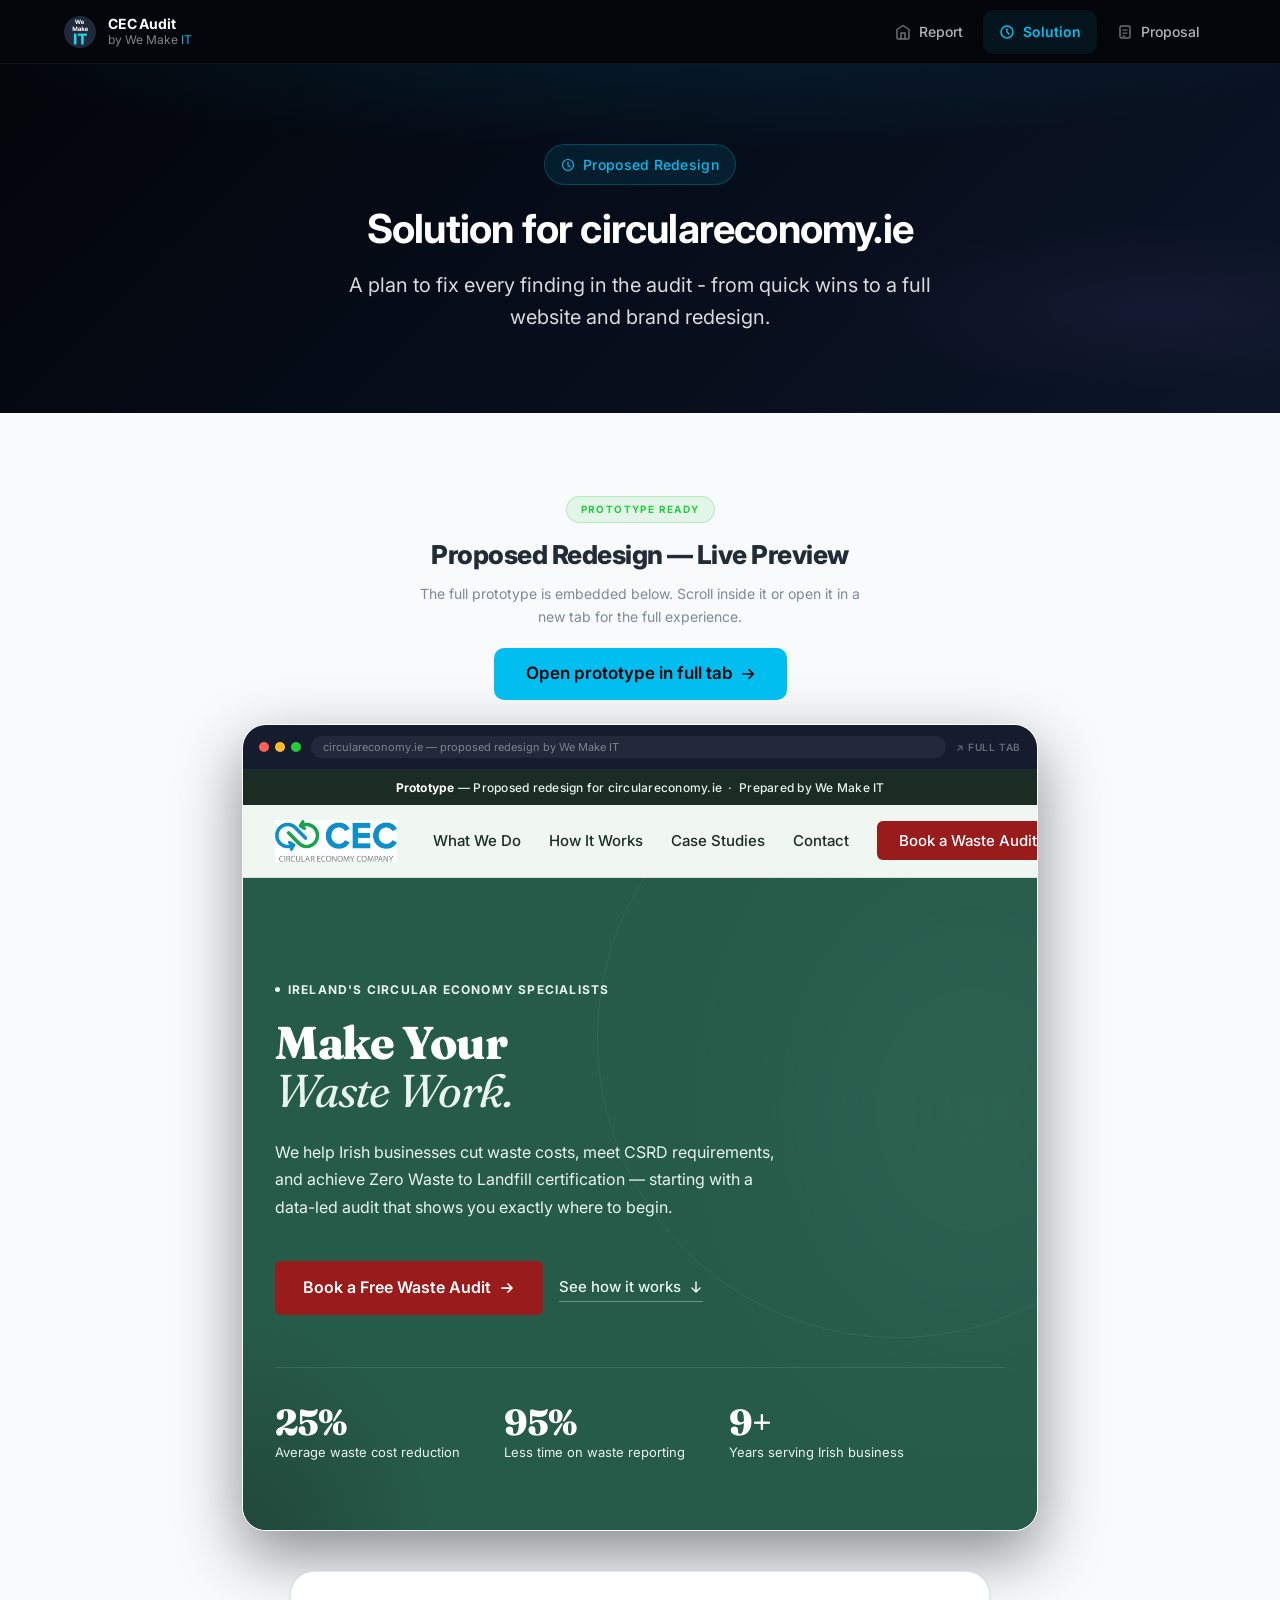
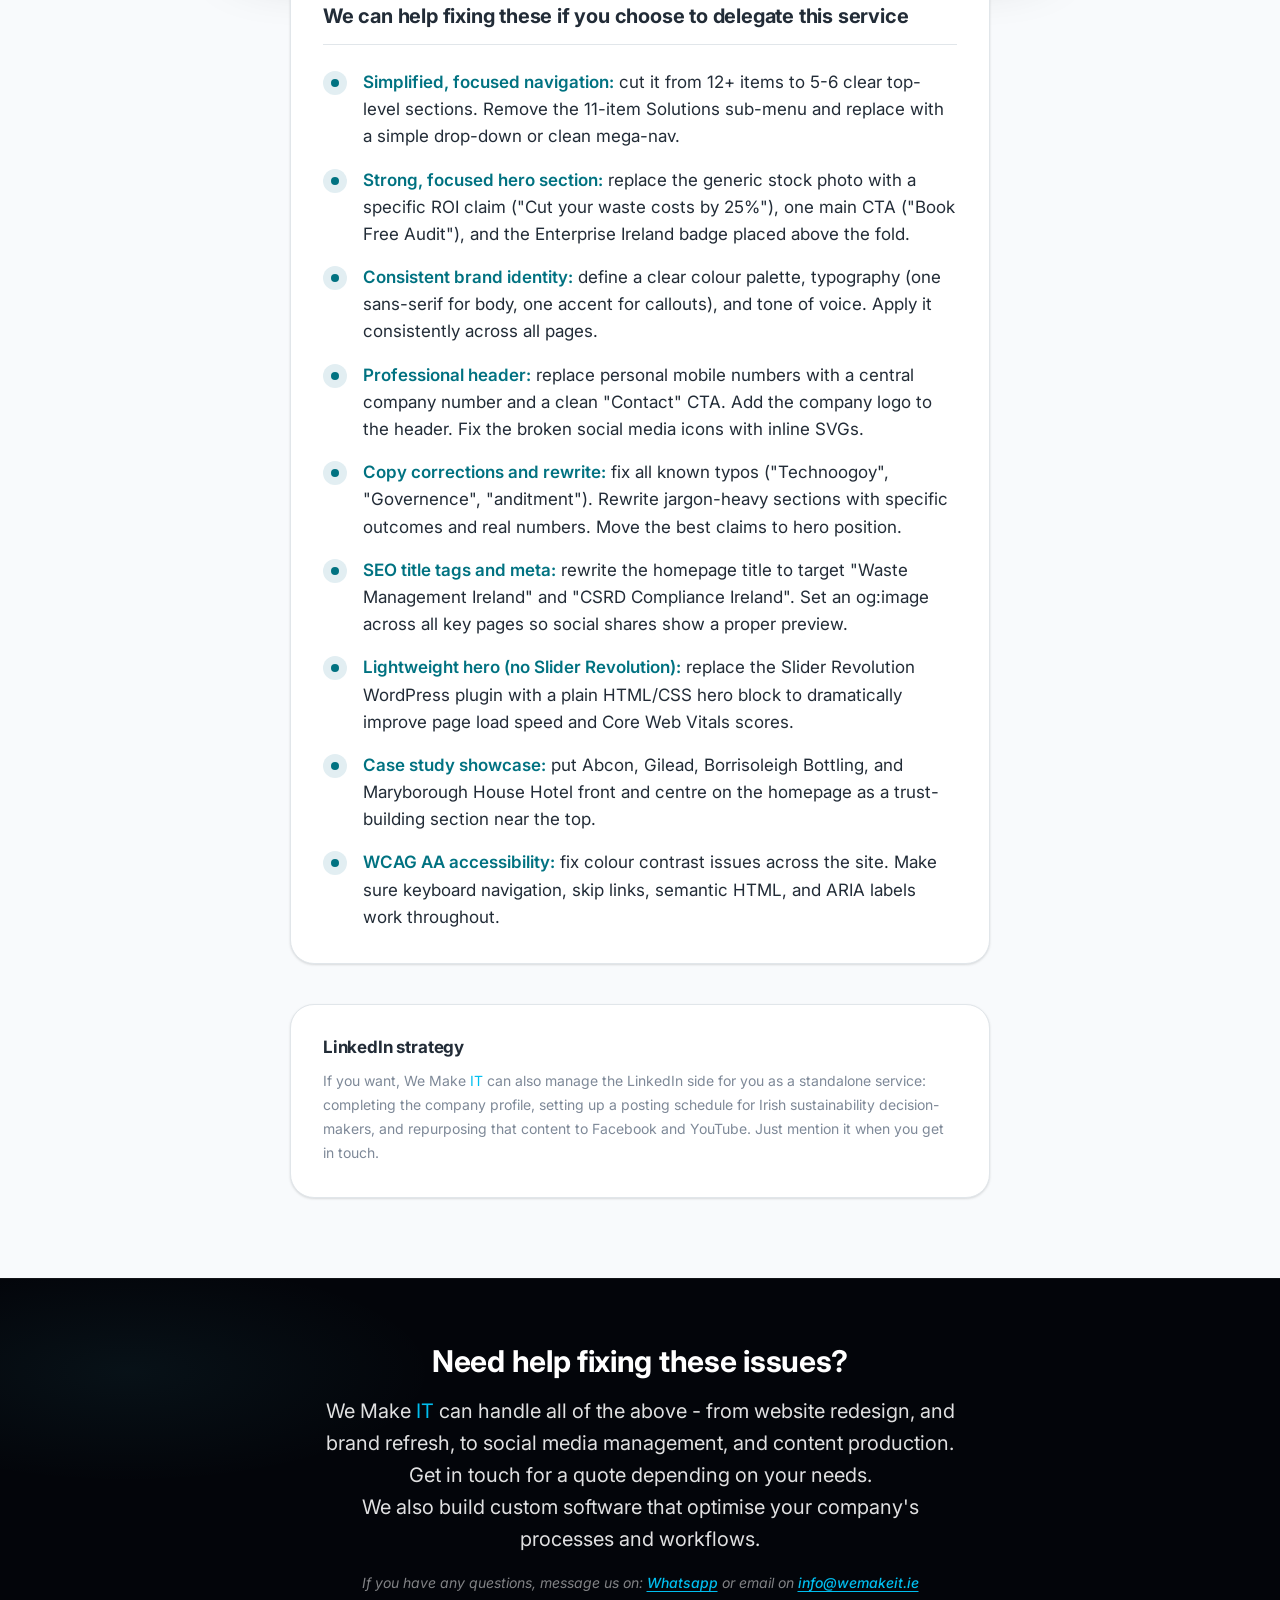
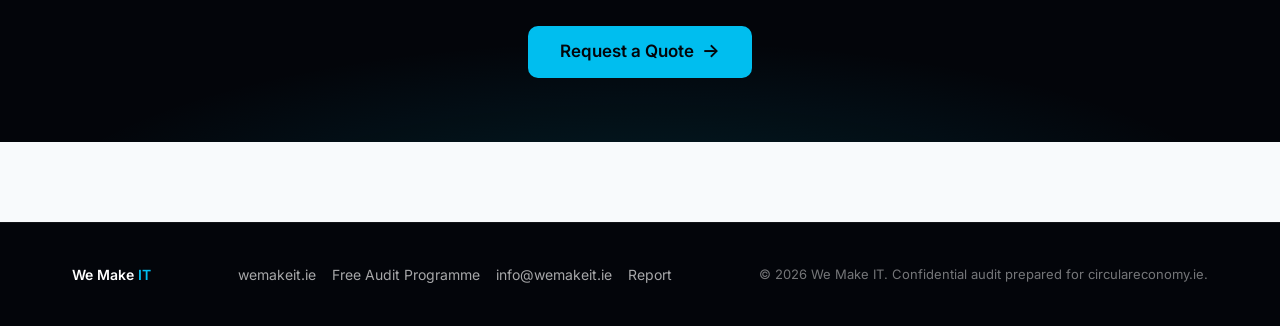
<file: solution.html>
<!DOCTYPE html>
<html lang="en">
<head>
  <meta charset="UTF-8" />
  <meta name="viewport" content="width=device-width, initial-scale=1.0" />
  <title>Solution - Proposed Redesign | CEC Audit by We Make IT</title>
  <meta name="description" content="Proposed website redesign and fix plan for circulareconomy.ie, addressing all findings from the We Make IT brand and digital audit." />
  <meta name="robots" content="noindex, nofollow" />

  <!-- Open Graph -->
  <meta property="og:type" content="website" />
  <meta property="og:title" content="Solution - Proposed Redesign for circulareconomy.ie" />
  <meta property="og:description" content="Proposed redesign and fixes for circulareconomy.ie, addressing UX, brand, SEO, and social issues identified in the audit by We Make IT." />

  <!-- Favicon -->
  <link rel="icon" type="image/png" href="assets/cec-logo.png" />

  <!-- Fonts -->
  <link rel="preconnect" href="https://fonts.googleapis.com" />
  <link rel="preconnect" href="https://fonts.gstatic.com" crossorigin />
  <link href="https://fonts.googleapis.com/css2?family=Inter:ital,wght@0,300;0,400;0,500;0,600;0,700;0,800;1,400&display=swap" rel="stylesheet" />

  <link rel="stylesheet" href="css/style.css" />
</head>
<body>

  <!-- Skip to main content -->
  <a class="skip-link" href="#main-content">Skip to main content</a>

  <!-- ── Navigation ─────────────────────────────────────────── -->
  <nav class="site-nav" aria-label="Primary navigation">
    <div class="nav-inner">
      <a class="nav-brand" href="index.html" aria-label="CEC Audit - by We Make IT">
        <img src="assets/logo_circle_small.png" alt="" class="nav-brand-logo" width="32" height="32" aria-hidden="true" />
        <div class="nav-brand-text">
          <span class="nav-brand-name">CEC Audit</span>
          <span class="nav-brand-sub">by We Make <span class="brand-it">IT</span></span>
        </div>
      </a>

      <button class="nav-toggle" aria-controls="nav-links" aria-expanded="false" aria-label="Open navigation menu">
        <svg width="20" height="20" viewBox="0 0 20 20" fill="none" aria-hidden="true">
          <path d="M3 5h14M3 10h14M3 15h14" stroke="currentColor" stroke-width="1.75" stroke-linecap="round"/>
        </svg>
      </button>

      <ul class="nav-links" id="nav-links" role="list">
        <li><a class="nav-link" href="index.html">
          <svg width="16" height="16" viewBox="0 0 16 16" fill="none" aria-hidden="true"><path d="M2 5.5l6-4 6 4V14a1 1 0 01-1 1H3a1 1 0 01-1-1V5.5z" stroke="currentColor" stroke-width="1.5" stroke-linejoin="round"/><path d="M6 15V9h4v6" stroke="currentColor" stroke-width="1.5" stroke-linejoin="round"/></svg>
          Report
        </a></li>
        <li><a class="nav-link" href="solution.html" aria-current="page">
          <svg width="16" height="16" viewBox="0 0 16 16" fill="none" aria-hidden="true"><circle cx="8" cy="8" r="6" stroke="currentColor" stroke-width="1.5"/><path d="M8 5v3l2 2" stroke="currentColor" stroke-width="1.5" stroke-linecap="round" stroke-linejoin="round"/></svg>
          Solution
        </a></li>
        <li><a class="nav-link" href="proposal.html">
          <svg width="16" height="16" viewBox="0 0 16 16" fill="none" aria-hidden="true"><rect x="3" y="2" width="10" height="12" rx="1.5" stroke="currentColor" stroke-width="1.5"/><path d="M6 6h4M6 9h4M6 12h2" stroke="currentColor" stroke-width="1.25" stroke-linecap="round"/></svg>
          Proposal
        </a></li>
      </ul>
    </div>
  </nav>

  <!-- ── Page Hero ───────────────────────────────────────────── -->
  <header class="page-hero" role="banner">
    <div class="container page-hero-inner">
      <div class="page-hero-eyebrow" aria-hidden="true">
        <svg width="14" height="14" viewBox="0 0 14 14" fill="none"><circle cx="7" cy="7" r="5.5" stroke="currentColor" stroke-width="1.2"/><path d="M7 4v3l2 2" stroke="currentColor" stroke-width="1.2" stroke-linecap="round" stroke-linejoin="round"/></svg>
        Proposed Redesign
      </div>
      <h1 class="page-hero-title">Solution for circulareconomy.ie</h1>
      <p class="page-hero-sub">A plan to fix every finding in the audit - from quick wins to a full website and brand redesign.</p>
    </div>
  </header>

  <!-- ── Main content ───────────────────────────────────────── -->
  <main id="main-content">

    <!-- Coming Soon block -->
    <section class="coming-soon-section" aria-labelledby="coming-soon-heading">
      <div class="container--narrow">

        <!-- Prototype preview header -->
        <div style="margin-bottom:var(--space-6);">
          <span style="font-size:0.625rem;font-weight:700;text-transform:uppercase;letter-spacing:0.14em;color:#28ca41;background:rgba(40,202,65,0.1);border:1px solid rgba(40,202,65,0.25);border-radius:100px;padding:4px 14px;display:inline-block;margin-bottom:var(--space-4);">Prototype ready</span>
          <h2 id="coming-soon-heading" style="font-size:clamp(1.125rem,3vw,1.625rem);font-weight:800;color:var(--color-text);margin:0 0 var(--space-3);letter-spacing:-0.02em;line-height:1.2;">Proposed Redesign — Live Preview</h2>
          <p style="color:var(--color-text-sec);font-size:var(--text-sm);max-width:52ch;line-height:1.65;margin:0 auto var(--space-5);text-align:center;">The full prototype is embedded below. Scroll inside it or open it in a new tab for the full experience.</p>
          <a href="prototype.html" target="_blank" rel="noopener noreferrer" class="btn btn-primary" style="text-decoration:none;">
            Open prototype in full tab
            <svg width="14" height="14" viewBox="0 0 13 13" fill="none" aria-hidden="true"><path d="M2 6.5h9M7.5 2.5l4 4-4 4" stroke="currentColor" stroke-width="1.5" stroke-linecap="round" stroke-linejoin="round"/></svg>
          </a>
        </div>

        <!-- Live iframe of the prototype -->
        <div style="margin-bottom:var(--space-10);border-radius:var(--radius-xl);overflow:hidden;border:1px solid rgba(255,255,255,0.1);box-shadow:0 24px 64px rgba(0,0,0,0.45);">
          <!-- Browser chrome -->
          <div style="background:#141c2e;padding:11px 16px;display:flex;align-items:center;gap:10px;border-bottom:1px solid rgba(255,255,255,0.06);">
            <span style="display:flex;gap:6px;flex-shrink:0;" aria-hidden="true">
              <span style="width:10px;height:10px;border-radius:50%;background:#ff5f57;display:block;"></span>
              <span style="width:10px;height:10px;border-radius:50%;background:#ffbd2e;display:block;"></span>
              <span style="width:10px;height:10px;border-radius:50%;background:#28ca41;display:block;"></span>
            </span>
            <span style="flex:1;background:rgba(255,255,255,0.06);border-radius:100px;height:22px;padding:0 12px;font-size:0.6875rem;color:rgba(255,255,255,0.42);display:flex;align-items:center;" aria-hidden="true">circulareconomy.ie — proposed redesign by We Make IT</span>
            <a href="prototype.html" target="_blank" rel="noopener noreferrer" style="color:rgba(255,255,255,0.35);font-size:0.625rem;font-weight:600;letter-spacing:0.06em;text-transform:uppercase;text-decoration:none;white-space:nowrap;transition:color 0.15s;" aria-label="Open prototype in new tab">↗ Full tab</a>
          </div>
          <!-- Iframe -->
          <iframe
            src="prototype.html"
            title="Proposed circulareconomy.ie redesign prototype"
            style="display:block;width:100%;height:760px;border:none;background:#1B4332;"
            loading="lazy"
          ></iframe>
        </div>

        <!-- Planned fixes list -->
        <div class="planned-fixes" role="region" aria-labelledby="planned-fixes-heading">
          <h3 class="planned-fixes-title" id="planned-fixes-heading">We can help fixing these if you choose to delegate this service</h3>
          <ul class="planned-fixes-list" aria-label="Planned improvements in the redesign">

            <li class="fix-item">
              <span class="fix-dot" aria-hidden="true"></span>
              <p class="fix-text"><strong>Simplified, focused navigation:</strong> cut it from 12+ items to 5-6 clear top-level sections. Remove the 11-item Solutions sub-menu and replace with a simple drop-down or clean mega-nav.</p>
            </li>

            <li class="fix-item">
              <span class="fix-dot" aria-hidden="true"></span>
              <p class="fix-text"><strong>Strong, focused hero section:</strong> replace the generic stock photo with a specific ROI claim ("Cut your waste costs by 25%"), one main CTA ("Book Free Audit"), and the Enterprise Ireland badge placed above the fold.</p>
            </li>

            <li class="fix-item">
              <span class="fix-dot" aria-hidden="true"></span>
              <p class="fix-text"><strong>Consistent brand identity:</strong> define a clear colour palette, typography (one sans-serif for body, one accent for callouts), and tone of voice. Apply it consistently across all pages.</p>
            </li>

            <li class="fix-item">
              <span class="fix-dot" aria-hidden="true"></span>
              <p class="fix-text"><strong>Professional header:</strong> replace personal mobile numbers with a central company number and a clean "Contact" CTA. Add the company logo to the header. Fix the broken social media icons with inline SVGs.</p>
            </li>

            <li class="fix-item">
              <span class="fix-dot" aria-hidden="true"></span>
              <p class="fix-text"><strong>Copy corrections and rewrite:</strong> fix all known typos ("Technoogoy", "Governence", "anditment"). Rewrite jargon-heavy sections with specific outcomes and real numbers. Move the best claims to hero position.</p>
            </li>

            <li class="fix-item">
              <span class="fix-dot" aria-hidden="true"></span>
              <p class="fix-text"><strong>SEO title tags and meta:</strong> rewrite the homepage title to target "Waste Management Ireland" and "CSRD Compliance Ireland". Set an og:image across all key pages so social shares show a proper preview.</p>
            </li>

            <li class="fix-item">
              <span class="fix-dot" aria-hidden="true"></span>
              <p class="fix-text"><strong>Lightweight hero (no Slider Revolution):</strong> replace the Slider Revolution WordPress plugin with a plain HTML/CSS hero block to dramatically improve page load speed and Core Web Vitals scores.</p>
            </li>

            <li class="fix-item">
              <span class="fix-dot" aria-hidden="true"></span>
              <p class="fix-text"><strong>Case study showcase:</strong> put Abcon, Gilead, Borrisoleigh Bottling, and Maryborough House Hotel front and centre on the homepage as a trust-building section near the top.</p>
            </li>

            <li class="fix-item">
              <span class="fix-dot" aria-hidden="true"></span>
              <p class="fix-text"><strong>WCAG AA accessibility:</strong> fix colour contrast issues across the site. Make sure keyboard navigation, skip links, semantic HTML, and ARIA labels work throughout.</p>
            </li>

          </ul>
        </div>

        <!-- LinkedIn as a plain secondary section -->
        <div class="planned-fixes" style="margin-top:var(--space-10);max-width:700px;margin-inline:auto;" role="region" aria-labelledby="extra-linkedin-heading">
          <h3 style="font-size:var(--text-base);font-weight:700;color:var(--color-text);margin-bottom:var(--space-3);" id="extra-linkedin-heading">LinkedIn strategy</h3>
          <p class="fix-text" style="font-size:var(--text-sm);color:var(--color-text-sec);line-height:1.7;">If you want, We Make <span class="brand-it">IT</span> can also manage the LinkedIn side for you as a standalone service: completing the company profile, setting up a posting schedule for Irish sustainability decision-makers, and repurposing that content to Facebook and YouTube. Just mention it when you get in touch.</p>
        </div>
      </div>
    </section>

    <!-- CTA Banner -->
   <section class="cta-banner" aria-labelledby="cta-heading">
      <div class="container cta-inner">
        <h2 class="cta-title" id="cta-heading">Need help fixing these issues?</h2>
        <p class="cta-body">We Make <span class="brand-it">IT</span> can handle all of the above - from website redesign, and brand refresh, to social media management, and content production. Get in touch for a quote depending on your needs. <br>We also build custom software that optimise your company's processes and workflows.</p>
        <p class="cta-note">If you have any questions, message us on: <a href="https://wa.me/353838158383" target="_blank" rel="noopener noreferrer" style="color:var(--color-sky);font-weight:500;">Whatsapp</a> or email on <a href="mailto:info@wemakeit.ie" style="color:var(--color-sky);font-weight:500;">info@wemakeit.ie</a></p>
        <a class="btn btn-primary btn-arrow" href="https://www.wemakeit.ie/en#quote" target="_blank" rel="noopener noreferrer">
          Request a Quote
        </a>
      </div>
    </section>

  </main>

  <!-- ── Footer ─────────────────────────────────────────────── -->
  <footer class="site-footer" role="contentinfo">
    <div class="container footer-inner">
      <span class="footer-brand">We Make <span class="brand-it">IT</span></span>
      <nav class="footer-links" aria-label="Footer navigation">
        <a href="https://www.wemakeit.ie" target="_blank" rel="noopener noreferrer">wemakeit.ie</a>
        <a href="https://www.wemakeit.ie/en/audit" target="_blank" rel="noopener noreferrer">Free Audit Programme</a>
        <a href="mailto:info@wemakeit.ie">info@wemakeit.ie</a>
        <a href="index.html">Report</a>
      </nav>
      <p class="footer-copy">&copy; 2026 We Make IT. Confidential audit prepared for circulareconomy.ie.</p>
    </div>
  </footer>

  <script src="js/main.js"></script>
</body>
</html>
</file>
<file: css/style.css>
/* ============================================================
   DESIGN TOKENS
   ============================================================ */
@import url('https://fonts.googleapis.com/css2?family=Inter:ital,wght@0,300;0,400;0,500;0,600;0,700;0,800;1,400&display=swap');

:root {
  /* ── wemakeit.ie colour tokens ── */
  --color-dark:        #03050a;
  --color-dark-2:      #0f172a;
  --color-dark-3:      #1d293d;
  --color-sky:         #00beef;
  --color-sky-hover:   #00a8d6;
  --color-cyan-light:  #53d7f1;
  --color-deep-cyan:   #007281;

  /* Page colours */
  --color-bg:          #f8fafc;
  --color-surface:     #ffffff;
  --color-text:        #222c37;
  --color-text-sec:    #7e8998;
  --color-border:      #e1e6ea;
  --color-accent:      #007281;
  --color-accent-dark: #005f78;
  --color-purple:      #b574ff;
  --color-green:       #016630;
  --color-amber:       #b75000;
  --color-red:         #e40014;
  --color-blue:        #1447e6;
  --color-green-bg:    #f0fdf4;
  --color-amber-bg:    #fffbeb;
  --color-red-bg:      #fff1f2;
  --color-blue-bg:     #dbeafe;

  /* Nav */
  --nav-height: 64px;

  /* Spacing scale */
  --space-1: 0.25rem;
  --space-2: 0.5rem;
  --space-3: 0.75rem;
  --space-4: 1rem;
  --space-5: 1.25rem;
  --space-6: 1.5rem;
  --space-8: 2rem;
  --space-10: 2.5rem;
  --space-12: 3rem;
  --space-16: 4rem;
  --space-20: 5rem;
  --space-24: 6rem;

  /* Type scale */
  --text-sm:   clamp(0.8125rem, 1.5vw, 0.875rem);
  --text-base: clamp(1rem, 2vw, 1.0625rem);
  --text-lg:   clamp(1.0625rem, 2.2vw, 1.25rem);
  --text-xl:   clamp(1.25rem, 2.5vw, 1.5rem);
  --text-2xl:  clamp(1.5rem, 3vw, 1.875rem);
  --text-3xl:  clamp(1.875rem, 4vw, 2.5rem);
  --text-4xl:  clamp(2.25rem, 5vw, 3.25rem);

  /* Radii */
  --radius-sm: 6px;
  --radius-md: 10px;
  --radius-lg: 16px;
  --radius-xl: 24px;

  /* Shadows */
  --shadow-sm:  0 1px 3px rgb(0 0 0 / 0.08), 0 1px 2px rgb(0 0 0 / 0.06);
  --shadow-md:  0 4px 12px rgb(0 0 0 / 0.08), 0 2px 4px rgb(0 0 0 / 0.06);
  --shadow-lg:  0 10px 30px rgb(0 0 0 / 0.10), 0 4px 8px rgb(0 0 0 / 0.06);

  /* Transitions */
  --transition: 180ms ease;
}

/* ============================================================
   RESET & BASE
   ============================================================ */
*, *::before, *::after {
  box-sizing: border-box;
  margin: 0;
  padding: 0;
}

html {
  scroll-behavior: smooth;
  font-size: 100%;
  -webkit-text-size-adjust: 100%;
}

@media (prefers-reduced-motion: reduce) {
  html { scroll-behavior: auto; }
  *, *::before, *::after {
    animation-duration: 0.01ms !important;
    animation-iteration-count: 1 !important;
    transition-duration: 0.01ms !important;
    scroll-behavior: auto !important;
  }
}

body {
  font-family: 'Inter', ui-sans-serif, system-ui, -apple-system, sans-serif;
  font-size: var(--text-base);
  font-weight: 400;
  line-height: 1.65;
  color: var(--color-text);
  background-color: var(--color-bg);
  -webkit-font-smoothing: antialiased;
  min-height: 100dvh;
}

img, svg { display: block; max-width: 100%; }

a {
  color: var(--color-accent);
  text-decoration: underline;
  text-underline-offset: 3px;
  text-decoration-thickness: 1px;
  transition: color var(--transition), text-decoration-color var(--transition);
}
a:hover { color: var(--color-accent-dark); }

ul, ol { list-style: none; }

h1, h2, h3, h4, h5, h6 {
  font-weight: 700;
  line-height: 1.2;
  letter-spacing: -0.01em;
  color: var(--color-text);
}

/* ============================================================
   ACCESSIBILITY UTILITIES
   ============================================================ */
.sr-only {
  position: absolute;
  width: 1px;
  height: 1px;
  padding: 0;
  margin: -1px;
  overflow: hidden;
  clip: rect(0,0,0,0);
  white-space: nowrap;
  border-width: 0;
}

.skip-link {
  position: absolute;
  top: -9999px;
  left: var(--space-4);
  z-index: 9999;
  background: var(--color-accent);
  color: #fff;
  padding: var(--space-3) var(--space-6);
  border-radius: 0 0 var(--radius-md) var(--radius-md);
  font-weight: 600;
  font-size: var(--text-base);
  text-decoration: none;
  transition: top var(--transition);
}
.skip-link:focus { top: 0; }

/* Focus visible */
:focus-visible {
  outline: 2px solid var(--color-cyan-light);
  outline-offset: 2px;
  border-radius: var(--radius-sm);
}
:focus:not(:focus-visible) { outline: none; }

/* ============================================================
   NAVIGATION  — wemakeit.ie dark style
   ============================================================ */
.site-nav {
  position: sticky;
  top: 0;
  z-index: 100;
  height: var(--nav-height);
  background: var(--color-dark);
  border-bottom: 1px solid rgb(255 255 255 / 0.06);
  transition: box-shadow var(--transition);
}
.site-nav.scrolled {
  box-shadow: 0 1px 0 rgb(255 255 255 / 0.06), 0 4px 24px rgb(0 0 0 / 0.4);
}

.nav-inner {
  max-width: 1200px;
  margin-inline: auto;
  padding-inline: var(--space-6);
  height: 100%;
  display: flex;
  align-items: center;
  justify-content: space-between;
  gap: var(--space-4);
}

.nav-brand {
  display: flex;
  align-items: center;
  gap: var(--space-3);
  text-decoration: none;
  color: #fff;
}
.nav-brand:hover { color: var(--color-sky); }
.nav-brand:hover .nav-brand-sub { color: var(--color-sky); }

.nav-brand-logo {
  width: 32px;
  height: 32px;
  border-radius: var(--radius-sm);
  display: block;
  flex-shrink: 0;
  object-fit: contain;
}
.brand-it { color: var(--color-sky); }

.nav-brand-text {
  display: flex;
  flex-direction: column;
  line-height: 1.2;
}
.nav-brand-name {
  font-weight: 700;
  font-size: var(--text-sm);
  color: #fff;
  letter-spacing: -0.01em;
}
.nav-brand-sub {
  font-size: 0.75rem;
  color: rgb(255 255 255 / 0.5);
  font-weight: 400;
  transition: color var(--transition);
}

.nav-links {
  display: flex;
  align-items: center;
  gap: var(--space-1);
}

.nav-link {
  display: inline-flex;
  align-items: center;
  gap: var(--space-2);
  padding: var(--space-2) var(--space-4);
  border-radius: var(--radius-md);
  font-size: var(--text-sm);
  font-weight: 500;
  color: rgb(255 255 255 / 0.7);
  text-decoration: none;
  transition: color var(--transition), background var(--transition);
  white-space: nowrap;
  min-height: 44px;
}
.nav-link svg { opacity: 0.6; transition: opacity var(--transition); }
.nav-link:hover {
  color: #fff;
  background: rgb(255 255 255 / 0.06);
}
.nav-link:hover svg { opacity: 1; }
.nav-link[aria-current="page"] {
  color: var(--color-sky);
  background: rgb(0 190 239 / 0.08);
  font-weight: 600;
}
.nav-link[aria-current="page"] svg { opacity: 1; color: var(--color-sky); }

/* Mobile hamburger */
.nav-toggle {
  display: none;
  align-items: center;
  justify-content: center;
  width: 44px;
  height: 44px;
  background: none;
  border: 1px solid rgb(255 255 255 / 0.15);
  border-radius: var(--radius-md);
  cursor: pointer;
  color: #fff;
  transition: background var(--transition), border-color var(--transition);
  flex-shrink: 0;
}
.nav-toggle:hover {
  background: rgb(255 255 255 / 0.08);
  border-color: rgb(255 255 255 / 0.3);
}

.nav-toggle svg { pointer-events: none; }

@media (max-width: 640px) {
  .nav-toggle { display: flex; }
  .nav-links {
    position: absolute;
    top: var(--nav-height);
    left: 0;
    right: 0;
    background: var(--color-dark);
    border-bottom: 1px solid rgb(255 255 255 / 0.08);
    padding: var(--space-4);
    flex-direction: column;
    align-items: stretch;
    gap: var(--space-2);
    display: none;
    box-shadow: 0 8px 32px rgb(0 0 0 / 0.5);
  }
  .nav-links.open { display: flex; }
  .nav-link { justify-content: center; }
  .nav-brand-text { display: none; }
}

/* ============================================================
   LAYOUT
   ============================================================ */
.container {
  max-width: 1200px;
  margin-inline: auto;
  padding-inline: clamp(var(--space-4), 5vw, var(--space-8));
}

.container--narrow {
  max-width: 860px;
  margin-inline: auto;
  padding-inline: clamp(var(--space-4), 5vw, var(--space-8));
}

main { padding-bottom: var(--space-20); }

/* ============================================================
   HERO  — wemakeit.ie dark style
   ============================================================ */
.hero {
  padding-block: clamp(var(--space-16), 10vw, 7rem);
  background: linear-gradient(135deg, var(--color-dark) 0%, #060d1a 50%, #0c1628 100%);
  color: #fff;
  position: relative;
  overflow: hidden;
}

/* Subtle noise texture layer */
.hero::before {
  content: '';
  position: absolute;
  inset: 0;
  background:
    radial-gradient(ellipse 80% 50% at 50% -10%, rgb(0 190 239 / 0.12) 0%, transparent 70%),
    radial-gradient(ellipse 40% 40% at 90% 60%, rgb(83 215 241 / 0.06) 0%, transparent 60%);
  pointer-events: none;
}

.hero-inner {
  position: relative;
  z-index: 1;
}

.hero-eyebrow {
  display: inline-flex;
  align-items: center;
  gap: var(--space-2);
  background: rgb(0 190 239 / 0.10);
  border: 1px solid rgb(0 190 239 / 0.25);
  color: var(--color-sky);
  font-size: var(--text-sm);
  font-weight: 500;
  padding: var(--space-2) var(--space-4);
  border-radius: 999px;
  margin-bottom: var(--space-8);
  letter-spacing: 0.02em;
}

.hero-title {
  font-size: var(--text-4xl);
  font-weight: 800;
  color: #fff;
  margin-bottom: var(--space-5);
  letter-spacing: -0.03em;
  max-width: 22ch;
  line-height: 1.08;
}

.hero-title span {
  color: rgb(255 255 255 / 0.55);
  font-weight: 400;
  display: block;
  font-size: clamp(1.125rem, 2.5vw, 1.5rem);
  letter-spacing: -0.01em;
  margin-top: var(--space-4);
  line-height: 1.5;
}

.hero-meta {
  display: flex;
  flex-wrap: wrap;
  gap: var(--space-4);
  margin-top: var(--space-8);
  padding-top: var(--space-6);
  border-top: 1px solid rgb(255 255 255 / 0.08);
}

.hero-meta-item {
  display: flex;
  align-items: center;
  gap: var(--space-2);
  font-size: var(--text-sm);
  color: rgb(255 255 255 / 0.55);
}

.hero-meta-item svg { color: var(--color-sky); opacity: 0.8; }

.hero-meta-item strong {
  color: rgb(255 255 255 / 0.85);
  font-weight: 600;
}

/* ============================================================
   SCORES SECTION
   ============================================================ */
.scores-section {
  padding-block: var(--space-12);
  background: var(--color-surface);
  border-bottom: 1px solid var(--color-border);
}

.scores-grid {
  display: grid;
  grid-template-columns: repeat(auto-fit, minmax(180px, 1fr));
  gap: var(--space-4);
  margin-top: var(--space-8);
}

.score-card {
  background: var(--color-bg);
  border: 1px solid var(--color-border);
  border-radius: var(--radius-lg);
  padding: var(--space-6);
  text-align: center;
  transition: box-shadow var(--transition), transform var(--transition);
}
.score-card:hover {
  box-shadow: var(--shadow-md);
  transform: translateY(-2px);
}

.score-number {
  font-size: clamp(2.5rem, 6vw, 3.5rem);
  font-weight: 700;
  line-height: 1;
  letter-spacing: -0.03em;
  display: block;
  margin-bottom: var(--space-1);
}
.score-denom {
  font-size: var(--text-lg);
  font-weight: 400;
  opacity: 0.5;
}

.score-label {
  font-size: var(--text-sm);
  font-weight: 500;
  color: var(--color-text-sec);
  margin-top: var(--space-2);
}

/* Score colour coding */
.score-card[data-score="3"] .score-number,
.score-card[data-score="4"] .score-number { color: var(--color-red); }
.score-card[data-score="5"] .score-number { color: var(--color-amber); }
.score-card[data-score="6"] .score-number,
.score-card[data-score="7"] .score-number { color: var(--color-green); }

/* ============================================================
   SECTION HEADER
   ============================================================ */
.audit-section {
  padding-block: var(--space-16);
}
.audit-section + .audit-section {
  border-top: 1px solid var(--color-border);
}

.section-header {
  margin-bottom: var(--space-8);
}

.section-number {
  font-size: 0.6875rem;
  font-weight: 700;
  color: var(--color-deep-cyan);
  text-transform: uppercase;
  letter-spacing: 0.1em;
  display: block;
  margin-bottom: var(--space-3);
}

.section-title {
  font-size: var(--text-2xl);
  font-weight: 700;
  color: var(--color-text);
  margin-bottom: var(--space-3);
}

.section-subtitle {
  font-size: var(--text-base);
  color: var(--color-text-sec);
  max-width: 60ch;
  line-height: 1.6;
}

/* ============================================================
   AUDIT CARDS
   ============================================================ */
.cards-grid {
  display: grid;
  grid-template-columns: repeat(auto-fill, minmax(min(100%, 340px), 1fr));
  gap: var(--space-5);
}

.audit-card {
  background: var(--color-surface);
  border: 1px solid var(--color-border);
  border-radius: var(--radius-lg);
  padding: var(--space-6);
  display: flex;
  flex-direction: column;
  gap: var(--space-3);
  transition: box-shadow var(--transition), transform var(--transition), border-color var(--transition);
  position: relative;
  overflow: hidden;
}
.audit-card::before {
  content: '';
  position: absolute;
  top: 0;
  left: 0;
  right: 0;
  height: 3px;
  background: var(--card-accent, var(--color-border));
}
.audit-card:hover {
  box-shadow: var(--shadow-md);
  transform: translateY(-2px);
  border-color: var(--card-accent, var(--color-border));
}

.audit-card--issue  { --card-accent: var(--color-red); }
.audit-card--warning { --card-accent: var(--color-amber); }
.audit-card--good   { --card-accent: var(--color-green); }

.audit-card--issue  { background: var(--color-red-bg); border-color: rgb(190 18 60 / 0.15); }
.audit-card--warning { background: var(--color-amber-bg); border-color: rgb(146 64 14 / 0.15); }
.audit-card--good   { background: var(--color-green-bg); border-color: rgb(22 101 52 / 0.15); }

.card-badge {
  display: inline-flex;
  align-items: center;
  gap: var(--space-2);
  padding: var(--space-1) var(--space-3);
  border-radius: 999px;
  font-size: 0.6875rem;
  font-weight: 700;
  letter-spacing: 0.06em;
  text-transform: uppercase;
  width: fit-content;
  line-height: 1.4;
}

.badge-issue   { background: var(--color-red);   color: #fff; }
.badge-warning { background: var(--color-amber);  color: #fff; }
.badge-good    { background: var(--color-green);  color: #fff; }

.card-title {
  font-size: var(--text-base);
  font-weight: 600;
  color: var(--color-text);
  line-height: 1.35;
}

.card-body {
  font-size: var(--text-sm);
  color: var(--color-text-sec);
  line-height: 1.65;
  flex: 1;
}

.card-fix {
  margin-top: var(--space-2);
  padding: var(--space-3) var(--space-4);
  background: rgb(0 114 129 / 0.07);
  border-left: 3px solid var(--color-deep-cyan);
  border-radius: 0 var(--radius-sm) var(--radius-sm) 0;
  font-size: var(--text-sm);
  color: var(--color-text);
  line-height: 1.55;
}

.card-fix strong {
  display: block;
  font-weight: 600;
  color: var(--color-deep-cyan);
  font-size: 0.6875rem;
  text-transform: uppercase;
  letter-spacing: 0.06em;
  margin-bottom: var(--space-1);
}

/* ============================================================
   PRIORITY ACTIONS
   ============================================================ */
.priority-section {
  background: var(--color-surface);
  border-top: 1px solid var(--color-border);
  padding-block: var(--space-16);
}

.priority-list {
  display: flex;
  flex-direction: column;
  gap: var(--space-4);
  margin-top: var(--space-8);
  counter-reset: priority-counter;
}

.priority-item {
  display: flex;
  align-items: flex-start;
  gap: var(--space-5);
  background: var(--color-bg);
  border: 1px solid var(--color-border);
  border-radius: var(--radius-lg);
  padding: var(--space-5) var(--space-6);
  transition: box-shadow var(--transition), transform var(--transition);
}
.priority-item:hover {
  box-shadow: var(--shadow-sm);
  transform: translateX(4px);
}

.priority-num {
  flex-shrink: 0;
  width: 36px;
  height: 36px;
  background: var(--color-dark);
  border: 2px solid var(--color-sky);
  color: var(--color-sky);
  border-radius: 50%;
  display: flex;
  align-items: center;
  justify-content: center;
  font-weight: 700;
  font-size: var(--text-sm);
  margin-top: 2px;
}

.priority-text {
  font-size: var(--text-base);
  color: var(--color-text);
  line-height: 1.6;
}

.priority-text strong { font-weight: 600; }

/* ============================================================
   REFERENCES
   ============================================================ */
.references-section {
  padding-block: var(--space-16);
  border-top: 1px solid var(--color-border);
}

.references-grid {
  display: grid;
  grid-template-columns: repeat(auto-fill, minmax(min(100%, 320px), 1fr));
  gap: var(--space-6);
  margin-top: var(--space-8);
}

.ref-group {
  display: flex;
  flex-direction: column;
  gap: var(--space-3);
}

.ref-group-title {
  font-size: var(--text-sm);
  font-weight: 700;
  color: var(--color-text);
  text-transform: uppercase;
  letter-spacing: 0.06em;
  padding-bottom: var(--space-3);
  border-bottom: 2px solid var(--color-deep-cyan);
}

.ref-link {
  display: flex;
  align-items: center;
  gap: var(--space-2);
  font-size: var(--text-sm);
  color: var(--color-accent);
  text-decoration: none;
  padding: var(--space-2) var(--space-3);
  border-radius: var(--radius-sm);
  border: 1px solid transparent;
  transition: background var(--transition), border-color var(--transition);
  word-break: break-word;
  min-height: 44px;
}
.ref-link:hover {
  background: rgb(0 114 129 / 0.07);
  border-color: var(--color-accent);
  text-decoration: underline;
}
.ref-label {
  font-size: 0.6875rem;
  color: var(--color-text-sec);
  font-weight: 500;
  display: block;
}

/* ============================================================
   CTA BANNER  — wemakeit.ie dark style
   ============================================================ */
.cta-banner {
  background: var(--color-dark);
  color: #fff;
  padding-block: clamp(var(--space-10), 6vw, var(--space-16));
  position: relative;
  overflow: hidden;
  border-top: 1px solid rgb(255 255 255 / 0.06);
}

.cta-banner::before {
  content: '';
  position: absolute;
  inset: 0;
  background:
    radial-gradient(ellipse 70% 60% at 50% 120%, rgb(0 190 239 / 0.15) 0%, transparent 70%),
    radial-gradient(ellipse 40% 40% at 10% 20%, rgb(83 215 241 / 0.06) 0%, transparent 60%);
  pointer-events: none;
}

.cta-inner {
  position: relative;
  z-index: 1;
  text-align: center;
  max-width: 700px;
  margin-inline: auto;
}

.cta-title {
  font-size: var(--text-2xl);
  font-weight: 700;
  color: #fff;
  margin-bottom: var(--space-4);
  letter-spacing: -0.01em;
}

.cta-body {
  font-size: var(--text-lg);
  color: rgb(255 255 255 / 0.88);
  line-height: 1.6;
  margin-bottom: var(--space-8);
}

.cta-note {
  font-size: var(--text-sm);
  font-style: italic;
  color: rgb(255 255 255 / 0.5);
  margin-bottom: var(--space-8);
  margin-top: calc(-1 * var(--space-4));
}

.btn {
  display: inline-flex;
  align-items: center;
  gap: var(--space-2);
  font-family: 'Inter', sans-serif;
  font-weight: 600;
  font-size: var(--text-base);
  text-decoration: none;
  border-radius: var(--radius-md);
  padding: var(--space-4) var(--space-8);
  transition: background var(--transition), transform var(--transition), box-shadow var(--transition);
  min-height: 52px;
  cursor: pointer;
  border: none;
  line-height: 1;
}

.btn:hover { transform: translateY(-1px); }
.btn:active { transform: translateY(0); }

.btn-primary {
  background: var(--color-sky);
  color: var(--color-dark);
}
.btn-primary:hover {
  background: var(--color-sky-hover);
  box-shadow: 0 8px 24px rgb(0 190 239 / 0.3);
  color: var(--color-dark);
}

.btn-arrow::after {
  content: '→';
  font-size: 1.1em;
  transition: transform var(--transition);
}
.btn-arrow:hover::after { transform: translateX(4px); }

/* ============================================================
   PAGE HEADER (for sub-pages)  — wemakeit.ie dark style
   ============================================================ */
.page-hero {
  padding-block: clamp(var(--space-10), 7vw, var(--space-20));
  background: linear-gradient(135deg, var(--color-dark) 0%, #060d1a 50%, #0c1628 100%);
  color: #fff;
  text-align: center;
  position: relative;
  overflow: hidden;
}
.page-hero::before {
  content: '';
  position: absolute;
  inset: 0;
  background:
    radial-gradient(ellipse 80% 50% at 50% -10%, rgb(0 190 239 / 0.10) 0%, transparent 70%),
    radial-gradient(ellipse 40% 40% at 90% 70%, rgb(181 116 255 / 0.06) 0%, transparent 60%);
  pointer-events: none;
}
.page-hero-inner { position: relative; z-index: 1; }
.page-hero-eyebrow {
  display: inline-flex;
  align-items: center;
  gap: var(--space-2);
  background: rgb(0 190 239 / 0.10);
  border: 1px solid rgb(0 190 239 / 0.25);
  color: var(--color-sky);
  font-size: var(--text-sm);
  font-weight: 500;
  padding: var(--space-2) var(--space-4);
  border-radius: 999px;
  margin-bottom: var(--space-5);
  letter-spacing: 0.02em;
}
.page-hero-title {
  font-size: var(--text-3xl);
  font-weight: 700;
  color: #fff;
  margin-bottom: var(--space-4);
  letter-spacing: -0.02em;
}
.page-hero-sub {
  font-size: var(--text-lg);
  color: rgb(255 255 255 / 0.85);
  max-width: 50ch;
  margin-inline: auto;
  line-height: 1.6;
}

/* ============================================================
   COMING SOON
   ============================================================ */
.coming-soon-section {
  padding-block: var(--space-20);
  text-align: center;
}

.coming-soon-badge {
  font-size: var(--text-sm);
  font-weight: 700;
  color: var(--color-sky);
  text-transform: uppercase;
  letter-spacing: 0.1em;
  display: block;
  margin-bottom: var(--space-4);
}

.coming-soon-icon {
  width: 80px;
  height: 80px;
  background: rgb(14 116 144 / 0.1);
  border-radius: 50%;
  display: flex;
  align-items: center;
  justify-content: center;
  margin-inline: auto;
  margin-bottom: var(--space-6);
}

.coming-soon-title {
  font-size: var(--text-3xl);
  font-weight: 700;
  margin-bottom: var(--space-4);
  letter-spacing: -0.02em;
}

.coming-soon-desc {
  font-size: var(--text-lg);
  color: var(--color-text-sec);
  max-width: 52ch;
  margin-inline: auto;
  line-height: 1.65;
  margin-bottom: var(--space-10);
}

.planned-fixes {
  max-width: 700px;
  margin-inline: auto;
  text-align: left;
  background: var(--color-surface);
  border: 1px solid var(--color-border);
  border-radius: var(--radius-xl);
  padding: var(--space-8);
  box-shadow: var(--shadow-sm);
}

.planned-fixes-title {
  font-size: var(--text-lg);
  font-weight: 700;
  color: var(--color-text);
  margin-bottom: var(--space-6);
  padding-bottom: var(--space-4);
  border-bottom: 1px solid var(--color-border);
}

.planned-fixes-list {
  display: flex;
  flex-direction: column;
  gap: var(--space-4);
}

.fix-item {
  display: flex;
  align-items: flex-start;
  gap: var(--space-4);
}

.fix-dot {
  flex-shrink: 0;
  width: 24px;
  height: 24px;
  border-radius: 50%;
  background: rgb(14 116 144 / 0.12);
  display: flex;
  align-items: center;
  justify-content: center;
  margin-top: 2px;
}
.fix-dot::after {
  content: '';
  width: 8px;
  height: 8px;
  border-radius: 50%;
  background: var(--color-accent);
}

.fix-text {
  font-size: var(--text-base);
  color: var(--color-text);
  line-height: 1.6;
}
.fix-text strong { font-weight: 600; color: var(--color-deep-cyan); }

/* ============================================================
   FOOTER
   ============================================================ */
.site-footer {
  background: var(--color-dark);
  border-top: 1px solid rgb(255 255 255 / 0.06);
  color: rgb(255 255 255 / 0.7);
  padding-block: var(--space-10);
  font-size: var(--text-sm);
}

.footer-inner {
  display: flex;
  flex-wrap: wrap;
  gap: var(--space-6);
  align-items: center;
  justify-content: space-between;
}

.footer-brand { color: #fff; font-weight: 600; }
.footer-links {
  display: flex;
  flex-wrap: wrap;
  gap: var(--space-4);
}
.footer-links a {
  color: rgb(255 255 255 / 0.65);
  text-decoration: none;
  transition: color var(--transition);
}
.footer-links a:hover { color: #fff; }

.footer-copy { color: rgb(255 255 255 / 0.45); font-size: 0.8125rem; }

/* ============================================================
   UTILITY
   ============================================================ */
.text-accent { color: var(--color-deep-cyan); }
.text-sky    { color: var(--color-sky); }

.section-intro {
  background: var(--color-surface);
  border: 1px solid var(--color-border);
  border-radius: var(--radius-lg);
  padding: var(--space-6);
  margin-bottom: var(--space-8);
  font-size: var(--text-base);
  color: var(--color-text-sec);
  line-height: 1.7;
  max-width: 72ch;
}
</file>
